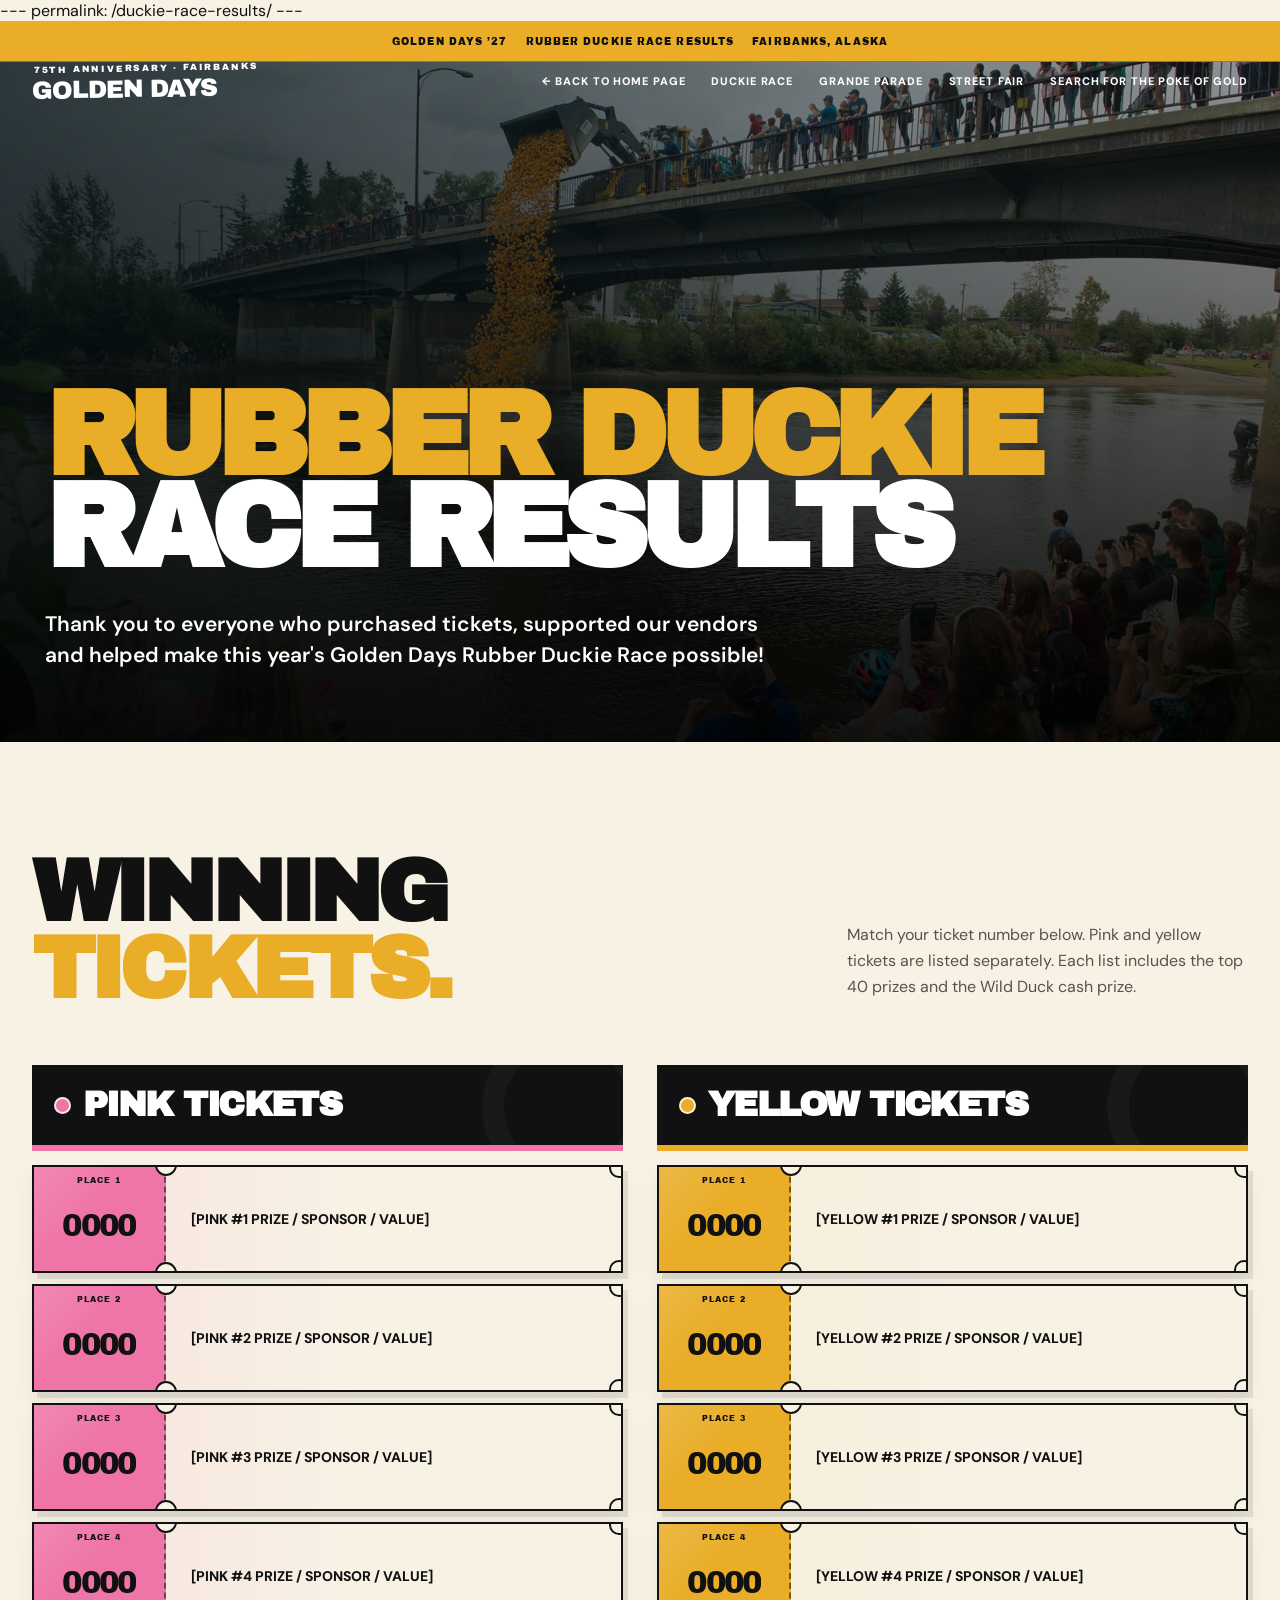
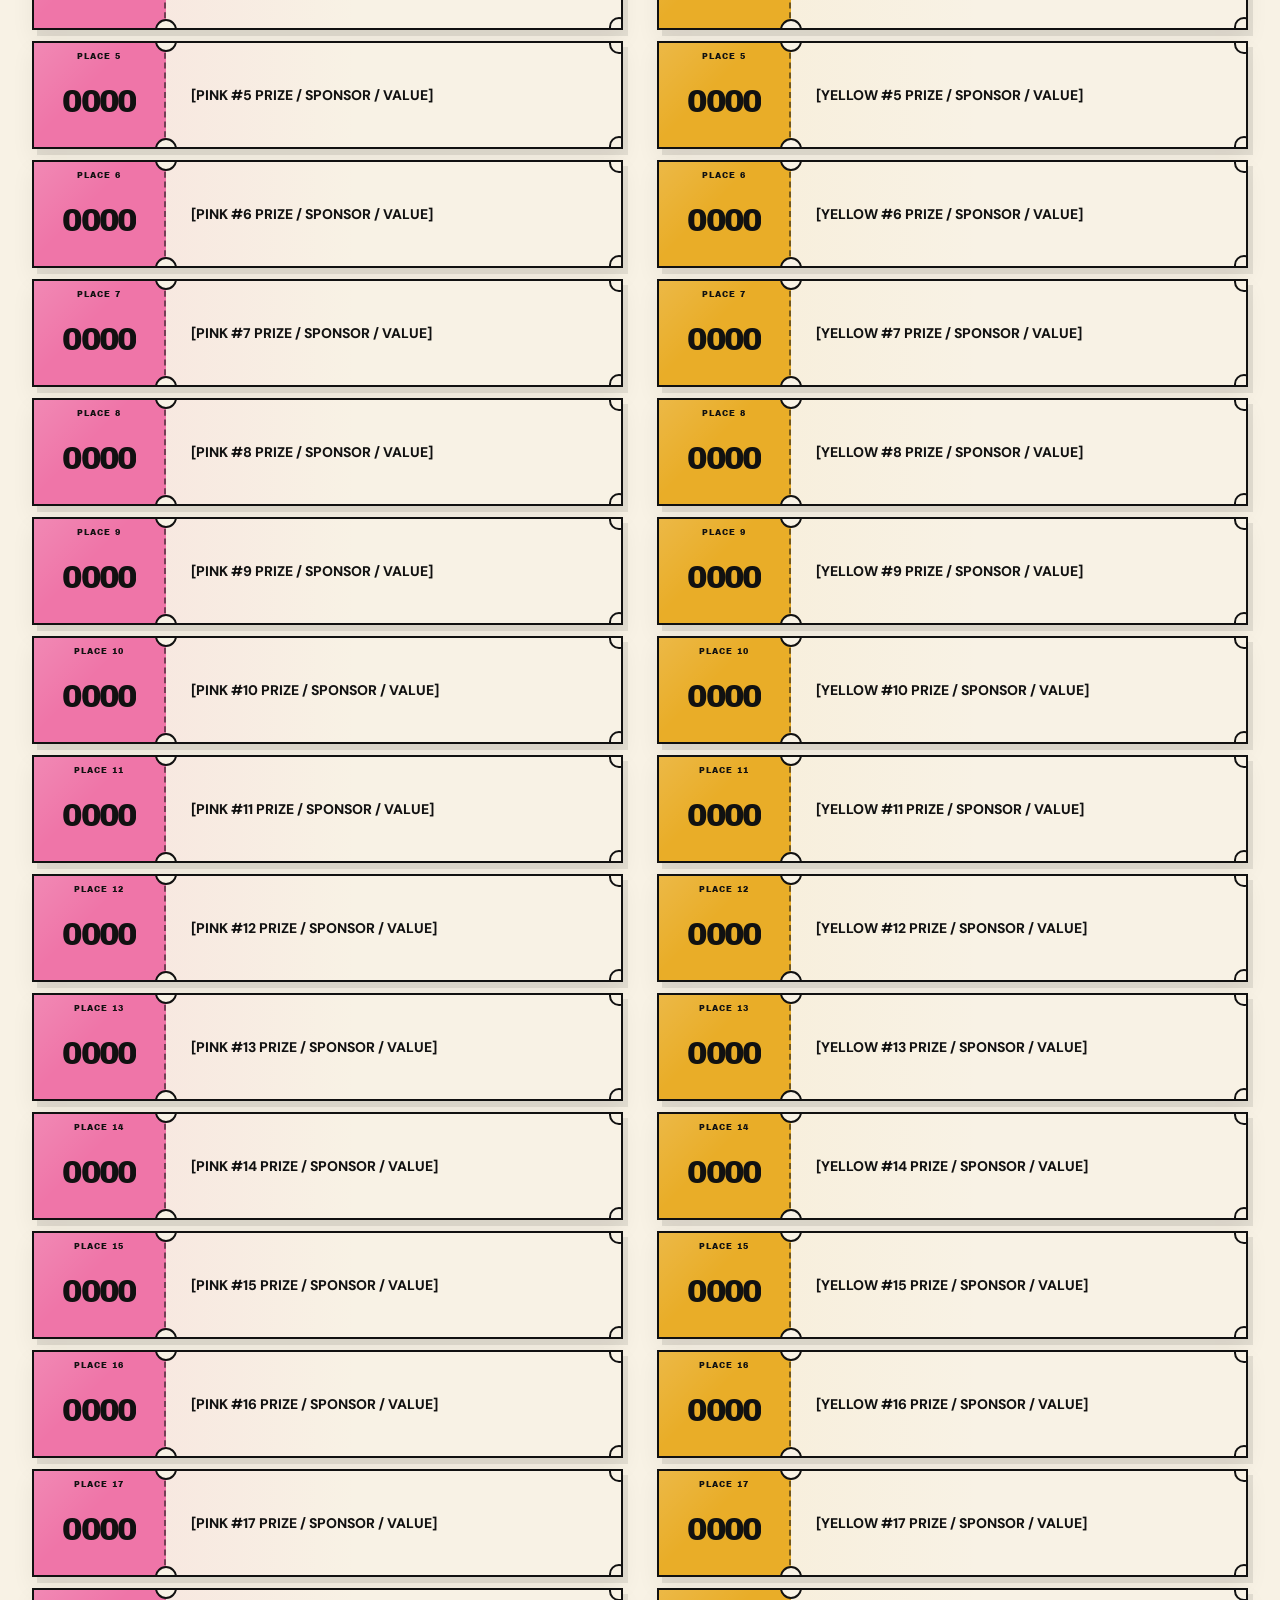
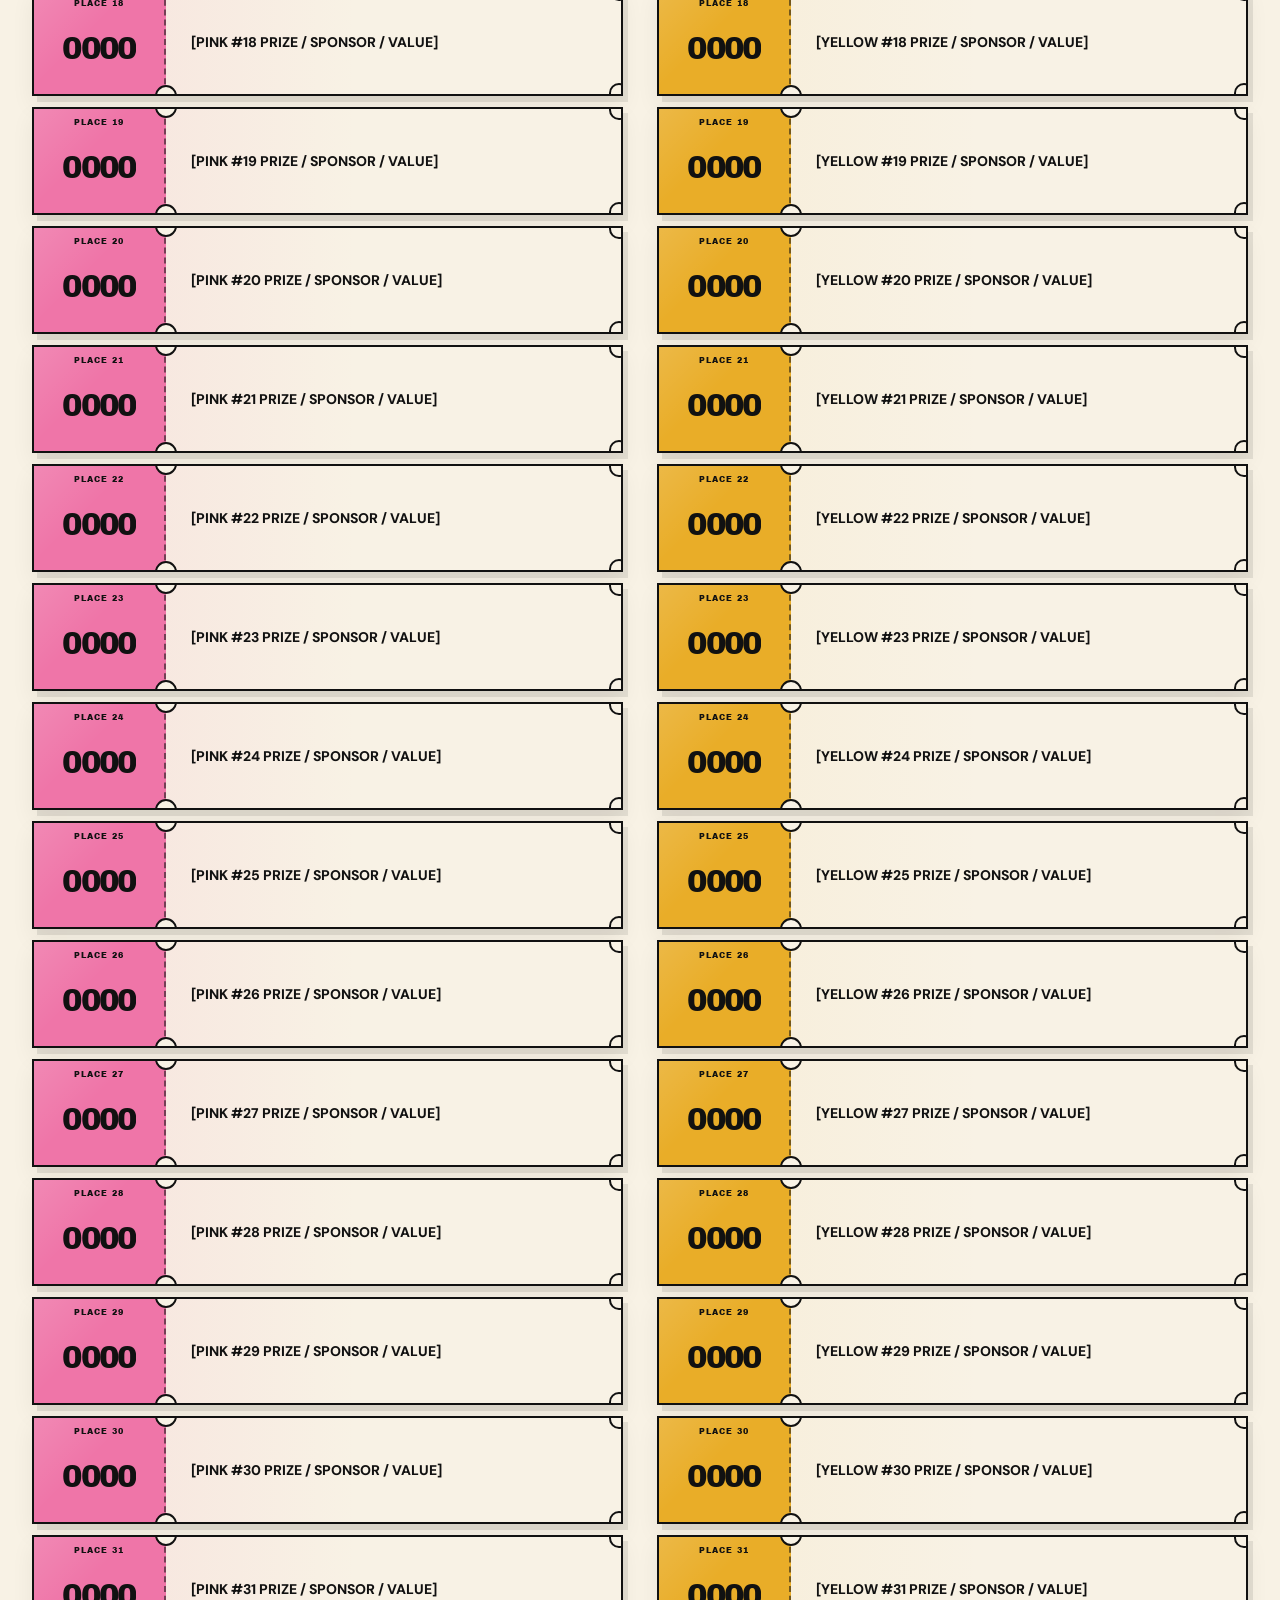
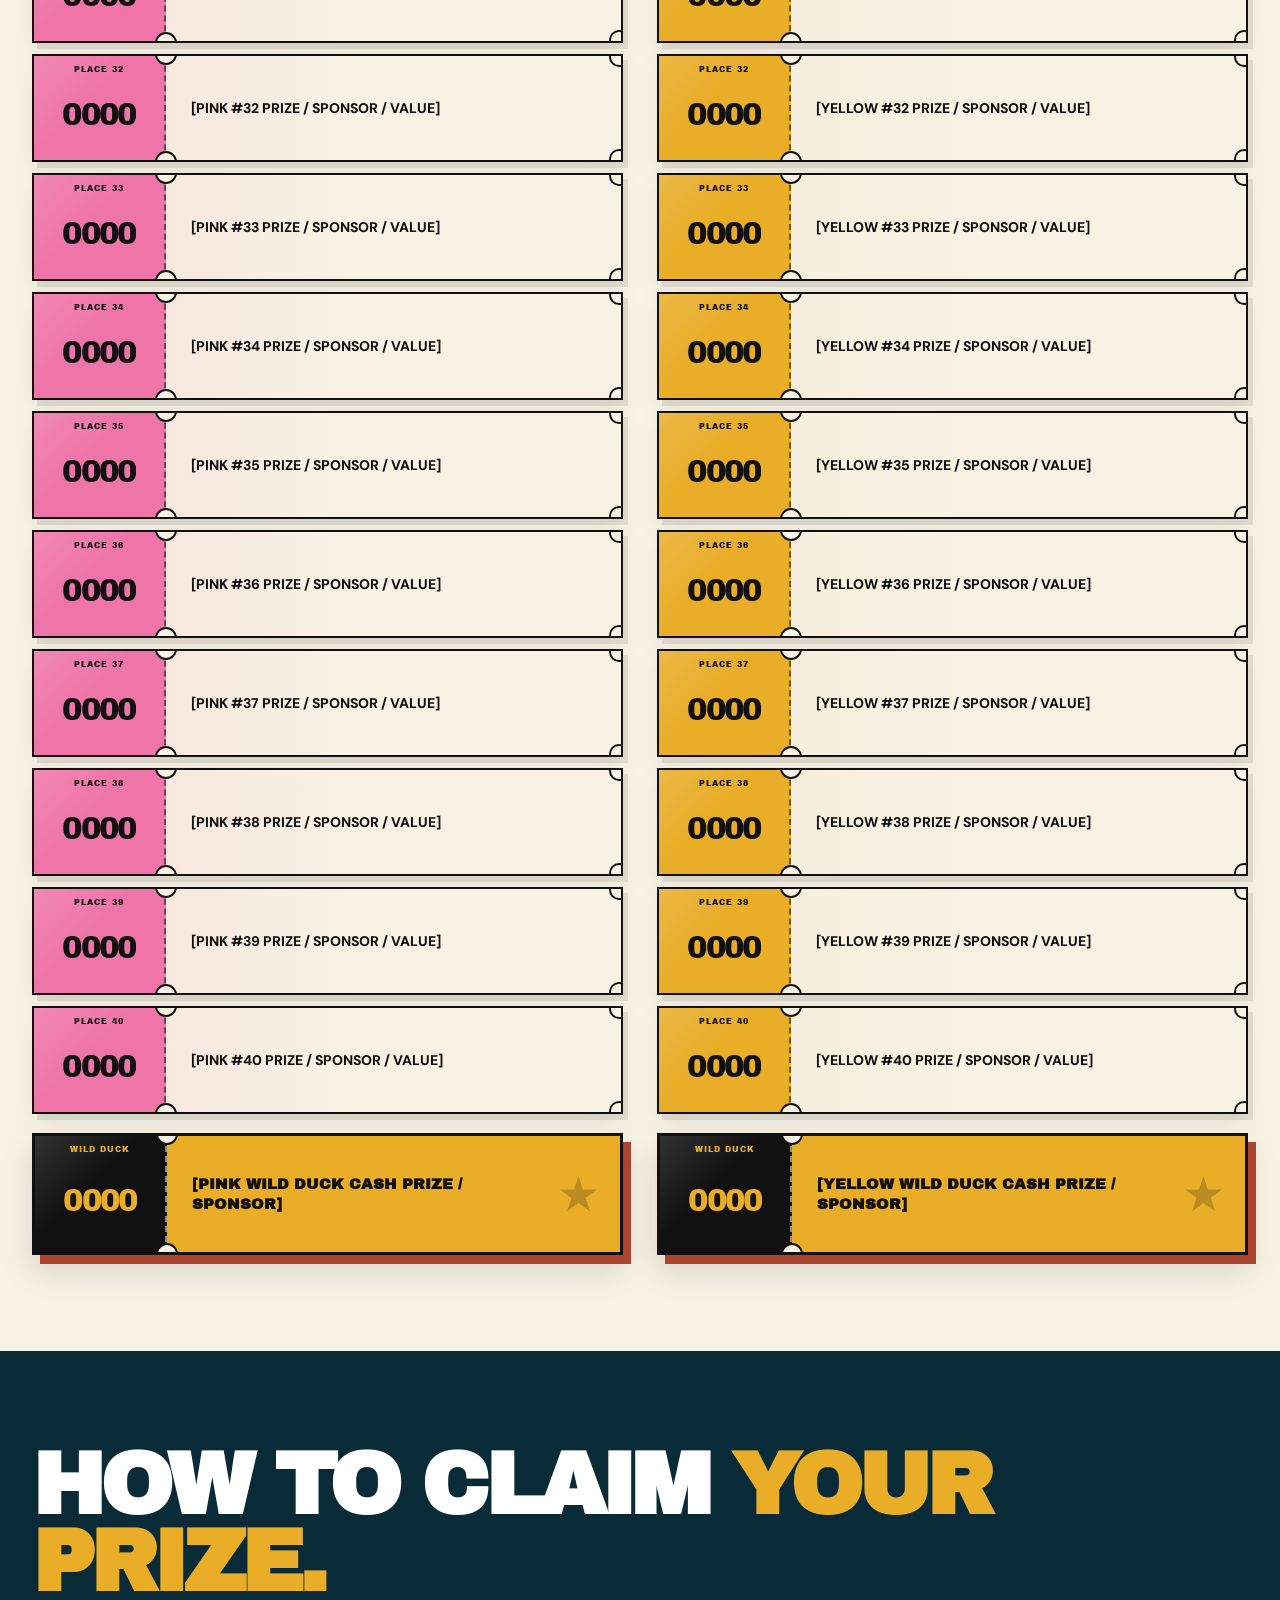
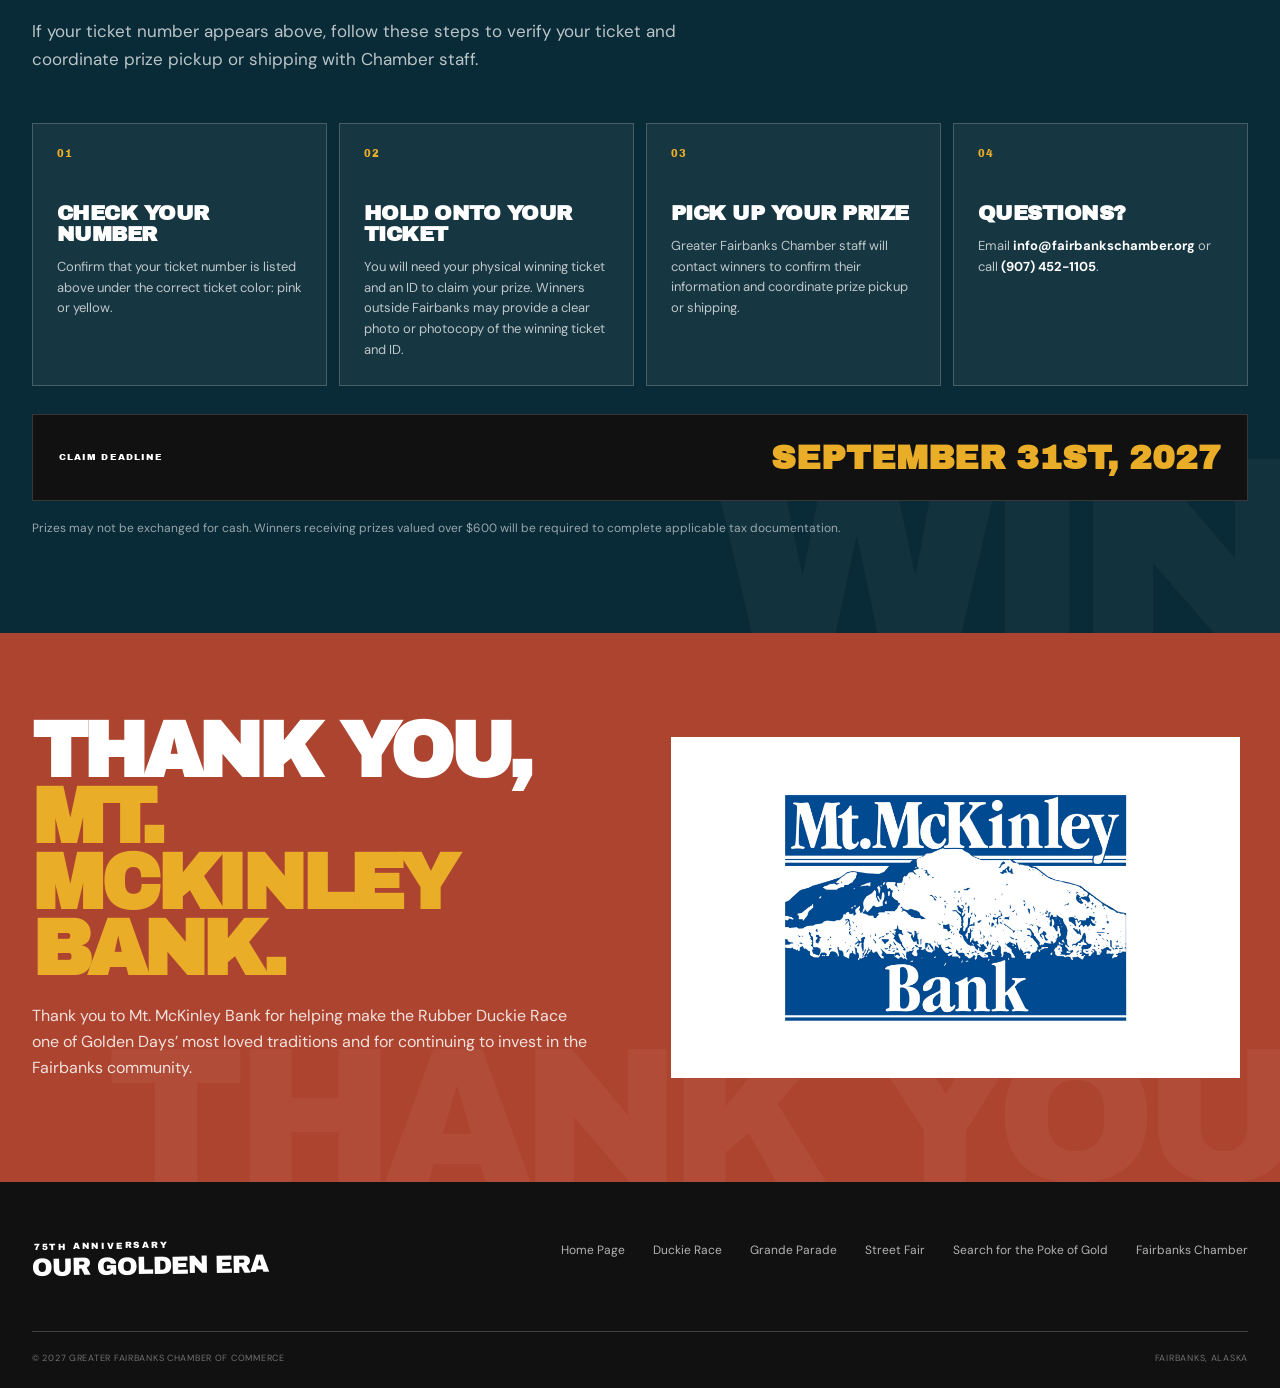
<file: duckie-race-results.html>
---
permalink: /duckie-race-results/
---

<!DOCTYPE html>
<html lang="en">
<head>
  <meta charset="UTF-8">
  <meta name="viewport" content="width=device-width, initial-scale=1.0">
  <meta name="description" content="2027 Golden Days Rubber Duckie Race official results and prize claim information.">
  <link rel="canonical" href="https://goldendaysfairbanks.com/duckie-race-results/">
  <title>2027 Rubber Duckie Race Results | Golden Days</title>

  <link rel="preconnect" href="https://fonts.googleapis.com">
  <link rel="preconnect" href="https://fonts.gstatic.com" crossorigin>
  <link href="https://fonts.googleapis.com/css2?family=Archivo+Black&family=DM+Sans:wght@400;500;600;700&display=swap" rel="stylesheet">

  <link rel="stylesheet" href="/event-pages.css?v=20260819-3">
</head>

<body class="duck-page results-page">

  <div class="page-topbar">
    <div class="shell">
      <span>GOLDEN DAYS ’27</span>
      <span>RUBBER DUCKIE RACE RESULTS</span>
      <span>FAIRBANKS, ALASKA</span>
    </div>
  </div>

  <header class="site-header">
    <nav class="nav shell">
      <a class="brand" href="/">
        <span class="brand-small">75TH ANNIVERSARY · FAIRBANKS</span>
        <span class="brand-large">GOLDEN DAYS</span>
      </a>

      <div class="nav-links">
        <a class="home-link" href="/">← Back to Home Page</a>
        <a href="/duckie-race/">Duckie Race</a>
        <a href="/parade/">Grande Parade</a>
        <a href="/street-fair/">Street Fair</a>
        <a href="/poke-of-gold/">Search for the Poke of Gold</a>
      </div>
    </nav>
  </header>

<main>
<!--
  ============================================================
  2027 RUBBER DUCKIE RACE RESULTS TEMPLATE

  UPDATE BEFORE PUBLISHING:
  1. [GOLDEN DAYS 2028 DATES]
  2. [2028 MAJOR EVENTS DATE]
  3. [2027 PRIZE CLAIM DEADLINE]
  4. Every ticket number and prize description in ticketData
  5. Optional Results Note — edit it or delete the entire block

  This uses the SAME .duck-page.results-page classes as the 2026
  page, so no new CSS is required if your results-page CSS is
  already loaded on the site.
  ============================================================
-->
<!--
  2027 Golden Days Rubber Duckie Race Results
  Uses event-pages-2-results.css, which contains the existing event-page CSS
  unchanged plus a scoped .results-page section appended at the end.
-->

  <!-- HERO -->
  <section class="event-hero results-hero">
    <div class="hero-content">
      <div class="shell">
        <h1 class="hero-title">
          <span class="gold">Rubber Duckie</span><br>
          Race Results
        </h1>

        <div class="hero-bottom">
          <p class="hero-intro">
            Thank you to everyone who purchased tickets, supported our vendors
            and helped make this year's Golden Days Rubber Duckie Race possible!
          </p>
        </div>
      </div>
    </div>
  </section>

  <!-- WINNERS -->
  <section class="section results-winners">
    <div class="shell">
      <p class="eyebrow"></p>

      <div class="results-heading-row">
        <h2 class="section-heading">Winning <em>Tickets.</em></h2>
        <p class="results-intro">
          Match your ticket number below. Pink and yellow tickets are listed
          separately. Each list includes the top 40 prizes and the Wild Duck cash prize.
        </p>
      </div>

      <div class="ticket-columns">
        <!-- PINK -->
        <div class="ticket-column">
          <div class="column-head">
            <div class="column-head-main">
              <span class="swatch pink" aria-hidden="true"></span>
              <h3>Pink Tickets</h3>
            </div>
            <small></small>
          </div>
          <div aria-label="Pink winning tickets" class="ticket-list" id="pink-list"></div>
        </div>

        <!-- YELLOW -->
        <div class="ticket-column">
          <div class="column-head">
            <div class="column-head-main">
              <span class="swatch yellow" aria-hidden="true"></span>
              <h3>Yellow Tickets</h3>
            </div>
            <small></small>
          </div>
          <div aria-label="Yellow winning tickets" class="ticket-list" id="yellow-list"></div>
        </div>
      </div>
    </div>
  </section>

  <!-- CLAIM -->
  <section class="section results-claim">
    <div class="shell">
      <h2 class="section-heading">How to Claim <em>Your Prize.</em></h2>
      <p class="results-claim-intro">
        If your ticket number appears above, follow these steps to verify your
        ticket and coordinate prize pickup or shipping with Chamber staff.
      </p>

      <div class="results-steps">
        <article class="results-step">
          <span class="results-step-number">01</span>
          <h3>Check Your Number</h3>
          <p>
            Confirm that your ticket number is listed above under the correct
            ticket color: pink or yellow.
          </p>
        </article>

        <article class="results-step">
          <span class="results-step-number">02</span>
          <h3>Hold Onto Your Ticket</h3>
          <p>
            You will need your physical winning ticket and an ID to claim your
            prize. Winners outside Fairbanks may provide a clear photo or
            photocopy of the winning ticket and ID.
          </p>
        </article>

        <article class="results-step">
          <span class="results-step-number">03</span>
          <h3>Pick Up Your Prize</h3>
          <p>
            Greater Fairbanks Chamber staff will contact winners to confirm their
            information and coordinate prize pickup or shipping.
          </p>
        </article>

        <article class="results-step">
          <span class="results-step-number">04</span>
          <h3>Questions?</h3>
          <p>
            Email <strong>info@fairbankschamber.org</strong> or call
            <strong>(907) 452-1105</strong>.
          </p>
        </article>
      </div>

      <div class="deadline-band results-deadline">
        <span>CLAIM DEADLINE</span>
        <strong>SEPTEMBER 31ST, 2027</strong>
      </div>

      <p style="margin:18px 0 0; color:rgba(255,255,255,.58); font-size:12px; line-height:1.55;">
        Prizes may not be exchanged for cash. Winners receiving prizes valued
        over $600 will be required to complete applicable tax documentation.
      </p>
    </div>
  </section>


<script>
  /*
   * ============================================================
   * 2027 RUBBER DUCKIE RACE WINNERS
   * 40 numbered prizes plus one Wild Duck prize for each color
   * ============================================================
   */

  const ticketData = {
    pink: [
      // Replace each 0000 below with the actual winning Pink ticket number.
      {
        place: "1",
        number: "0000",
        prize: "[PINK #1 PRIZE / SPONSOR / VALUE]"
      },
      {
        place: "2",
        number: "0000",
        prize: "[PINK #2 PRIZE / SPONSOR / VALUE]"
      },
      {
        place: "3",
        number: "0000",
        prize: "[PINK #3 PRIZE / SPONSOR / VALUE]"
      },
      {
        place: "4",
        number: "0000",
        prize: "[PINK #4 PRIZE / SPONSOR / VALUE]"
      },
      {
        place: "5",
        number: "0000",
        prize: "[PINK #5 PRIZE / SPONSOR / VALUE]"
      },
      {
        place: "6",
        number: "0000",
        prize: "[PINK #6 PRIZE / SPONSOR / VALUE]"
      },
      {
        place: "7",
        number: "0000",
        prize: "[PINK #7 PRIZE / SPONSOR / VALUE]"
      },
      {
        place: "8",
        number: "0000",
        prize: "[PINK #8 PRIZE / SPONSOR / VALUE]"
      },
      {
        place: "9",
        number: "0000",
        prize: "[PINK #9 PRIZE / SPONSOR / VALUE]"
      },
      {
        place: "10",
        number: "0000",
        prize: "[PINK #10 PRIZE / SPONSOR / VALUE]"
      },
      {
        place: "11",
        number: "0000",
        prize: "[PINK #11 PRIZE / SPONSOR / VALUE]"
      },
      {
        place: "12",
        number: "0000",
        prize: "[PINK #12 PRIZE / SPONSOR / VALUE]"
      },
      {
        place: "13",
        number: "0000",
        prize: "[PINK #13 PRIZE / SPONSOR / VALUE]"
      },
      {
        place: "14",
        number: "0000",
        prize: "[PINK #14 PRIZE / SPONSOR / VALUE]"
      },
      {
        place: "15",
        number: "0000",
        prize: "[PINK #15 PRIZE / SPONSOR / VALUE]"
      },
      {
        place: "16",
        number: "0000",
        prize: "[PINK #16 PRIZE / SPONSOR / VALUE]"
      },
      {
        place: "17",
        number: "0000",
        prize: "[PINK #17 PRIZE / SPONSOR / VALUE]"
      },
      {
        place: "18",
        number: "0000",
        prize: "[PINK #18 PRIZE / SPONSOR / VALUE]"
      },
      {
        place: "19",
        number: "0000",
        prize: "[PINK #19 PRIZE / SPONSOR / VALUE]"
      },
      {
        place: "20",
        number: "0000",
        prize: "[PINK #20 PRIZE / SPONSOR / VALUE]"
      },
      {
        place: "21",
        number: "0000",
        prize: "[PINK #21 PRIZE / SPONSOR / VALUE]"
      },
      {
        place: "22",
        number: "0000",
        prize: "[PINK #22 PRIZE / SPONSOR / VALUE]"
      },
      {
        place: "23",
        number: "0000",
        prize: "[PINK #23 PRIZE / SPONSOR / VALUE]"
      },
      {
        place: "24",
        number: "0000",
        prize: "[PINK #24 PRIZE / SPONSOR / VALUE]"
      },
      {
        place: "25",
        number: "0000",
        prize: "[PINK #25 PRIZE / SPONSOR / VALUE]"
      },
      {
        place: "26",
        number: "0000",
        prize: "[PINK #26 PRIZE / SPONSOR / VALUE]"
      },
      {
        place: "27",
        number: "0000",
        prize: "[PINK #27 PRIZE / SPONSOR / VALUE]"
      },
      {
        place: "28",
        number: "0000",
        prize: "[PINK #28 PRIZE / SPONSOR / VALUE]"
      },
      {
        place: "29",
        number: "0000",
        prize: "[PINK #29 PRIZE / SPONSOR / VALUE]"
      },
      {
        place: "30",
        number: "0000",
        prize: "[PINK #30 PRIZE / SPONSOR / VALUE]"
      },
      {
        place: "31",
        number: "0000",
        prize: "[PINK #31 PRIZE / SPONSOR / VALUE]"
      },
      {
        place: "32",
        number: "0000",
        prize: "[PINK #32 PRIZE / SPONSOR / VALUE]"
      },
      {
        place: "33",
        number: "0000",
        prize: "[PINK #33 PRIZE / SPONSOR / VALUE]"
      },
      {
        place: "34",
        number: "0000",
        prize: "[PINK #34 PRIZE / SPONSOR / VALUE]"
      },
      {
        place: "35",
        number: "0000",
        prize: "[PINK #35 PRIZE / SPONSOR / VALUE]"
      },
      {
        place: "36",
        number: "0000",
        prize: "[PINK #36 PRIZE / SPONSOR / VALUE]"
      },
      {
        place: "37",
        number: "0000",
        prize: "[PINK #37 PRIZE / SPONSOR / VALUE]"
      },
      {
        place: "38",
        number: "0000",
        prize: "[PINK #38 PRIZE / SPONSOR / VALUE]"
      },
      {
        place: "39",
        number: "0000",
        prize: "[PINK #39 PRIZE / SPONSOR / VALUE]"
      },
      {
        place: "40",
        number: "0000",
        prize: "[PINK #40 PRIZE / SPONSOR / VALUE]"
      },
      {
        place: "Wild Duck",
        number: "0000",
        prize: "[PINK WILD DUCK CASH PRIZE / SPONSOR]",
        wild: true
      }
    ],

    yellow: [
      // Replace each 0000 below with the actual winning Yellow ticket number.
      {
        place: "1",
        number: "0000",
        prize: "[YELLOW #1 PRIZE / SPONSOR / VALUE]"
      },
      {
        place: "2",
        number: "0000",
        prize: "[YELLOW #2 PRIZE / SPONSOR / VALUE]"
      },
      {
        place: "3",
        number: "0000",
        prize: "[YELLOW #3 PRIZE / SPONSOR / VALUE]"
      },
      {
        place: "4",
        number: "0000",
        prize: "[YELLOW #4 PRIZE / SPONSOR / VALUE]"
      },
      {
        place: "5",
        number: "0000",
        prize: "[YELLOW #5 PRIZE / SPONSOR / VALUE]"
      },
      {
        place: "6",
        number: "0000",
        prize: "[YELLOW #6 PRIZE / SPONSOR / VALUE]"
      },
      {
        place: "7",
        number: "0000",
        prize: "[YELLOW #7 PRIZE / SPONSOR / VALUE]"
      },
      {
        place: "8",
        number: "0000",
        prize: "[YELLOW #8 PRIZE / SPONSOR / VALUE]"
      },
      {
        place: "9",
        number: "0000",
        prize: "[YELLOW #9 PRIZE / SPONSOR / VALUE]"
      },
      {
        place: "10",
        number: "0000",
        prize: "[YELLOW #10 PRIZE / SPONSOR / VALUE]"
      },
      {
        place: "11",
        number: "0000",
        prize: "[YELLOW #11 PRIZE / SPONSOR / VALUE]"
      },
      {
        place: "12",
        number: "0000",
        prize: "[YELLOW #12 PRIZE / SPONSOR / VALUE]"
      },
      {
        place: "13",
        number: "0000",
        prize: "[YELLOW #13 PRIZE / SPONSOR / VALUE]"
      },
      {
        place: "14",
        number: "0000",
        prize: "[YELLOW #14 PRIZE / SPONSOR / VALUE]"
      },
      {
        place: "15",
        number: "0000",
        prize: "[YELLOW #15 PRIZE / SPONSOR / VALUE]"
      },
      {
        place: "16",
        number: "0000",
        prize: "[YELLOW #16 PRIZE / SPONSOR / VALUE]"
      },
      {
        place: "17",
        number: "0000",
        prize: "[YELLOW #17 PRIZE / SPONSOR / VALUE]"
      },
      {
        place: "18",
        number: "0000",
        prize: "[YELLOW #18 PRIZE / SPONSOR / VALUE]"
      },
      {
        place: "19",
        number: "0000",
        prize: "[YELLOW #19 PRIZE / SPONSOR / VALUE]"
      },
      {
        place: "20",
        number: "0000",
        prize: "[YELLOW #20 PRIZE / SPONSOR / VALUE]"
      },
      {
        place: "21",
        number: "0000",
        prize: "[YELLOW #21 PRIZE / SPONSOR / VALUE]"
      },
      {
        place: "22",
        number: "0000",
        prize: "[YELLOW #22 PRIZE / SPONSOR / VALUE]"
      },
      {
        place: "23",
        number: "0000",
        prize: "[YELLOW #23 PRIZE / SPONSOR / VALUE]"
      },
      {
        place: "24",
        number: "0000",
        prize: "[YELLOW #24 PRIZE / SPONSOR / VALUE]"
      },
      {
        place: "25",
        number: "0000",
        prize: "[YELLOW #25 PRIZE / SPONSOR / VALUE]"
      },
      {
        place: "26",
        number: "0000",
        prize: "[YELLOW #26 PRIZE / SPONSOR / VALUE]"
      },
      {
        place: "27",
        number: "0000",
        prize: "[YELLOW #27 PRIZE / SPONSOR / VALUE]"
      },
      {
        place: "28",
        number: "0000",
        prize: "[YELLOW #28 PRIZE / SPONSOR / VALUE]"
      },
      {
        place: "29",
        number: "0000",
        prize: "[YELLOW #29 PRIZE / SPONSOR / VALUE]"
      },
      {
        place: "30",
        number: "0000",
        prize: "[YELLOW #30 PRIZE / SPONSOR / VALUE]"
      },
      {
        place: "31",
        number: "0000",
        prize: "[YELLOW #31 PRIZE / SPONSOR / VALUE]"
      },
      {
        place: "32",
        number: "0000",
        prize: "[YELLOW #32 PRIZE / SPONSOR / VALUE]"
      },
      {
        place: "33",
        number: "0000",
        prize: "[YELLOW #33 PRIZE / SPONSOR / VALUE]"
      },
      {
        place: "34",
        number: "0000",
        prize: "[YELLOW #34 PRIZE / SPONSOR / VALUE]"
      },
      {
        place: "35",
        number: "0000",
        prize: "[YELLOW #35 PRIZE / SPONSOR / VALUE]"
      },
      {
        place: "36",
        number: "0000",
        prize: "[YELLOW #36 PRIZE / SPONSOR / VALUE]"
      },
      {
        place: "37",
        number: "0000",
        prize: "[YELLOW #37 PRIZE / SPONSOR / VALUE]"
      },
      {
        place: "38",
        number: "0000",
        prize: "[YELLOW #38 PRIZE / SPONSOR / VALUE]"
      },
      {
        place: "39",
        number: "0000",
        prize: "[YELLOW #39 PRIZE / SPONSOR / VALUE]"
      },
      {
        place: "40",
        number: "0000",
        prize: "[YELLOW #40 PRIZE / SPONSOR / VALUE]"
      },
      {
        place: "Wild Duck",
        number: "0000",
        prize: "[YELLOW WILD DUCK CASH PRIZE / SPONSOR]",
        wild: true
      }
    ]
  };

  /*
   * Escape text before inserting it into the page.
   * This prevents special characters in prize names from breaking the HTML.
   */
  function escapeHtml(value) {
    return String(value)
      .replace(/&/g, '&amp;')
      .replace(/</g, '&lt;')
      .replace(/>/g, '&gt;')
      .replace(/"/g, '&quot;')
      .replace(/'/g, '&#039;');
  }

  function renderTickets(list, containerId, colorClass) {
    const container = document.getElementById(containerId);

    if (!container) {
      console.error(`Ticket container not found: ${containerId}`);
      return;
    }

    container.innerHTML = list.map((item) => {
      const placeLabel = item.wild
        ? 'Wild Duck'
        : `Place ${escapeHtml(item.place)}`;

      const extraClass = item.wild ? ' wild-duck' : '';

      return `
        <div
          class="ticket ${colorClass}${extraClass}"
          tabindex="0"
          aria-label="${escapeHtml(placeLabel)}, ticket ${escapeHtml(item.number)}: ${escapeHtml(item.prize)}"
        >
          <div class="num-block">
            <span class="place-label">${escapeHtml(placeLabel)}</span>
            <span class="num">${escapeHtml(item.number)}</span>
          </div>

          <span class="notch top" aria-hidden="true"></span>
          <span class="notch bottom" aria-hidden="true"></span>

          <div class="prize-block">
            <span class="prize">${escapeHtml(item.prize)}</span>
          </div>
        </div>
      `;
    }).join('');
  }

  /*
   * Wait until the page has loaded before trying to find the ticket lists.
   * This also makes the code safer when pasted into a website editor.
   */
  function initializeTicketResults() {
    renderTickets(ticketData.pink, 'pink-list', 'pink');
    renderTickets(ticketData.yellow, 'yellow-list', 'yellow');
  }

  if (document.readyState === 'loading') {
    document.addEventListener(
      'DOMContentLoaded',
      initializeTicketResults
    );
  } else {
    initializeTicketResults();
  }
</script>

<section class="sponsor-section">
      <div class="shell sponsor-grid">
        <div class="sponsor-copy">
          <h2>THANK YOU,<br><em>MT. McKINLEY BANK.</em></h2>
          <p>
            Thank you to Mt. McKinley Bank for helping make the Rubber Duckie Race one of Golden Days’ most loved traditions and for continuing to invest in the Fairbanks community.
          </p>
        </div>

        <div class="sponsor-logo-box">
          <!-- Upload sponsor logo as mt-mckinley-bank-logo.png -->
          <img src="/duck-race-sponsor.png" alt="Mt. McKinley Bank logo"
               onerror="this.style.display='none'">
        </div>
      </div>
    </section>

</main>


  <footer class="page-footer">
    <div class="shell">
      <div class="footer-top">
        <a class="brand" href="/">
          <span class="brand-small">75TH ANNIVERSARY</span>
          <span class="brand-large">OUR GOLDEN ERA</span>
        </a>

        <div class="footer-links">
          <a href="/">Home Page</a>
          <a href="/duckie-race/">Duckie Race</a>
          <a href="/parade/">Grande Parade</a>
          <a href="/street-fair/">Street Fair</a>
          <a href="/poke-of-gold/">Search for the Poke of Gold</a>
          <a href="https://www.fairbankschamber.org/">Fairbanks Chamber</a>
        </div>
      </div>

      <div class="footer-bottom">
        <span>© 2027 GREATER FAIRBANKS CHAMBER OF COMMERCE</span>
        <span>FAIRBANKS, ALASKA</span>
      </div>
    </div>
  </footer>

</body>
</html>
</file>
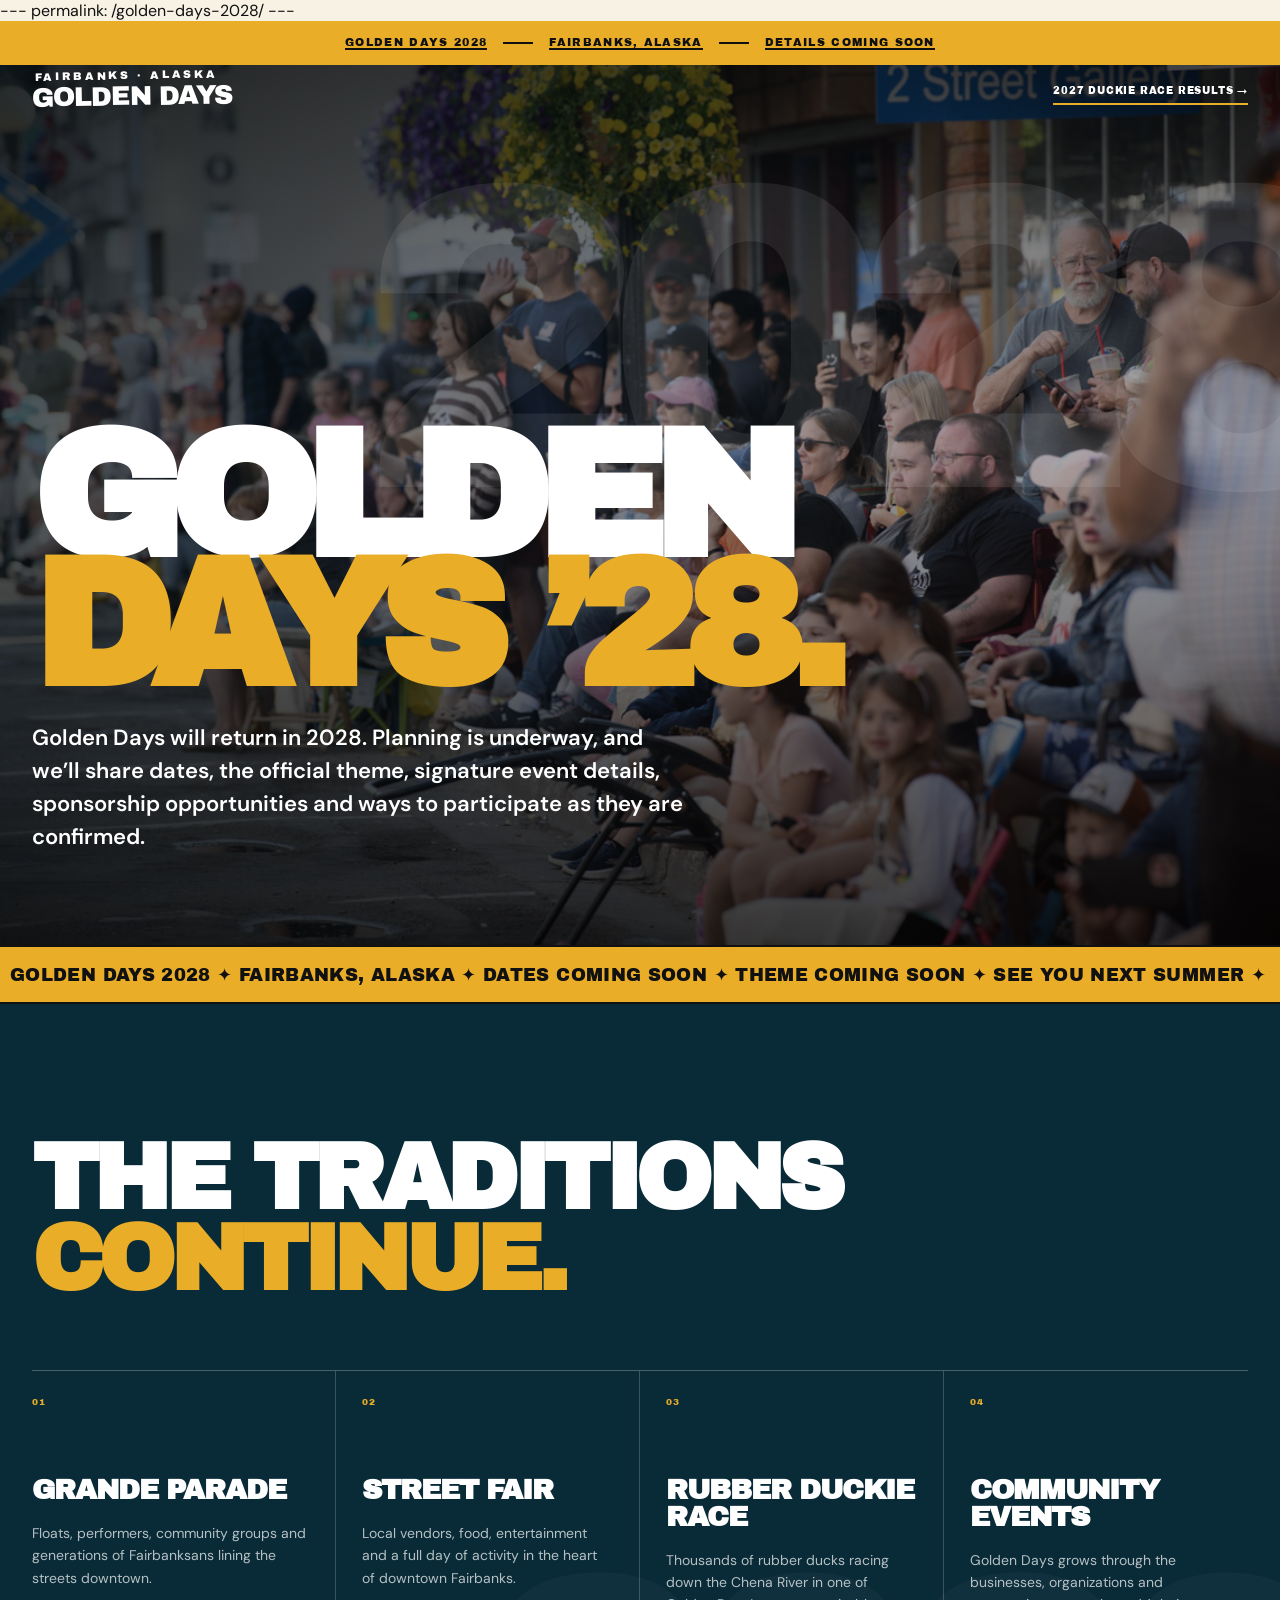
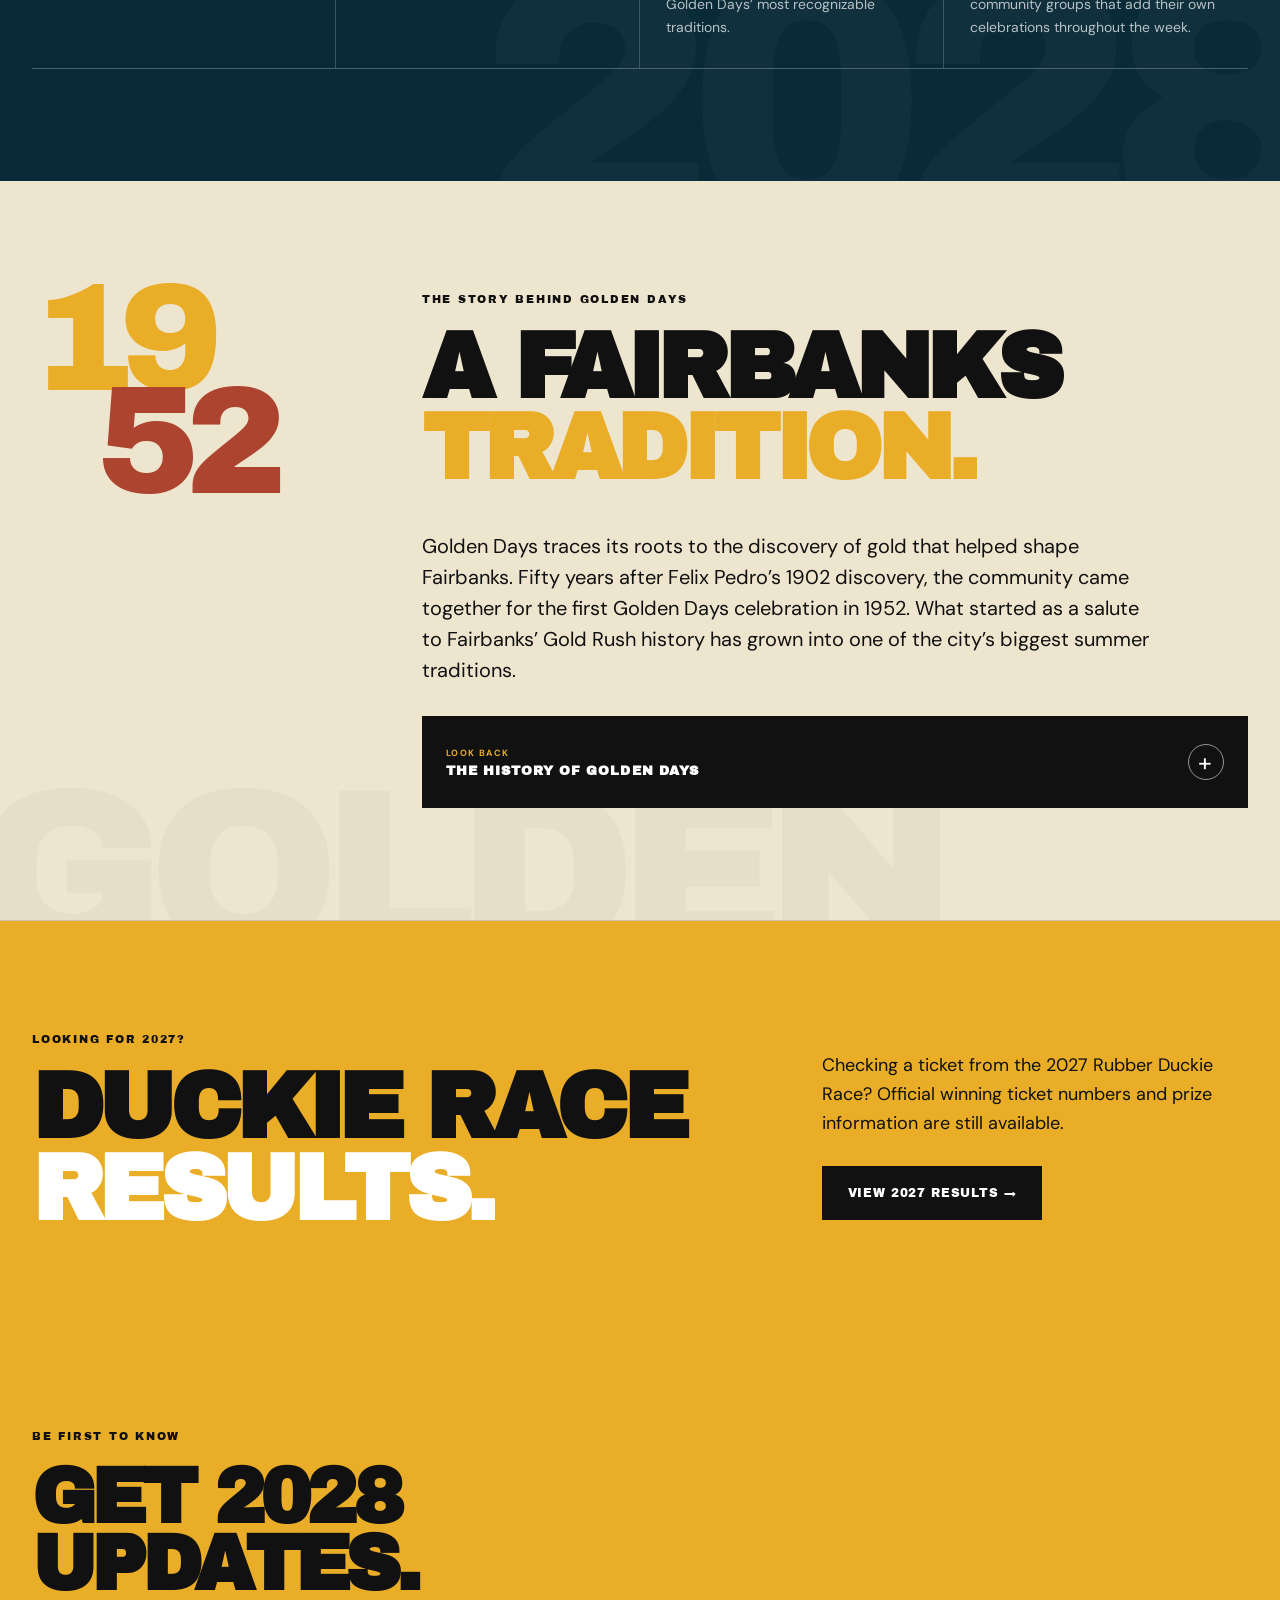
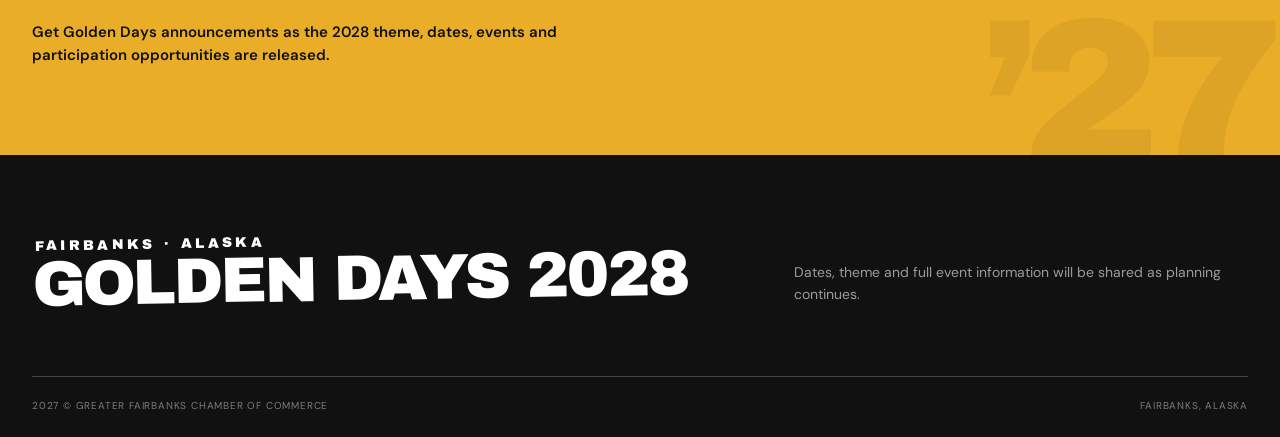
<file: golden-days-2028.html>
---
permalink: /golden-days-2028/
---

<!DOCTYPE html>
<html lang="en">
<head>
  <meta charset="UTF-8" />
  <meta name="viewport" content="width=device-width, initial-scale=1.0" />

  <script>
    const path = window.location.pathname;

    if (path === "/index.html" || path === "/index") {
      window.location.replace("/");
    }
  </script>

  <title>Golden Days 2028 | Fairbanks, Alaska</title>
  <meta
    name="description"
    content="Golden Days 2028 is coming to Fairbanks, Alaska. Dates, theme, events and participation information will be announced as planning continues."
  />
  <link rel="canonical" href="https://goldendaysfairbanks.com/golden-days-2028/" />

  <link
    rel="icon"
    type="image/png"
    href="https://raw.githubusercontent.com/jnelson2003/goldendays/main/anniversary-seal.png"
  />
  <link
    rel="apple-touch-icon"
    href="https://raw.githubusercontent.com/jnelson2003/goldendays/main/anniversary-seal.png"
  />

  <meta property="og:type" content="website" />
  <meta property="og:site_name" content="Golden Days" />
  <meta property="og:title" content="Golden Days 2028 | Fairbanks, Alaska" />
  <meta
    property="og:description"
    content="Golden Days returns in 2028. Dates, theme, events and participation information will be announced as planning continues."
  />
  <meta
    property="og:image"
    content="https://raw.githubusercontent.com/jnelson2003/goldendays/main/parade.jpg"
  />
  <meta property="og:image:alt" content="Golden Days celebration in Fairbanks, Alaska" />

  <meta name="twitter:card" content="summary_large_image" />
  <meta name="twitter:title" content="Golden Days 2028 | Fairbanks, Alaska" />
  <meta
    name="twitter:description"
    content="Golden Days returns in 2028. Dates, theme and event details are coming soon."
  />
  <meta
    name="twitter:image"
    content="https://raw.githubusercontent.com/jnelson2003/goldendays/main/parade.jpg"
  />

  <!-- Replace G-XXXXXXXXXX with your GA4 Measurement ID when ready. -->
  <script async src="https://www.googletagmanager.com/gtag/js?id=G-XXXXXXXXXX"></script>
  <script>
    window.dataLayer = window.dataLayer || [];
    function gtag(){dataLayer.push(arguments);}
    gtag('js', new Date());
    gtag('config', 'G-XXXXXXXXXX');
  </script>

  <link rel="preconnect" href="https://fonts.googleapis.com">
  <link rel="preconnect" href="https://fonts.gstatic.com" crossorigin>
  <link
    href="https://fonts.googleapis.com/css2?family=Archivo+Black&family=DM+Sans:wght@400;500;600;700&display=swap"
    rel="stylesheet"
  >
  <link rel="stylesheet" href="/styles-2028.css?v=2028-preview-3" />
</head>

<body class="preview-2028">

  <!-- =========================================================
       ANNOUNCEMENT BAR
  ========================================================== -->
  <div class="announcement preview-banner">
    <div class="preview-banner-inner">
      <span>GOLDEN DAYS 2028</span>
      <span class="preview-banner-divider" aria-hidden="true"></span>
      <span>FAIRBANKS, ALASKA</span>
      <span class="preview-banner-divider" aria-hidden="true"></span>
      <span>DETAILS COMING SOON</span>
    </div>
  </div>

  <!-- =========================================================
       HEADER
       Intentionally minimal for the off-season preview page.
  ========================================================== -->
  <header class="site-header preview-header" id="top">
    <nav class="nav shell" aria-label="Main navigation">
      <a class="brand" href="#top" aria-label="Golden Days 2028 home">
        <span class="brand-small">FAIRBANKS · ALASKA</span>
        <span class="brand-large">GOLDEN DAYS</span>
      </a>

      <a class="preview-results-link" href="/duckie-race-results/">
        2027 DUCKIE RACE RESULTS →
      </a>
    </nav>
  </header>

  <main>

    <!-- =========================================================
         2028 HERO
    ========================================================== -->
<section class="hero preview-hero">
  <div class="hero-image"></div>
  <div class="hero-overlay"></div>
  <div class="preview-year-watermark" aria-hidden="true">2028</div>

  <div class="hero-content shell">
    <div class="preview-hero-main">
      <p class="hero-overline"></p>

      <h1 class="preview-title">
        GOLDEN<br>
        <span>DAYS ’28.</span>
      </h1>

      <p class="preview-hero-copy">
        Golden Days will return in 2028. Planning is underway, and we’ll share
        dates, the official theme, signature event details, sponsorship
        opportunities and ways to participate as they are confirmed.
      </p>
    </div>
  </div>
</section>

    <!-- =========================================================
         TICKER
    ========================================================== -->
    <section class="ticker" aria-label="Golden Days 2028 preview">
      <div class="ticker-track">
        <span>GOLDEN DAYS 2028 ✦ FAIRBANKS, ALASKA ✦ DATES COMING SOON ✦ THEME COMING SOON ✦ SEE YOU NEXT SUMMER ✦</span>
        <span aria-hidden="true">GOLDEN DAYS 2028 ✦ FAIRBANKS, ALASKA ✦ DATES COMING SOON ✦ THEME COMING SOON ✦ SEE YOU NEXT SUMMER ✦</span>
      </div>
    </section>


    <!-- =========================================================
         WHAT TO EXPECT
         Informational only — intentionally no links.
    ========================================================== -->
    <section class="section preview-traditions">
      <div class="shell">
        <p class="eyebrow light"></p>

        <h2 class="display-heading light preview-traditions-heading">
          THE TRADITIONS<br>
          <em>CONTINUE.</em>
        </h2>

        <div class="preview-tradition-grid">
          <article>
            <span>01</span>
            <h3>GRANDE PARADE</h3>
            <p>
              Floats, performers, community groups and generations of Fairbanksans
              lining the streets downtown.
            </p>
          </article>

          <article>
            <span>02</span>
            <h3>STREET FAIR</h3>
            <p>
              Local vendors, food, entertainment and a full day of activity in the
              heart of downtown Fairbanks.
            </p>
          </article>

          <article>
            <span>03</span>
            <h3>RUBBER DUCKIE RACE</h3>
            <p>
              Thousands of rubber ducks racing down the Chena River in one of Golden
              Days’ most recognizable traditions.
            </p>
          </article>

          <article>
            <span>04</span>
            <h3>COMMUNITY EVENTS</h3>
            <p>
              Golden Days grows through the businesses, organizations and community
              groups that add their own celebrations throughout the week.
            </p>
          </article>
        </div>
      </div>
    </section>

    <!-- =========================================================
         HISTORY
    ========================================================== -->
    <section class="anniversary-story section" id="history">
      <div class="shell">
        <div class="preview-history-grid">

          <div class="preview-history-mark" aria-hidden="true">
            <span>19</span>
            <span>52</span>
          </div>

          <div class="anniversary-copy">
            <p class="eyebrow">THE STORY BEHIND GOLDEN DAYS</p>

            <h2 class="display-heading">
              A FAIRBANKS<br>
              <em>TRADITION.</em>
            </h2>

            <p class="intro-copy">
              Golden Days traces its roots to the discovery of gold that helped shape
              Fairbanks. Fifty years after Felix Pedro’s 1902 discovery, the community
              came together for the first Golden Days celebration in 1952. What started
              as a salute to Fairbanks’ Gold Rush history has grown into one of the
              city’s biggest summer traditions.
            </p>

            <details class="history-dropdown">
              <summary>
                <span class="history-summary-copy">
                  <small>LOOK BACK</small>
                  <strong>THE HISTORY OF GOLDEN DAYS</strong>
                </span>
                <span class="history-toggle" aria-hidden="true">+</span>
              </summary>

              <div class="history-dropdown-content">
                <p>
                  Golden Days celebrates the history of Fairbanks and the events that
                  helped shape our community. In 1901, E.T. Barnette established a
                  trading post along the Chena River. The following summer, Italian
                  immigrant prospector Felix Pedro discovered paying quantities of gold
                  about 12 miles north of the settlement.
                </p>

                <p>
                  News of the July 1902 discovery spread quickly, bringing prospectors
                  to the Tanana Valley and helping transform the small trading post into
                  the growing community of Fairbanks. Fifty years later, in 1952,
                  Golden Days began as a community celebration honoring Fairbanks’
                  Gold Rush and pioneer heritage.
                </p>

                <p>
                  Over the decades, the celebration has grown to include the Grande
                  Parade, downtown Street Fair, community events and the Rubber Duckie
                  Race, which joined Golden Days in 1985.
                </p>

                <p class="history-finale">
                  The details change from year to year, but the heart of Golden Days
                  remains the same: <strong>Fairbanks celebrating Fairbanks.</strong>
                </p>
              </div>
            </details>
          </div>

        </div>
      </div>
    </section>

    <!-- =========================================================
         2027 RESULTS CTA
         The only page link on the 2028 preview site.
    ========================================================== -->
    <section class="section preview-results-section">
      <div class="shell preview-results-grid">
        <div>
          <p class="eyebrow">LOOKING FOR 2027?</p>
          <h2 class="display-heading">
            DUCKIE RACE<br>
            <em>RESULTS.</em>
          </h2>
        </div>

        <div class="preview-results-copy">
          <p>
            Checking a ticket from the 2027 Rubber Duckie Race? Official winning
            ticket numbers and prize information are still available.
          </p>

          <a class="button button-dark preview-results-button" href="/duckie-race-results/">
            VIEW 2027 RESULTS →
          </a>
        </div>
      </div>
    </section>

    <!-- =========================================================
         NEWSLETTER
    ========================================================== -->
    <section class="newsletter" id="newsletter">
      <div class="shell newsletter-grid">
        <div>
          <p class="eyebrow">BE FIRST TO KNOW</p>
          <h2>GET 2028 UPDATES.</h2>
          <p class="newsletter-copy">
            Get Golden Days announcements as the 2028 theme, dates, events and
            participation opportunities are released.
          </p>
        </div>

        <div class="golden-ctct-form">
          <div
            class="ctct-inline-form"
            data-form-id="ff1c7f14-ba52-492a-a2cf-0cb384e44406">
          </div>
        </div>
      </div>
    </section>

  </main>

  <!-- =========================================================
       FOOTER
       No page links on the 2028 preview.
  ========================================================== -->
  <footer class="footer preview-footer">
    <div class="shell">
      <div class="preview-footer-top">
        <div class="brand footer-brand">
          <span class="brand-small">FAIRBANKS · ALASKA</span>
          <span class="brand-large">GOLDEN DAYS 2028</span>
        </div>

        <p>
          Dates, theme and full event information will be shared as planning continues.
        </p>
      </div>

      <div class="footer-bottom">
        <span>2027 © <span id="year"></span> GREATER FAIRBANKS CHAMBER OF COMMERCE</span>
        <span>FAIRBANKS, ALASKA</span>
      </div>
    </div>
  </footer>

  <!-- Constant Contact -->
  <script>
    var _ctct_m = "1ca8e497351e0f23d2d100b4cf8ab482";
  </script>
  <script
    id="signupScript"
    src="https://static.ctctcdn.com/js/signup-form-widget/current/signup-form-widget.min.js"
    async
    defer>
  </script>

  <script src="/script.js"></script>
</body>
</html>
</file>
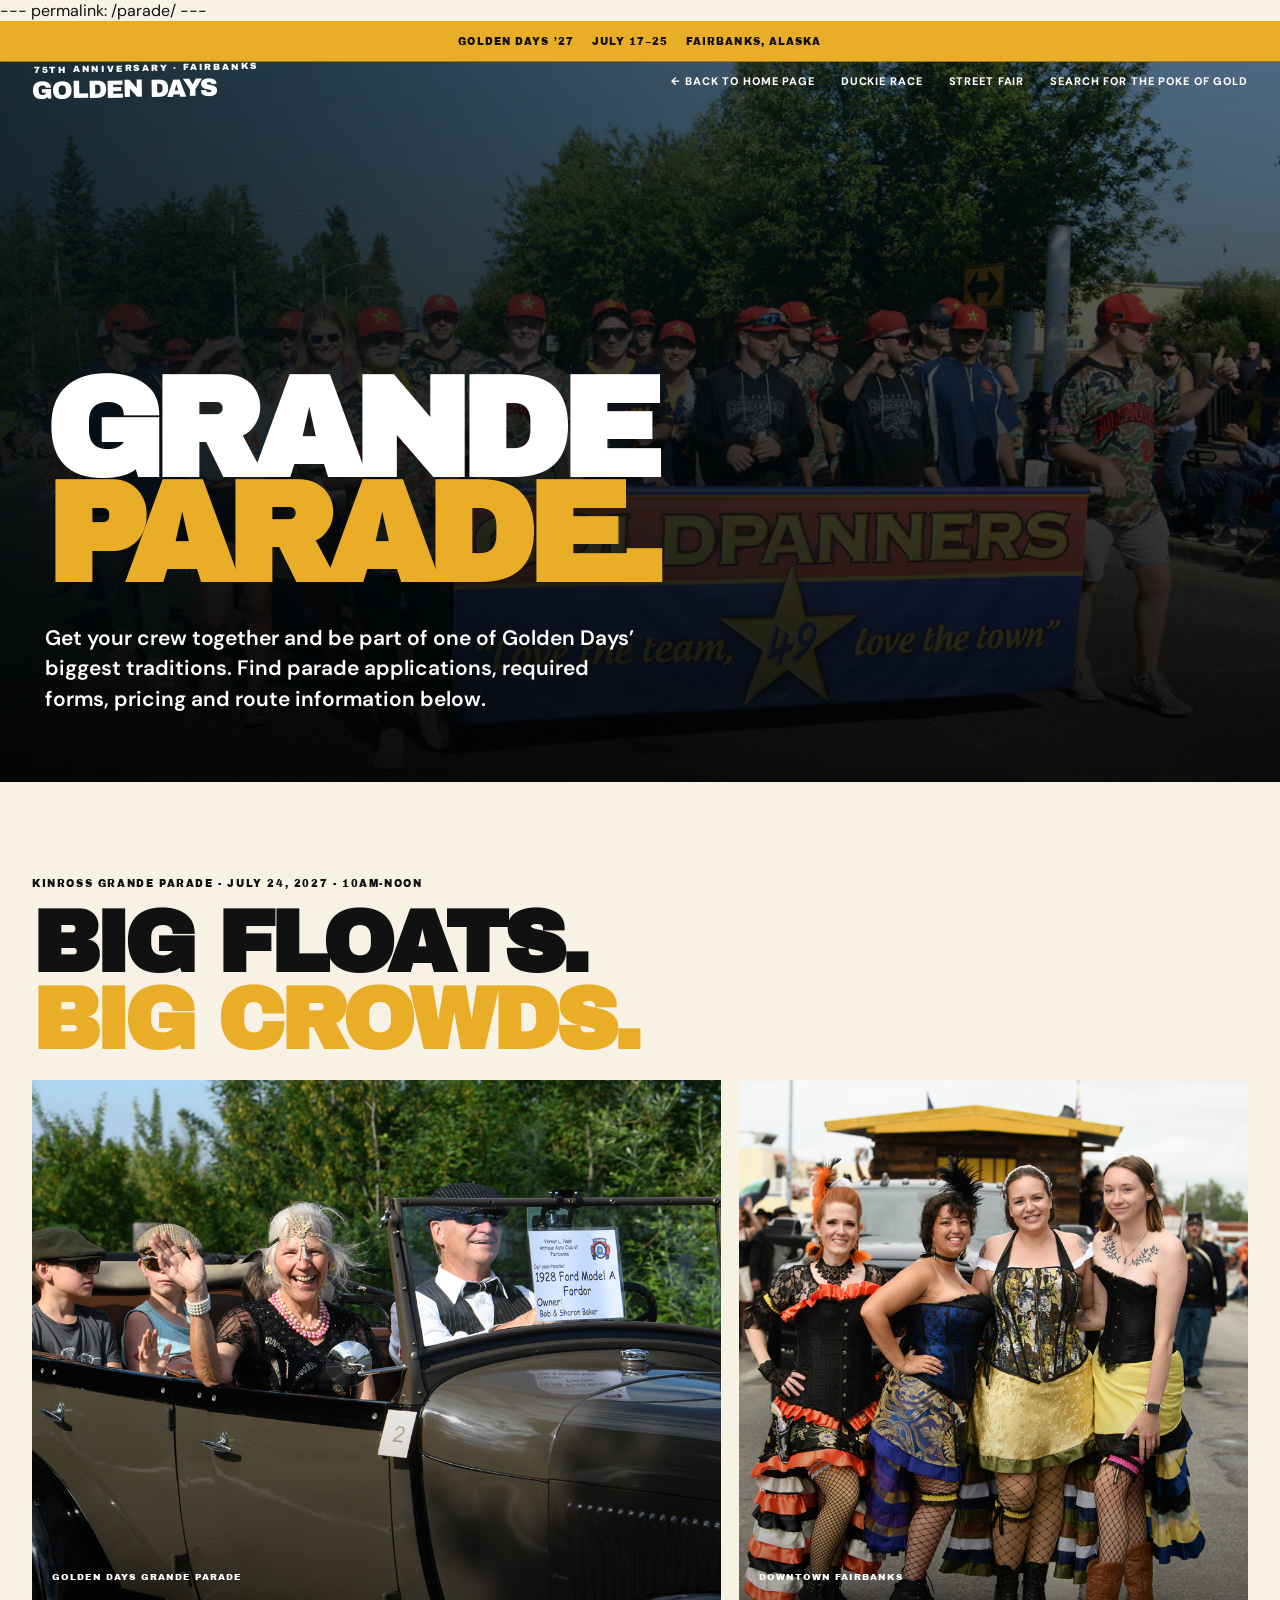
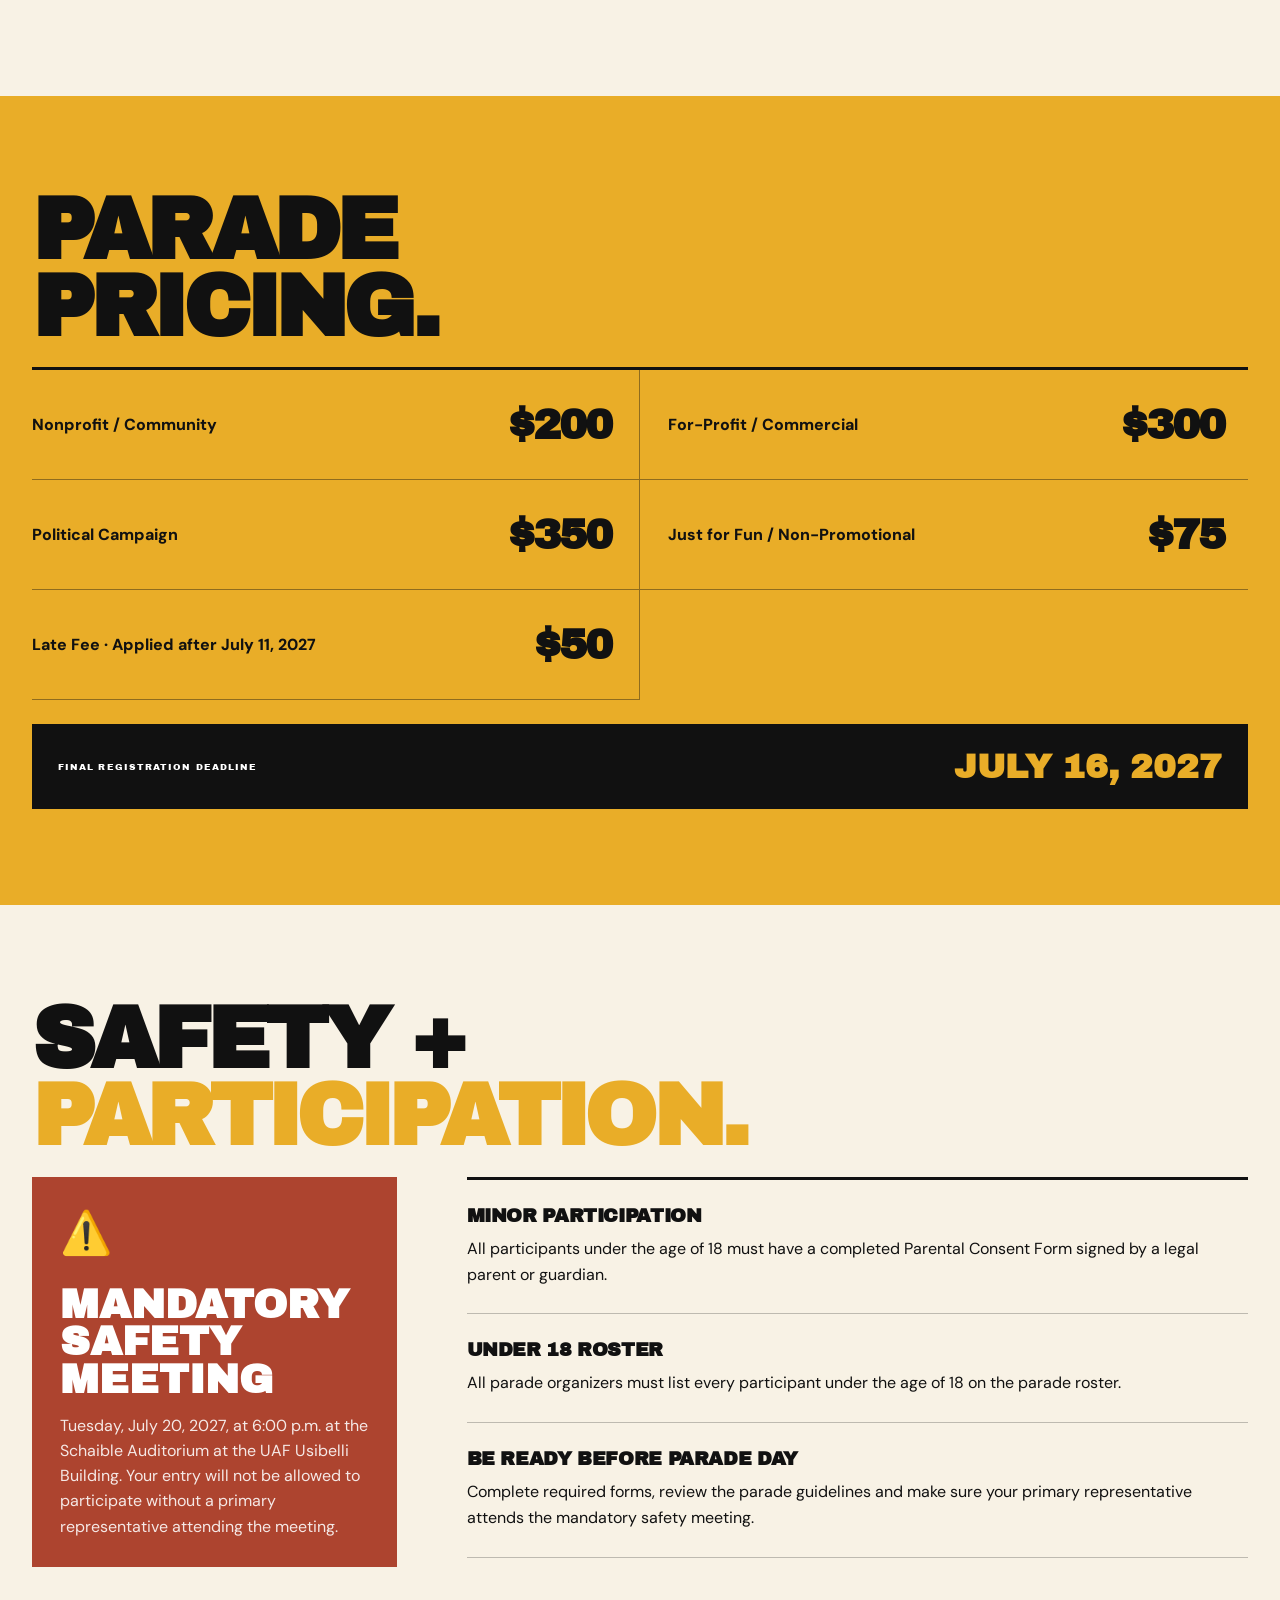
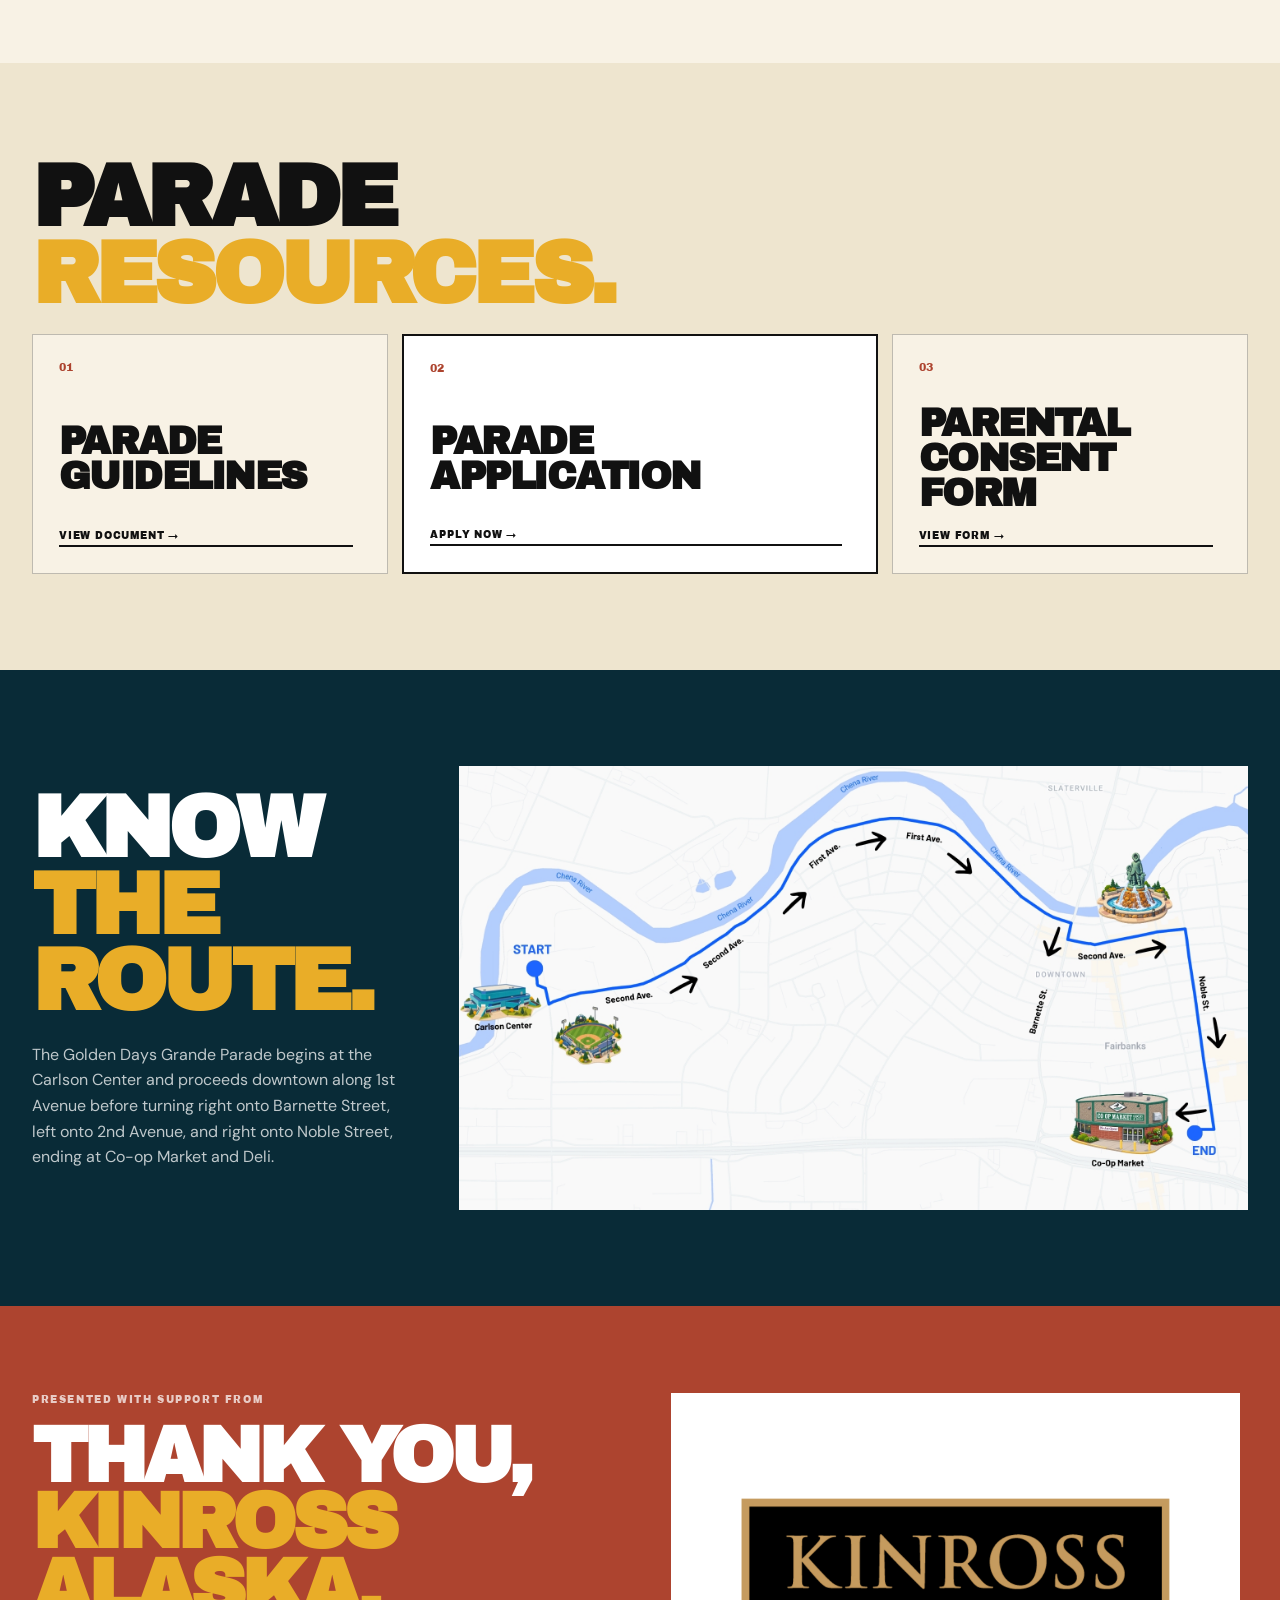
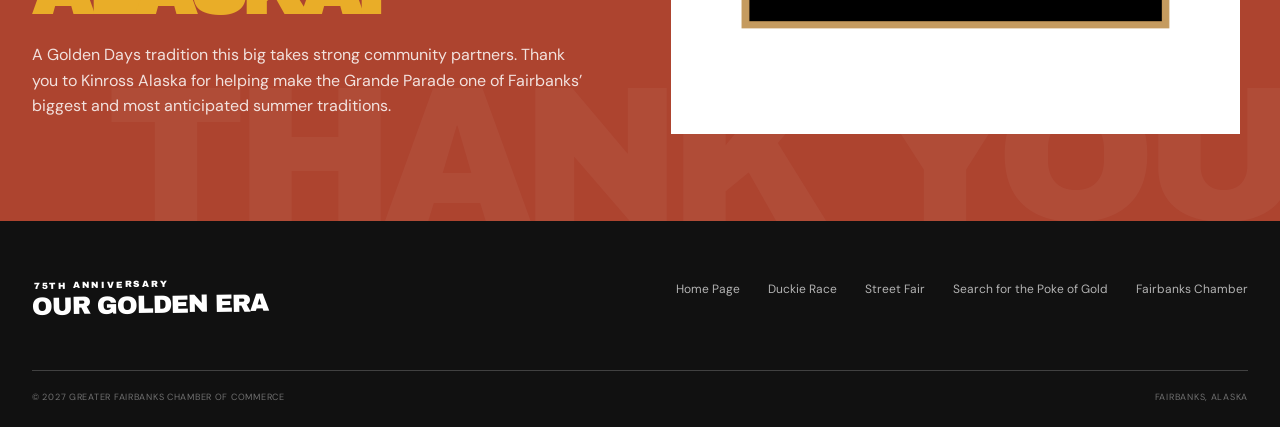
<file: parade.html>
---
permalink: /parade/
---

<!DOCTYPE html>
<html lang="en">
<head>
  <meta charset="UTF-8">
  <meta name="viewport" content="width=device-width, initial-scale=1.0">
  <meta name="description" content="Golden Days Grande Parade — July 24, 2027 in Fairbanks, Alaska.">
  <link rel="canonical" href="https://goldendaysfairbanks.com/parade/">
  <title>Golden Days Grande Parade | Golden Days ’27</title>
  <link rel="preconnect" href="https://fonts.googleapis.com">
  <link rel="preconnect" href="https://fonts.gstatic.com" crossorigin>
  <link href="https://fonts.googleapis.com/css2?family=Archivo+Black&family=DM+Sans:wght@400;500;600;700&display=swap" rel="stylesheet">
  <link rel="stylesheet" href="/event-pages.css">
</head>
<body class="parade-page">

  <div class="page-topbar">
    <div class="shell">
      <span>GOLDEN DAYS ’27</span>
      <span>JULY 17–25</span>
      <span>FAIRBANKS, ALASKA</span>
    </div>
  </div>

  <header class="site-header">
    <nav class="nav shell">
      <a class="brand" href="/">
        <span class="brand-small">75TH ANNIVERSARY · FAIRBANKS</span>
        <span class="brand-large">GOLDEN DAYS</span>
      </a>

      <div class="nav-links">
        <a class="home-link" href="/">← Back to Home Page</a>
        <a href="/duckie-race/">Duckie Race</a>
        <a href="/street-fair/">Street Fair</a>
        <a href="/poke-of-gold/">Search for the Poke of Gold</a>
      </div>
    </nav>
  </header>

  <main>
    <section class="event-hero">
      <div class="shell hero-content">

        <h1 class="hero-title">
          GRANDE<br><span class="gold">PARADE.</span>
        </h1>

        <div class="hero-bottom">
          <p class="hero-intro">
            Get your crew together and be part of one of Golden Days’ biggest traditions.
            Find parade applications, required forms, pricing and route information below.
          </p>

          <div class="hero-actions">
          </div>
        </div>
      </div>
    </section>

    <section class="section photo-feature">
      <div class="shell">
        <p class="eyebrow">Kinross Grande Parade - July 24, 2027 - 10am-Noon</p>
        <h2 class="section-heading">BIG FLOATS.<br><em>BIG CROWDS.</em></h2>

        <div class="photo-feature-grid">
          <div class="photo-feature-main">
            <!-- Upload as parade-photo-1.jpg -->
            <img src="/parade-photo-1.jpg" alt="Golden Days Grande Parade in downtown Fairbanks"
                 onerror="this.style.display='none'">
            <span class="photo-feature-label">GOLDEN DAYS GRANDE PARADE</span>
          </div>

          <div class="photo-feature-side">
            <!-- Upload as parade-photo-2.jpg -->
            <img src="/parade-photo-2.jpg" alt="Golden Days parade participants"
                 onerror="this.style.display='none'">
            <span class="photo-feature-label">DOWNTOWN FAIRBANKS</span>
          </div>
        </div>
      </div>
    </section>

    <section class="section pricing-section">
      <div class="shell">
        <h2 class="section-heading">PARADE<br>PRICING.</h2>

        <div class="price-grid">
          <div class="price-row">
            <span>Nonprofit / Community</span>
            <strong>$200</strong>
          </div>
          <div class="price-row">
            <span>For-Profit / Commercial</span>
            <strong>$300</strong>
          </div>
          <div class="price-row">
            <span>Political Campaign</span>
            <strong>$350</strong>
          </div>
          <div class="price-row">
            <span>Just for Fun / Non-Promotional</span>
            <strong>$75</strong>
          </div>
          <div class="price-row">
            <span>Late Fee · Applied after July 11, 2027</span>
            <strong>$50</strong>
          </div>
        </div>

        <div class="deadline-band">
          <span>FINAL REGISTRATION DEADLINE</span>
          <strong>JULY 16, 2027</strong>
        </div>
      </div>
    </section>

    <section class="section safety-section">
      <div class="shell">
        <h2 class="section-heading">SAFETY +<br><em>PARTICIPATION.</em></h2>

        <div class="safety-grid">
          <aside class="warning-card">
            <span class="warning-symbol">⚠️</span>
            <h3>MANDATORY SAFETY MEETING</h3>
            <p>
              Tuesday, July 20, 2027, at 6:00 p.m. at the Schaible Auditorium at the UAF Usibelli Building. Your entry will not be allowed to participate without a primary representative attending the meeting.
            </p>
          </aside>

          <div class="safety-copy">
            <article>
              <h3>MINOR PARTICIPATION</h3>
              <p>
                All participants under the age of 18 must have a completed Parental
                Consent Form signed by a legal parent or guardian.
              </p>
            </article>

            <article>
              <h3>UNDER 18 ROSTER</h3>
              <p>
                All parade organizers must list every participant under the age of 18
                on the parade roster.
              </p>
            </article>

            <article>
              <h3>BE READY BEFORE PARADE DAY</h3>
              <p>
                Complete required forms, review the parade guidelines and make sure
                your primary representative attends the mandatory safety meeting.
              </p>
            </article>
          </div>
        </div>
      </div>
    </section>

<section class="section resource-section" id="resources">
  <div class="shell">
    <h2 class="section-heading">PARADE<br><em>RESOURCES.</em></h2>

    <div class="resource-grid">
      <a
        class="resource-card"
        href="#"
        target="_blank"
        rel="noopener noreferrer"
      >
        <span class="resource-number">01</span>
        <h3>PARADE<br>GUIDELINES</h3>
        <span class="text-link">VIEW DOCUMENT →</span>
      </a>

      <a
        class="resource-card"
        href="https://pci.jotform.com/form/262288897764177"
        target="_blank"
        rel="noopener noreferrer"
      >
        <span class="resource-number">02</span>
        <h3>PARADE<br>APPLICATION</h3>
        <span class="text-link">APPLY NOW →</span>
      </a>

      <a
        class="resource-card"
        href="https://form.jotform.com/262305233769055"
        target="_blank"
        rel="noopener noreferrer"
      >
        <span class="resource-number">03</span>
        <h3>PARENTAL<br>CONSENT FORM</h3>
        <span class="text-link">VIEW FORM →</span>
      </a>
    </div>
  </div>
</section>
    
    <section class="section map-section">
      <div class="shell map-grid">
        <div class="map-copy">
          <h2 class="section-heading">KNOW<br><em>THE ROUTE.</em></h2>
          <p>
            The Golden Days Grande Parade begins at the Carlson Center and proceeds downtown along 1st Avenue before turning right onto Barnette Street, left onto 2nd Avenue, and right onto Noble Street, ending at Co-op Market and Deli.
          </p>
        </div>

        <div class="route-map-image">
          <!-- Upload your route map as parade-route-map.jpg -->
          <img src="/parade-route-map.jpg" alt="Golden Days Grande Parade route map">
        </div>
      </div>
    </section>

    <section class="sponsor-section">
      <div class="shell sponsor-grid">
        <div class="sponsor-copy">
          <p class="eyebrow light">PRESENTED WITH SUPPORT FROM</p>
          <h2>THANK YOU,<br><em>KINROSS ALASKA.</em></h2>
          <p>
          A Golden Days tradition this big takes strong community partners. Thank you to Kinross Alaska for helping make the Grande Parade one of Fairbanks’ biggest and most anticipated summer traditions.
          </p>
        </div>

        <div class="sponsor-logo-box">
          <!-- Upload sponsor logo as parade-sponsor.png -->
          <img src="/parade-sponsor.png" alt="Kinross Alaska logo"
               onerror="this.style.display='none'">
          <span class="parade-sponsor.png"></span>
        </div>
      </div>
    </section>
  </main>

  <footer class="page-footer">
    <div class="shell">
      <div class="footer-top">
        <a class="brand" href="/">
          <span class="brand-small">75TH ANNIVERSARY</span>
          <span class="brand-large">OUR GOLDEN ERA</span>
        </a>

        <div class="footer-links">
          <a href="/">Home Page</a>
          <a href="/duckie-race/">Duckie Race</a>
          <a href="/street-fair/">Street Fair</a>
          <a href="/poke-of-gold/">Search for the Poke of Gold</a>
          <a href="https://www.fairbankschamber.org/">Fairbanks Chamber</a>
        </div>
      </div>

      <div class="footer-bottom">
        <span>© 2027 GREATER FAIRBANKS CHAMBER OF COMMERCE</span>
        <span>FAIRBANKS, ALASKA</span>
      </div>
    </div>
  </footer>
</body>
</html>
</file>
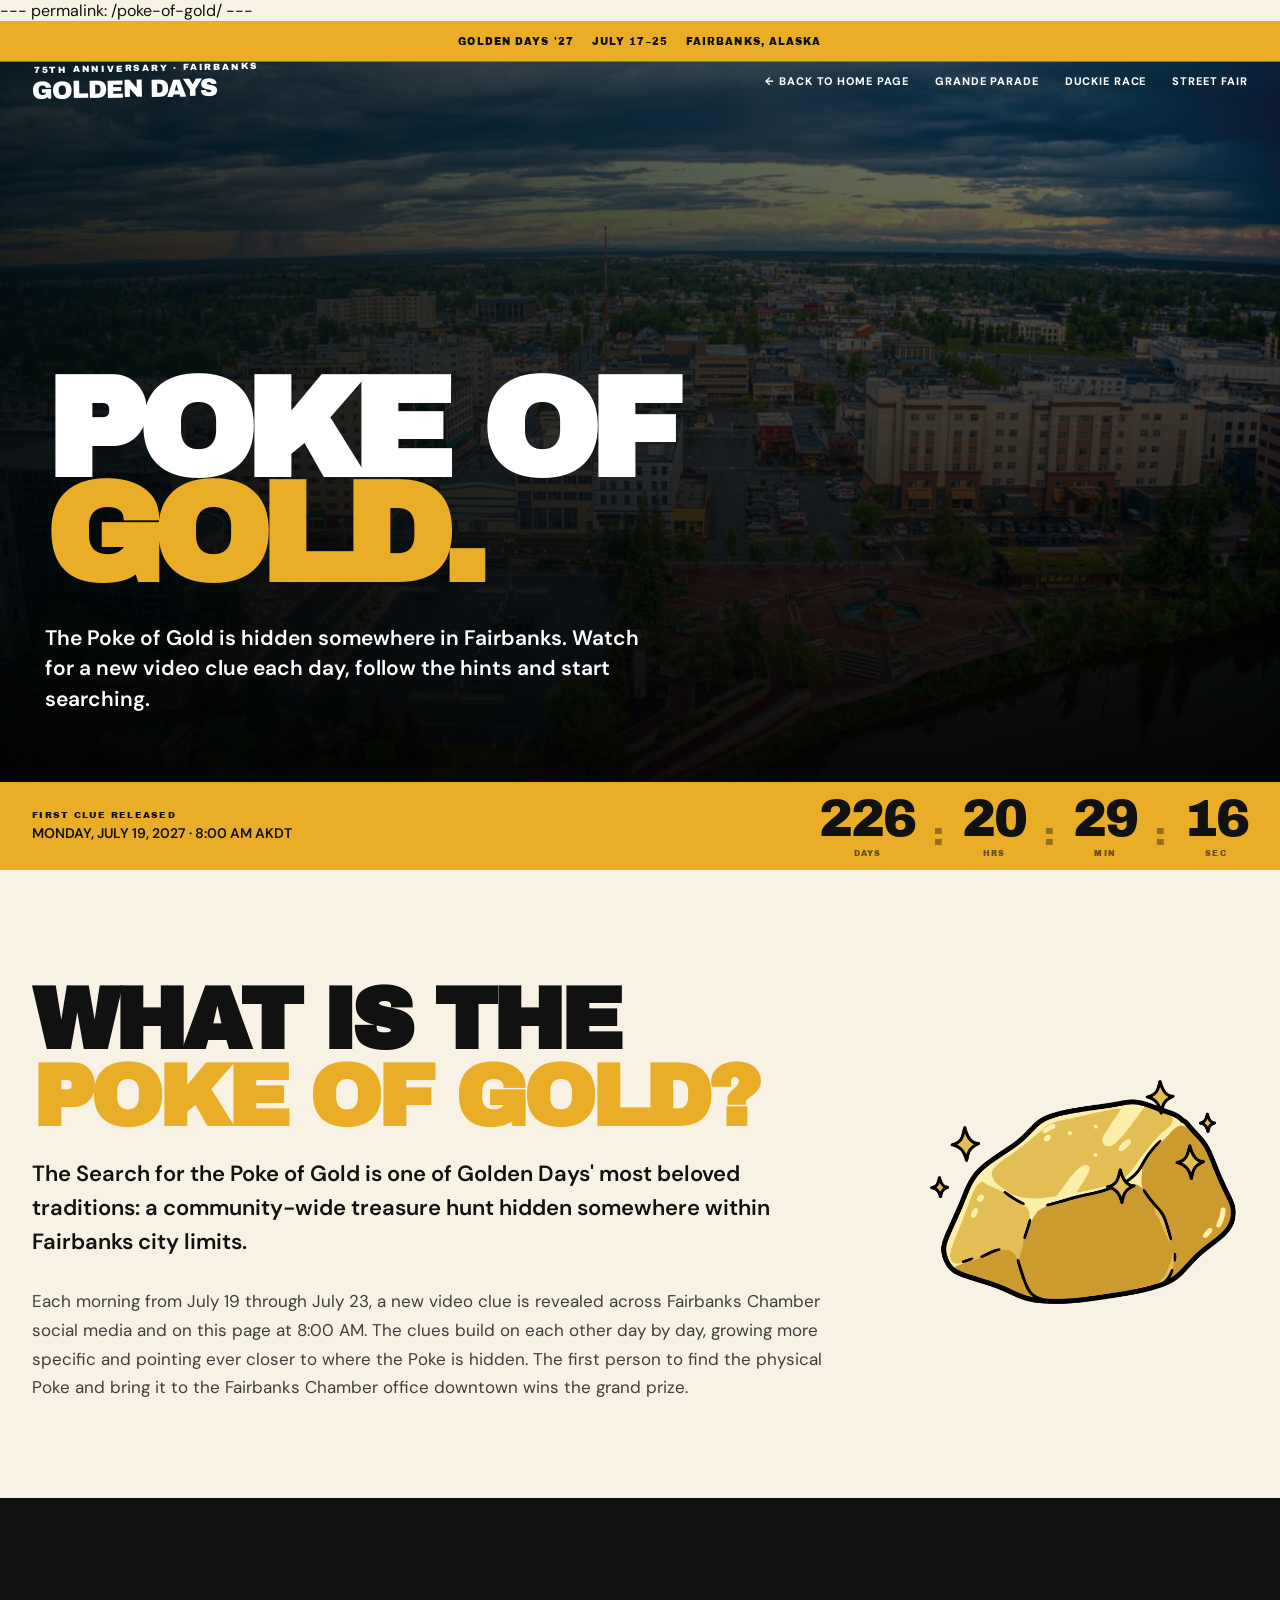
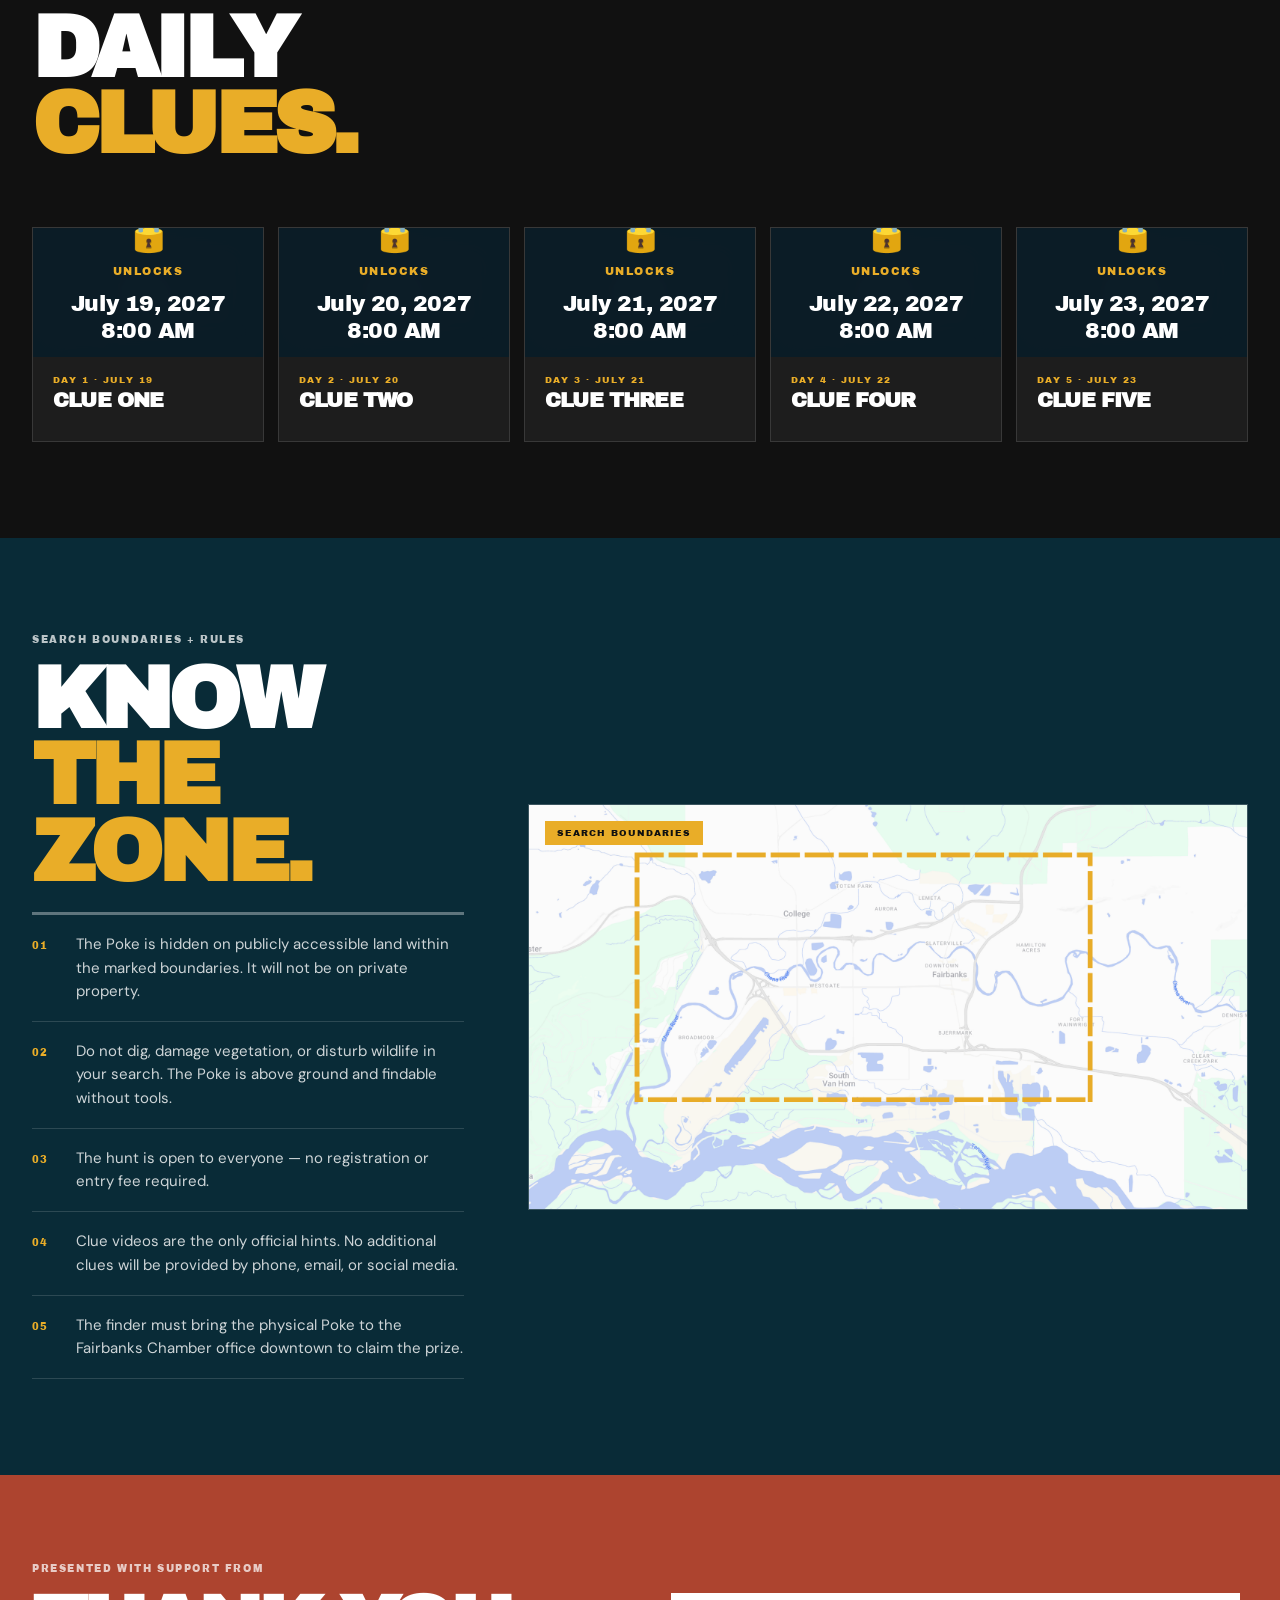
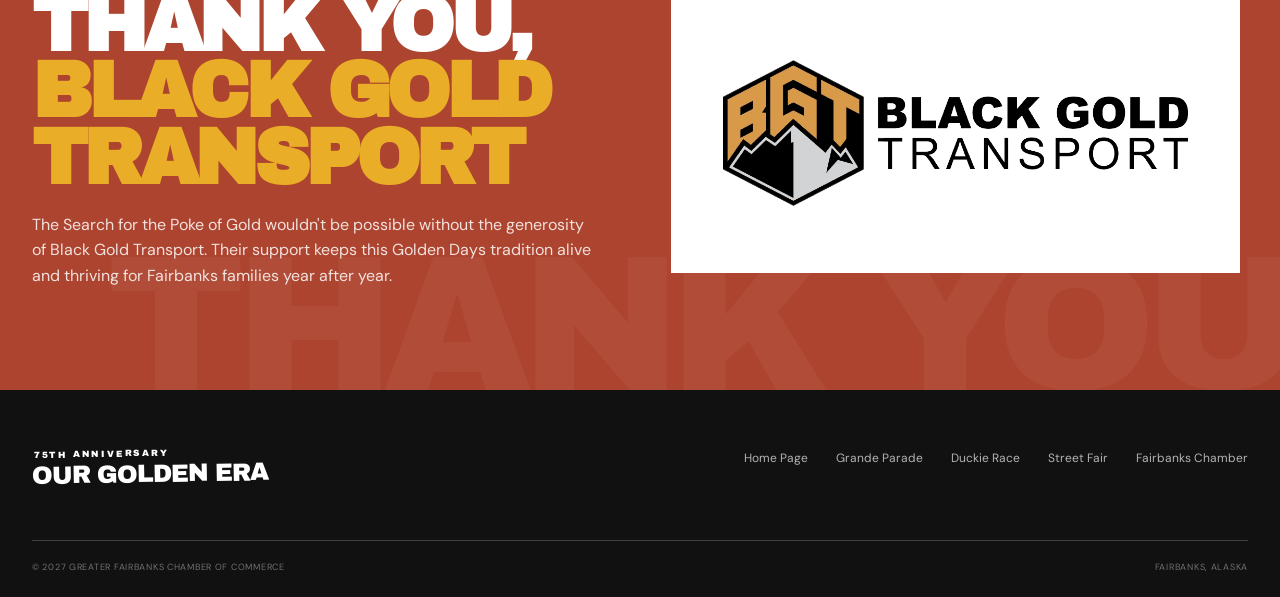
<file: poke-of-gold.html>
---
permalink: /poke-of-gold/
---

<!DOCTYPE html>
<html lang="en">
<head>
  <meta charset="UTF-8">
  <meta name="viewport" content="width=device-width, initial-scale=1.0">
  <meta name="description" content="Search for the Poke of Gold — Golden Days' legendary hidden treasure hunt. July 19–23, 2027 in Fairbanks, Alaska.">
  <link rel="canonical" href="https://goldendaysfairbanks.com/poke-of-gold/">
  <title>Search for the Poke of Gold | Golden Days '27</title>
  <link rel="preconnect" href="https://fonts.googleapis.com">
  <link rel="preconnect" href="https://fonts.gstatic.com" crossorigin>
  <link href="https://fonts.googleapis.com/css2?family=Archivo+Black&family=DM+Sans:wght@400;500;600;700&display=swap" rel="stylesheet">
  <link rel="stylesheet" href="/event-pages.css">

  <style>
    /* ── Poke page hero watermark ── */
    .poke-page .event-hero {
      background:
        linear-gradient(to bottom, rgba(0,0,0,.18), rgba(0,0,0,.72)),
        linear-gradient(115deg, rgba(9,43,55,.72), rgba(9,43,55,.10)),
        url("/poke-hero.jpg") center 42% / cover no-repeat;
      background-color: var(--blue-deep);
    }

    /* ── Clue video section ── */
    .clue-section {
      background: var(--ink);
      color: var(--white);
      padding: 96px 0;
    }

    .clue-section .section-heading {
      margin-bottom: 16px;
    }

    .clue-section .section-heading em {
      color: var(--gold);
    }

    .clue-intro {
      max-width: 680px;
      margin: 0 0 64px;
      color: rgba(255,255,255,.72);
      font-size: 17px;
      line-height: 1.6;
    }

    .clue-grid {
      display: grid;
      grid-template-columns: repeat(5, minmax(0,1fr));
      gap: 14px;
    }

    .clue-card {
      display: flex;
      flex-direction: column;
      background: rgba(255,255,255,.05);
      border: 1px solid rgba(255,255,255,.12);
      overflow: hidden;
      transition: transform .2s ease;
    }

    .clue-card:hover {
      transform: translateY(-3px);
    }

    /* The video wrapper — always the same aspect ratio */
    .clue-video-wrap {
      position: relative;
      width: 100%;
      padding-bottom: 56.25%; /* 16:9 */
      background: var(--blue-deep);
      overflow: hidden;
      cursor: pointer;
    }

    .clue-video-wrap iframe,
    .clue-video-wrap video {
      position: absolute;
      inset: 0;
      width: 100%;
      height: 100%;
      border: 0;
    }

    /* Locked overlay — shown when video is not yet available */
    .clue-lock-overlay {
      position: absolute;
      inset: 0;
      z-index: 10;
      display: flex;
      flex-direction: column;
      align-items: center;
      justify-content: center;
      gap: 14px;
      background: rgba(9, 27, 37, 0.92);
      /* Frosted / blurred feel over whatever thumbnail is behind */
      backdrop-filter: blur(18px) saturate(.4);
      -webkit-backdrop-filter: blur(18px) saturate(.4);
    }

    .clue-lock-overlay.unlocked {
      display: none;
    }

    .clue-lock-icon {
      font-size: 38px;
      line-height: 1;
    }

    .clue-lock-label {
      font-family: var(--display);
      font-size: 11px;
      letter-spacing: .14em;
      text-transform: uppercase;
      color: var(--gold);
    }

    .clue-lock-date {
      font-family: var(--display);
      font-size: clamp(15px, 1.8vw, 22px);
      letter-spacing: -.02em;
      color: var(--white);
      text-align: center;
      line-height: 1.2;
    }

    .clue-lock-countdown {
      font-size: 11px;
      color: rgba(255,255,255,.5);
      letter-spacing: .06em;
      text-align: center;
      font-family: var(--body);
    }

    /* Bottom meta strip on each card */
    .clue-meta {
      padding: 18px 20px 20px;
      display: flex;
      flex-direction: column;
      gap: 6px;
    }

    .clue-day-label {
      font-family: var(--display);
      font-size: 9px;
      letter-spacing: .16em;
      color: var(--gold);
      text-transform: uppercase;
    }

    .clue-title {
      margin: 0;
      font-family: var(--display);
      font-size: clamp(16px, 1.6vw, 21px);
      line-height: .95;
      letter-spacing: -.04em;
      text-transform: uppercase;
      color: var(--white);
    }

    .clue-unlock-note {
      margin: 4px 0 0;
      font-size: 11px;
      color: rgba(255,255,255,.42);
    }

    /* Thumbnail placeholder when no video src yet */
    .clue-thumb-placeholder {
      position: absolute;
      inset: 0;
      background:
        linear-gradient(135deg, rgba(233,173,40,.12), rgba(255,255,255,.04)),
        var(--blue-deep);
      display: grid;
      place-items: center;
      color: rgba(255,255,255,.18);
      font-family: var(--display);
      font-size: 48px;
      letter-spacing: -.05em;
    }

    /* ── About / Intro section ── */
    .about-section {
      background: var(--paper);
    }

    .about-grid {
      display: grid;
      grid-template-columns: 1.2fr 1fr;
      gap: 80px;
      align-items: start;
    }

    .about-lead {
      font-size: clamp(18px, 2.1vw, 22px);
      line-height: 1.55;
      font-weight: 600;
      margin: 0 0 28px;
    }

    .about-body {
      margin: 0;
      font-size: 17px;
      line-height: 1.68;
      color: rgba(17,17,17,.8);
    }

    .about-facts {
      border-top: 3px solid var(--ink);
    }

    .about-fact {
      display: grid;
      grid-template-columns: 130px 1fr;
      gap: 20px;
      padding: 20px 0;
      border-bottom: 1px solid rgba(17,17,17,.22);
    }

    .about-fact span {
      font-family: var(--display);
      font-size: 9px;
      letter-spacing: .1em;
      text-transform: uppercase;
      padding-top: 3px;
    }

    .about-fact strong {
      font-size: 15px;
      line-height: 1.4;
    }

    /* ── Map + Rules section ── */
    .poke-map-section {
      background: var(--blue-deep);
      color: var(--white);
      padding: 96px 0;
    }

 .poke-map-grid {
  display: grid;
  grid-template-columns: .9fr 1.5fr;
  gap: 64px;
  align-items: center;
}

    .poke-map-image {
      position: relative;
      width: 100%;
      overflow: hidden;
      background: transparent;
      border: 1px solid rgba(255,255,255,.2);
    }

    .poke-map-image img {
      display: block;
      width: 100%;
      height: auto;
      object-fit: contain;
    }

    .map-badge {
      position: absolute;
      top: 16px;
      left: 16px;
      padding: 7px 12px;
      background: var(--gold);
      color: var(--ink);
      font-family: var(--display);
      font-size: 9px;
      letter-spacing: .12em;
      text-transform: uppercase;
    }

    /* Rules list */
    .rules-list {
      border-top: 3px solid rgba(255,255,255,.35);
      margin: 0;
      padding: 0;
      list-style: none;
    }

    .rules-list li {
      display: grid;
      grid-template-columns: 28px 1fr;
      gap: 16px;
      align-items: baseline;
      padding: 18px 0;
      border-bottom: 1px solid rgba(255,255,255,.14);
      color: rgba(255,255,255,.8);
      font-size: 15px;
      line-height: 1.55;
    }

    .rules-list li .rule-num {
      font-family: var(--display);
      font-size: 10px;
      letter-spacing: .08em;
      color: var(--gold);
      padding-top: 2px;
    }

    /* ── Countdown timer strip ── */
    .countdown-strip {
      background: var(--gold);
      padding: 0;
    }

    .countdown-strip .shell {
      display: flex;
      align-items: center;
      justify-content: space-between;
      gap: 30px;
      min-height: 88px;
    }

    .countdown-strip-label {
      font-family: var(--display);
      font-size: 9px;
      letter-spacing: .14em;
      text-transform: uppercase;
    }

    .countdown-strip-label span {
      display: block;
      margin-top: 4px;
      font-family: var(--body);
      font-size: 14px;
      font-weight: 600;
      letter-spacing: 0;
    }

    .countdown-digits {
      display: flex;
      gap: 18px;
      align-items: flex-end;
    }

    .countdown-unit {
      text-align: center;
    }

    .countdown-num {
      display: block;
      font-family: var(--display);
      font-size: clamp(28px, 4vw, 52px);
      line-height: 1;
      letter-spacing: -.04em;
    }

    .countdown-lbl {
      display: block;
      font-family: var(--display);
      font-size: 8px;
      letter-spacing: .14em;
      margin-top: 4px;
      color: rgba(17,17,17,.6);
    }

    .countdown-sep {
      font-family: var(--display);
      font-size: 32px;
      padding-bottom: 6px;
      color: rgba(17,17,17,.4);
    }

    /* ── Responsive ── */
    @media (max-width: 1100px) {
      .clue-grid {
        grid-template-columns: repeat(3, minmax(0,1fr));
      }
    }

    @media (max-width: 980px) {
      .about-grid,
      .poke-map-grid {
        grid-template-columns: 1fr;
        gap: 44px;
      }

      .clue-grid {
        grid-template-columns: repeat(2, minmax(0,1fr));
      }

      .clue-intro {
        margin-bottom: 44px;
      }
    }

    @media (max-width: 600px) {
      .clue-grid {
        grid-template-columns: 1fr;
      }

      .countdown-strip .shell {
        flex-direction: column;
        align-items: flex-start;
        padding: 26px 0;
        min-height: unset;
        gap: 18px;
      }

      .about-fact {
        grid-template-columns: 1fr;
        gap: 4px;
      }
    }

    @media (max-width: 390px) {
      .countdown-num {
        font-size: 28px;
      }
    }
  </style>
</head>
<body class="poke-page">

  <div class="page-topbar">
    <div class="shell">
      <span>GOLDEN DAYS '27</span>
      <span>JULY 17–25</span>
      <span>FAIRBANKS, ALASKA</span>
    </div>
  </div>

  <header class="site-header">
    <nav class="nav shell">
      <a class="brand" href="/">
        <span class="brand-small">75TH ANNIVERSARY · FAIRBANKS</span>
        <span class="brand-large">GOLDEN DAYS</span>
      </a>

      <div class="nav-links">
        <a class="home-link" href="/">← Back to Home Page</a>
        <a href="/parade/">Grande Parade</a>
        <a href="/duckie-race/">Duckie Race</a>
        <a href="/street-fair/">Street Fair</a>
      </div>
    </nav>
  </header>

  <main>

    <!-- ═══════════════════════════════════════════════
         HERO
    ════════════════════════════════════════════════ -->
    <section class="event-hero">
      <div class="hero-pattern"></div>
      <div class="shell hero-content">
        <h1 class="hero-title">
          POKE OF<br><span class="gold">GOLD.</span>
        </h1>

        <div class="hero-bottom">
          <p class="hero-intro">
            The Poke of Gold is hidden somewhere in Fairbanks. Watch for a new video clue each day, follow the hints and start searching.
          </p>

        </div>
      </div>
    </section>

    <!-- ═══════════════════════════════════════════════
         COUNTDOWN STRIP (to first clue)
    ════════════════════════════════════════════════ -->
    <div class="countdown-strip" id="countdown-strip">
      <div class="shell">
        <div class="countdown-strip-label">
          FIRST CLUE RELEASED
          <span>Monday, July 19, 2027 · 8:00 AM AKDT</span>
        </div>
        <div class="countdown-digits" id="countdown-digits">
          <div class="countdown-unit">
            <span class="countdown-num" id="cd-days">--</span>
            <span class="countdown-lbl">DAYS</span>
          </div>
          <span class="countdown-sep">:</span>
          <div class="countdown-unit">
            <span class="countdown-num" id="cd-hours">--</span>
            <span class="countdown-lbl">HRS</span>
          </div>
          <span class="countdown-sep">:</span>
          <div class="countdown-unit">
            <span class="countdown-num" id="cd-mins">--</span>
            <span class="countdown-lbl">MIN</span>
          </div>
          <span class="countdown-sep">:</span>
          <div class="countdown-unit">
            <span class="countdown-num" id="cd-secs">--</span>
            <span class="countdown-lbl">SEC</span>
          </div>
        </div>
      </div>
    </div>

    <!-- ═══════════════════════════════════════════════
         ABOUT
    ════════════════════════════════════════════════ -->
    <section class="section about-section">
  <div class="shell">
    <p class="eyebrow"></p>

    <div class="poke-about-grid">

      <!-- LEFT: TEXT -->
      <div class="poke-about-copy">
        <h2 class="section-heading">
          WHAT IS THE<br>
          <em>POKE OF GOLD?</em>
        </h2>

        <p class="about-lead">
          The Search for the Poke of Gold is one of Golden Days' most beloved traditions:
          a community-wide treasure hunt hidden somewhere within Fairbanks city limits.
        </p>

        <p class="about-body">
          Each morning from July 19 through July 23, a new video clue is revealed across
          Fairbanks Chamber social media and on this page at 8:00 AM. The clues build on
          each other day by day, growing more specific and pointing ever closer to where
          the Poke is hidden. The first person to find the physical Poke and bring it to
          the Fairbanks Chamber office downtown wins the grand prize.
        </p>
      </div>

      <!-- RIGHT: IMAGE -->
      <div class="poke-about-image">
        <img
          src="/gold-poke.png"
          alt="Golden Days Poke of Gold"
        >
      </div>

    </div>
  </div>
</section>

    <!-- ═══════════════════════════════════════════════
         DAILY CLUE VIDEOS
    ════════════════════════════════════════════════ -->
    <section class="section clue-section" id="clues">
      <div class="shell">
        <p class="eyebrow light"></p>
        <h2 class="section-heading">DAILY<br><em>CLUES.</em></h2>
        <p class="clue-intro">
        </p>

        <div class="clue-grid">

          <!-- CLUE 1 — Unlocks July 19 @ 8am AKDT -->
          <div class="clue-card" id="clue-card-1">
            <div class="clue-video-wrap">
              <div class="clue-thumb-placeholder">01</div>
              <!--
                INSTRUCTIONS: Replace the src below with your YouTube embed URL or hosted video URL.
                Example YouTube: https://www.youtube.com/embed/VIDEO_ID
                Example video file: <video src="clue-1.mp4" controls></video>
              -->
              <iframe
                id="clue-iframe-1"
                src="https://www.youtube.com/embed/YOUR_VIDEO_ID_1"
                title="Poke of Gold Clue 1"
                allow="accelerometer; autoplay; clipboard-write; encrypted-media; gyroscope; picture-in-picture"
                allowfullscreen
                style="display:none;">
              </iframe>

              <!-- Locked overlay — hidden by JS when unlocked -->
              <div class="clue-lock-overlay" id="clue-lock-1">
                <div class="clue-lock-icon">🔒</div>
                <div class="clue-lock-label">Unlocks</div>
                <div class="clue-lock-date">July 19, 2027<br>8:00 AM</div>
                <div class="clue-lock-countdown" id="clue-countdown-1"></div>
              </div>
            </div>
            <div class="clue-meta">
              <span class="clue-day-label">Day 1 · July 19</span>
              <h3 class="clue-title">CLUE ONE</h3>
              <p class="clue-unlock-note"></p>
            </div>
          </div>

          <!-- CLUE 2 — Unlocks July 20 @ 8am AKDT -->
          <div class="clue-card" id="clue-card-2">
            <div class="clue-video-wrap">
              <div class="clue-thumb-placeholder">02</div>
              <iframe
                id="clue-iframe-2"
                src="https://www.youtube.com/embed/YOUR_VIDEO_ID_2"
                title="Poke of Gold Clue 2"
                allow="accelerometer; autoplay; clipboard-write; encrypted-media; gyroscope; picture-in-picture"
                allowfullscreen
                style="display:none;">
              </iframe>
              <div class="clue-lock-overlay" id="clue-lock-2">
                <div class="clue-lock-icon">🔒</div>
                <div class="clue-lock-label">Unlocks</div>
                <div class="clue-lock-date">July 20, 2027<br>8:00 AM</div>
                <div class="clue-lock-countdown" id="clue-countdown-2"></div>
              </div>
            </div>
            <div class="clue-meta">
              <span class="clue-day-label">Day 2 · July 20</span>
              <h3 class="clue-title">CLUE TWO</h3>
              <p class="clue-unlock-note"></p>
            </div>
          </div>

          <!-- CLUE 3 — Unlocks July 21 @ 8am AKDT -->
          <div class="clue-card" id="clue-card-3">
            <div class="clue-video-wrap">
              <div class="clue-thumb-placeholder">03</div>
              <iframe
                id="clue-iframe-3"
                src="https://www.youtube.com/embed/YOUR_VIDEO_ID_3"
                title="Poke of Gold Clue 3"
                allow="accelerometer; autoplay; clipboard-write; encrypted-media; gyroscope; picture-in-picture"
                allowfullscreen
                style="display:none;">
              </iframe>
              <div class="clue-lock-overlay" id="clue-lock-3">
                <div class="clue-lock-icon">🔒</div>
                <div class="clue-lock-label">Unlocks</div>
                <div class="clue-lock-date">July 21, 2027<br>8:00 AM</div>
                <div class="clue-lock-countdown" id="clue-countdown-3"></div>
              </div>
            </div>
            <div class="clue-meta">
              <span class="clue-day-label">Day 3 · July 21</span>
              <h3 class="clue-title">CLUE THREE</h3>
              <p class="clue-unlock-note"></p>
            </div>
          </div>

          <!-- CLUE 4 — Unlocks July 22 @ 8am AKDT -->
          <div class="clue-card" id="clue-card-4">
            <div class="clue-video-wrap">
              <div class="clue-thumb-placeholder">04</div>
              <iframe
                id="clue-iframe-4"
                src="https://www.youtube.com/embed/YOUR_VIDEO_ID_4"
                title="Poke of Gold Clue 4"
                allow="accelerometer; autoplay; clipboard-write; encrypted-media; gyroscope; picture-in-picture"
                allowfullscreen
                style="display:none;">
              </iframe>
              <div class="clue-lock-overlay" id="clue-lock-4">
                <div class="clue-lock-icon">🔒</div>
                <div class="clue-lock-label">Unlocks</div>
                <div class="clue-lock-date">July 22, 2027<br>8:00 AM</div>
                <div class="clue-lock-countdown" id="clue-countdown-4"></div>
              </div>
            </div>
            <div class="clue-meta">
              <span class="clue-day-label">Day 4 · July 22</span>
              <h3 class="clue-title">CLUE FOUR</h3>
              <p class="clue-unlock-note"></p>
            </div>
          </div>

          <!-- CLUE 5 — Unlocks July 23 @ 8am AKDT -->
          <div class="clue-card" id="clue-card-5">
            <div class="clue-video-wrap">
              <div class="clue-thumb-placeholder">05</div>
              <iframe
                id="clue-iframe-5"
                src="https://www.youtube.com/embed/YOUR_VIDEO_ID_5"
                title="Poke of Gold Clue 5"
                allow="accelerometer; autoplay; clipboard-write; encrypted-media; gyroscope; picture-in-picture"
                allowfullscreen
                style="display:none;">
              </iframe>
              <div class="clue-lock-overlay" id="clue-lock-5">
                <div class="clue-lock-icon">🔒</div>
                <div class="clue-lock-label">Unlocks</div>
                <div class="clue-lock-date">July 23, 2027<br>8:00 AM</div>
                <div class="clue-lock-countdown" id="clue-countdown-5"></div>
              </div>
            </div>
            <div class="clue-meta">
              <span class="clue-day-label">Day 5 · July 23</span>
              <h3 class="clue-title">CLUE FIVE</h3>
              <p class="clue-unlock-note"></p>
            </div>
          </div>

        </div><!-- /clue-grid -->
      </div>
    </section>

    <!-- ═══════════════════════════════════════════════
         MAP + RULES
    ════════════════════════════════════════════════ -->
    <section class="poke-map-section" id="map-rules">
      <div class="shell poke-map-grid">

        <div class="poke-map-copy">
          <p class="eyebrow light">SEARCH BOUNDARIES + RULES</p>
          <h2 class="section-heading">KNOW<br><em>THE ZONE.</em></h2>
          <ul class="rules-list">
            <li>
              <span class="rule-num">01</span>
              <span>The Poke is hidden on publicly accessible land within the marked boundaries. It will not be on private property.</span>
            </li>
            <li>
              <span class="rule-num">02</span>
              <span>Do not dig, damage vegetation, or disturb wildlife in your search. The Poke is above ground and findable without tools.</span>
            </li>
            <li>
              <span class="rule-num">03</span>
              <span>The hunt is open to everyone — no registration or entry fee required.</span>
            </li>
            <li>
              <span class="rule-num">04</span>
              <span>Clue videos are the only official hints. No additional clues will be provided by phone, email, or social media.</span>
            </li>
            <li>
              <span class="rule-num">05</span>
              <span>The finder must bring the physical Poke to the Fairbanks Chamber office downtown to claim the prize.</span>
            </li>
          </ul>
        </div>

        <div>
          <div class="poke-map-image">
            <!--
              INSTRUCTIONS: Replace with your actual boundary map image.
              Upload your map as poke-boundary-map.jpg (or .png)
            -->
            <img src="/poke-boundary-map.jpg" alt="Poke of Gold search boundary map for Fairbanks, Alaska"
                 onerror="this.style.background='rgba(255,255,255,.04)'">
            <span class="map-badge">SEARCH BOUNDARIES</span>
          </div>
        </div>

      </div>
    </section>

    <!-- ═══════════════════════════════════════════════
         SPONSOR
    ════════════════════════════════════════════════ -->
    <section class="sponsor-section">
      <div class="shell sponsor-grid">
        <div class="sponsor-copy">
          <p class="eyebrow light">PRESENTED WITH SUPPORT FROM</p>
          <h2>THANK YOU,<br><em>BLACK GOLD TRANSPORT</em></h2>
          <p>
            The Search for the Poke of Gold wouldn't be possible without the generosity
            of Black Gold Transport. Their support keeps this Golden Days tradition
            alive and thriving for Fairbanks families year after year.
          </p>
        </div>

        <div class="sponsor-logo-box">
          <!--
            INSTRUCTIONS: Upload sponsor logo as poke-sponsor.png
            The onerror hides the broken image and lets the box stay clean.
          -->
          <img src="/poke-sponsor.png" alt="Poke of Gold Sponsor Logo"
               onerror="this.style.display='none'">
        </div>
      </div>
    </section>

  </main>

  <footer class="page-footer">
    <div class="shell">
      <div class="footer-top">
        <a class="brand" href="/">
          <span class="brand-small">75TH ANNIVERSARY</span>
          <span class="brand-large">OUR GOLDEN ERA</span>
        </a>

        <div class="footer-links">
          <a href="/">Home Page</a>
          <a href="/parade/">Grande Parade</a>
          <a href="/duckie-race/">Duckie Race</a>
          <a href="/street-fair/">Street Fair</a>
          <a href="https://www.fairbankschamber.org/">Fairbanks Chamber</a>
        </div>
      </div>

      <div class="footer-bottom">
        <span>© 2027 GREATER FAIRBANKS CHAMBER OF COMMERCE</span>
        <span>FAIRBANKS, ALASKA</span>
      </div>
    </div>
  </footer>

  <!-- ═══════════════════════════════════════════════
       JAVASCRIPT — Clue unlock logic + countdown
  ════════════════════════════════════════════════ -->
  <script>
    /**
     * UNLOCK DATES
     * All times are Alaska Daylight Time (AKDT = UTC−8).
     * Date.UTC subtracts 8 hours to get the right moment.
     *
     * To test locally, temporarily change the dates to something
     * in the past and reload. The overlay will disappear and the
     * iframe will become visible.
     */
    const UNLOCKS = [
      { id: 1, utc: Date.UTC(2027, 6, 19,  16, 0, 0) }, // July 19 @ 08:00 AKDT
      { id: 2, utc: Date.UTC(2027, 6, 20,  16, 0, 0) }, // July 20 @ 08:00 AKDT
      { id: 3, utc: Date.UTC(2027, 6, 21,  16, 0, 0) }, // July 21 @ 08:00 AKDT
      { id: 4, utc: Date.UTC(2027, 6, 22,  16, 0, 0) }, // July 22 @ 08:00 AKDT
      { id: 5, utc: Date.UTC(2027, 6, 23,  16, 0, 0) }, // July 23 @ 08:00 AKDT
    ];

    /** First clue unlock — used for the countdown strip */
    const FIRST_UNLOCK_UTC = UNLOCKS[0].utc;

    function pad(n) {
      return String(n).padStart(2, '0');
    }

    function msToHMS(ms) {
      const totalSecs = Math.max(0, Math.floor(ms / 1000));
      const days  = Math.floor(totalSecs / 86400);
      const hours = Math.floor((totalSecs % 86400) / 3600);
      const mins  = Math.floor((totalSecs % 3600) / 60);
      const secs  = totalSecs % 60;
      return { days, hours, mins, secs };
    }

    function humanTimeLeft(ms) {
      const { days, hours, mins, secs } = msToHMS(ms);
      if (days > 1)  return `Opens in ${days} days`;
      if (days === 1) return `Opens tomorrow`;
      if (hours > 0) return `Opens in ${hours}h ${pad(mins)}m`;
      if (mins > 0)  return `Opens in ${mins}m ${pad(secs)}s`;
      return `Opens in ${secs}s`;
    }

    function tick() {
      const now = Date.now();

      /* --- Main countdown strip --- */
      const stripEl = document.getElementById('countdown-strip');
      const remaining = FIRST_UNLOCK_UTC - now;

      if (remaining <= 0) {
        // All clues are in range — hide the strip after all unlocked
        const allUnlocked = UNLOCKS.every(u => now >= u.utc);
        if (allUnlocked) stripEl.style.display = 'none';
        else {
          document.getElementById('cd-days').textContent  = '00';
          document.getElementById('cd-hours').textContent = '00';
          document.getElementById('cd-mins').textContent  = '00';
          document.getElementById('cd-secs').textContent  = '00';
        }
      } else {
        const { days, hours, mins, secs } = msToHMS(remaining);
        document.getElementById('cd-days').textContent  = pad(days);
        document.getElementById('cd-hours').textContent = pad(hours);
        document.getElementById('cd-mins').textContent  = pad(mins);
        document.getElementById('cd-secs').textContent  = pad(secs);
      }

      /* --- Per-clue unlock state --- */
      UNLOCKS.forEach(({ id, utc }) => {
        const overlay   = document.getElementById(`clue-lock-${id}`);
        const iframe    = document.getElementById(`clue-iframe-${id}`);
        const countdown = document.getElementById(`clue-countdown-${id}`);

        if (!overlay) return;

        const diff = utc - now;

        if (diff <= 0) {
          // Unlock: hide overlay, show video
          overlay.classList.add('unlocked');
          if (iframe) iframe.style.display = 'block';
        } else {
          // Still locked: update mini countdown in the overlay
          if (countdown) countdown.textContent = humanTimeLeft(diff);
        }
      });
    }

    // Run immediately, then every second
    tick();
    setInterval(tick, 1000);
  </script>

</body>
</html>
</file>
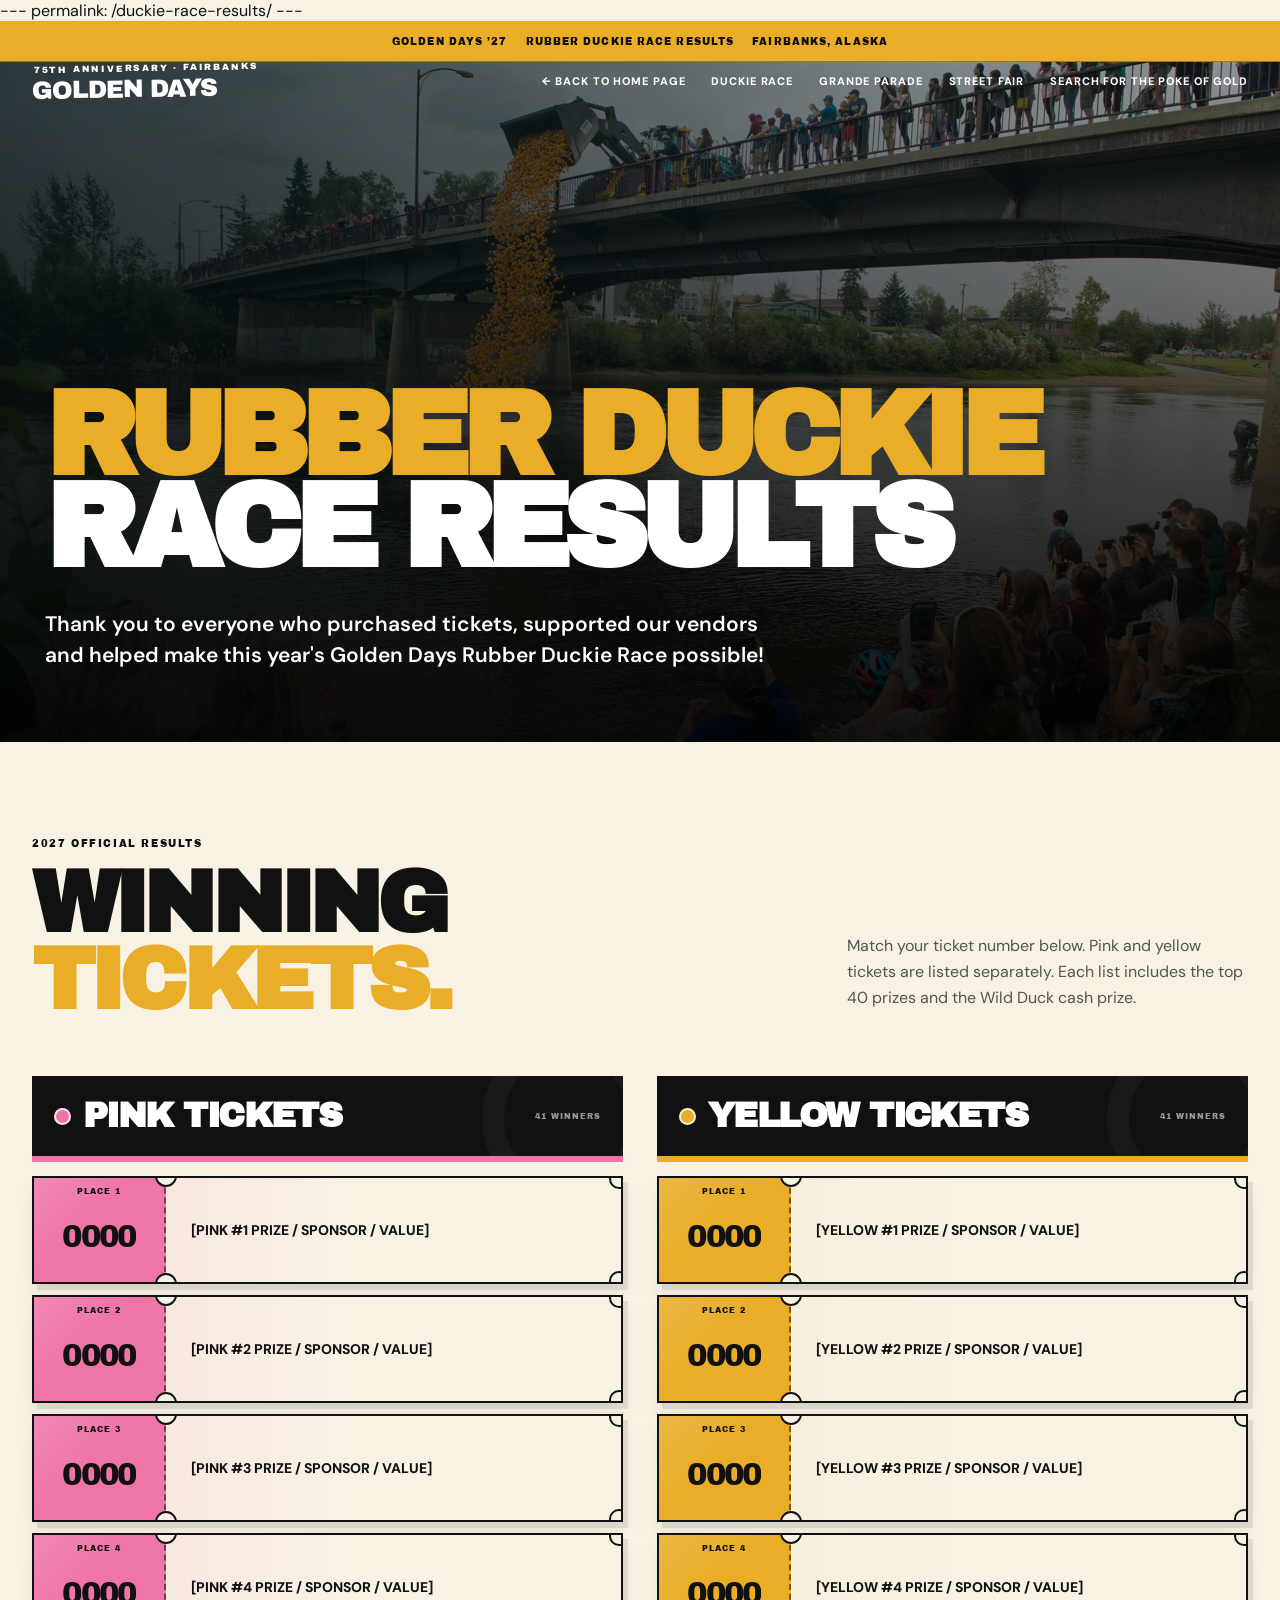
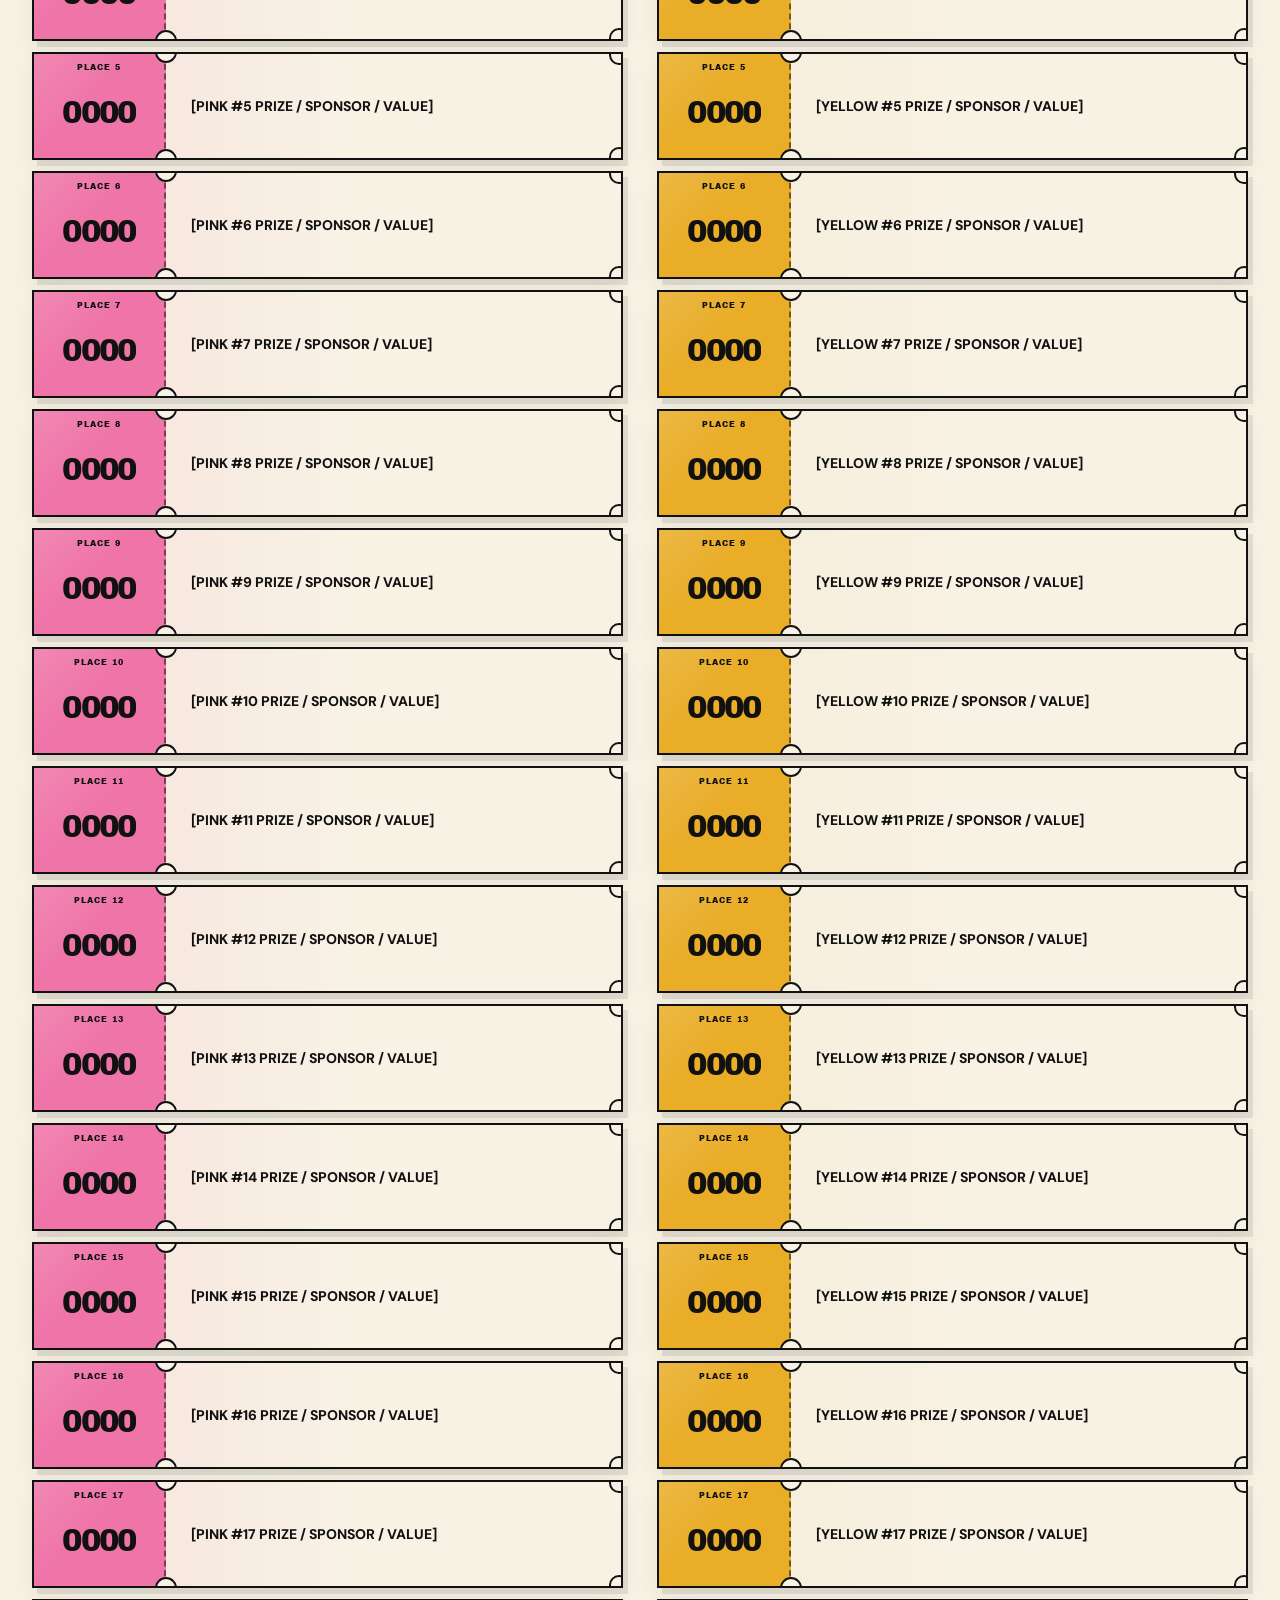
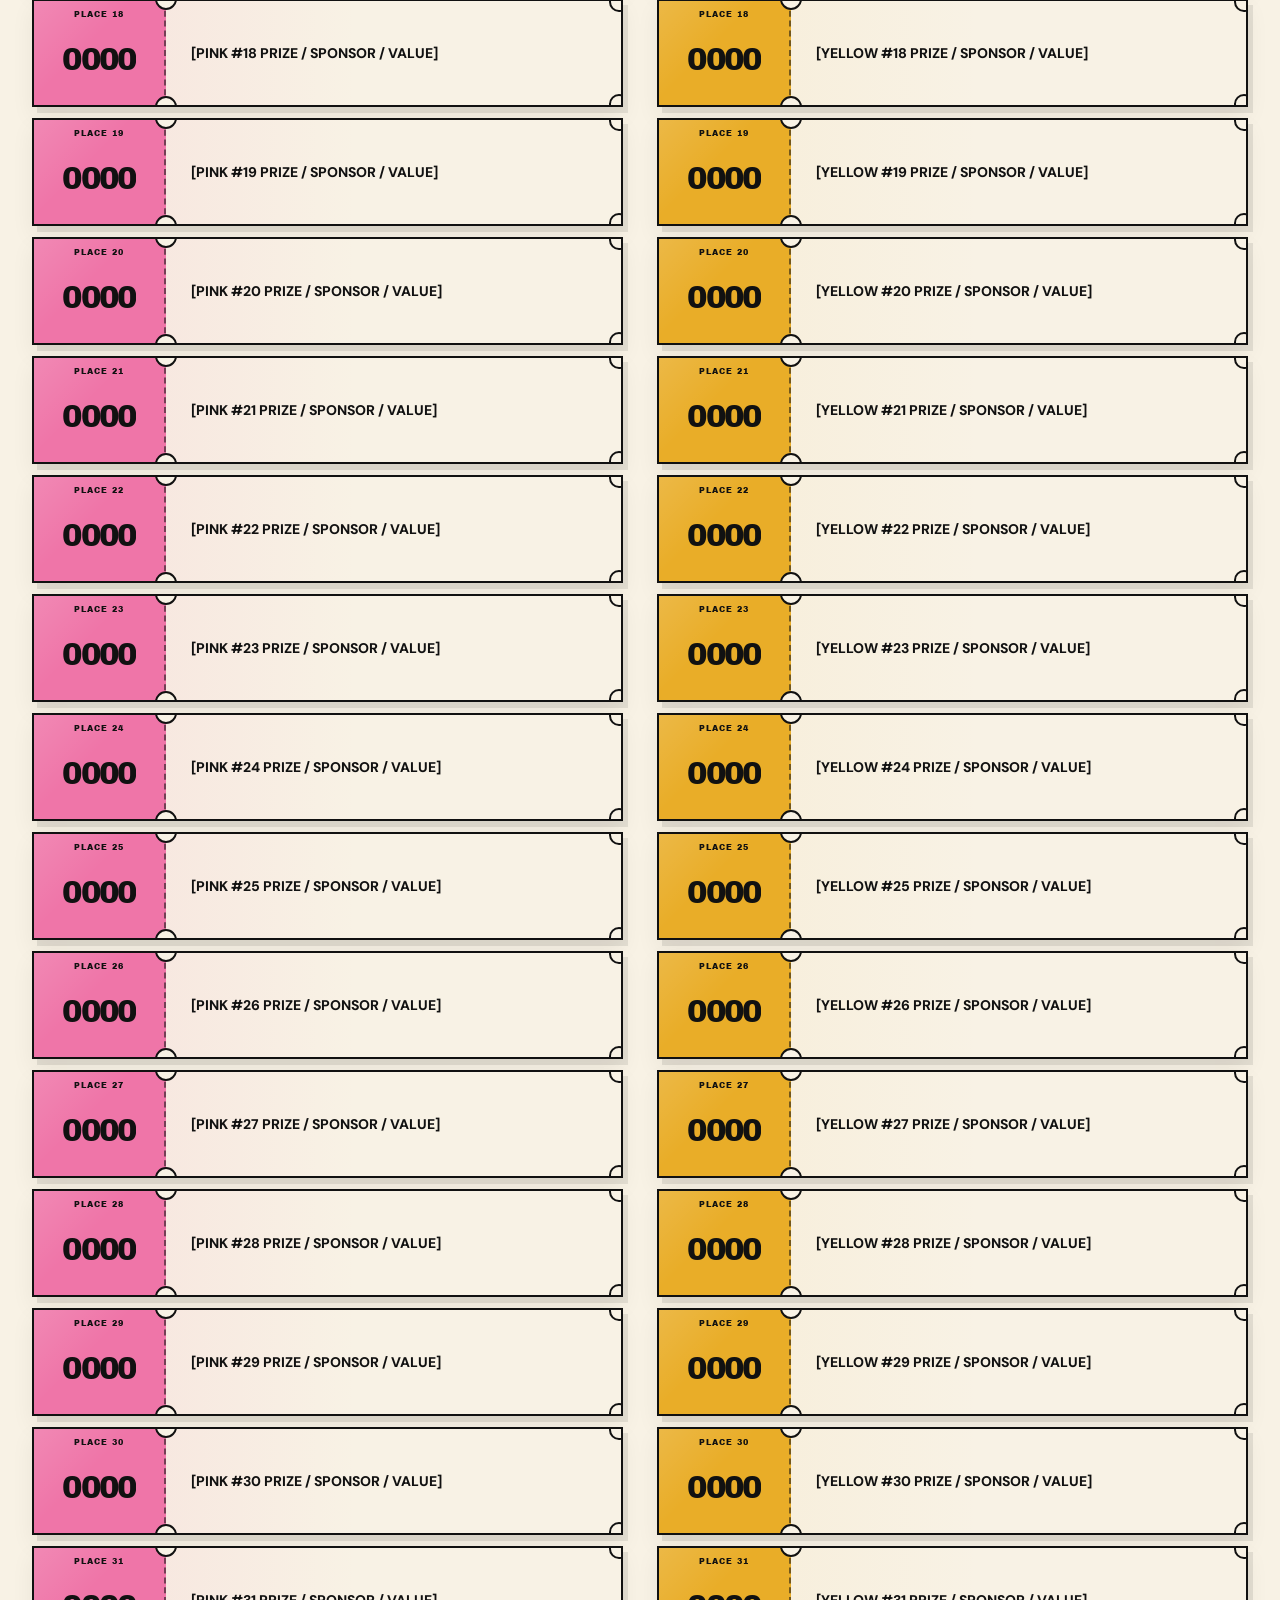
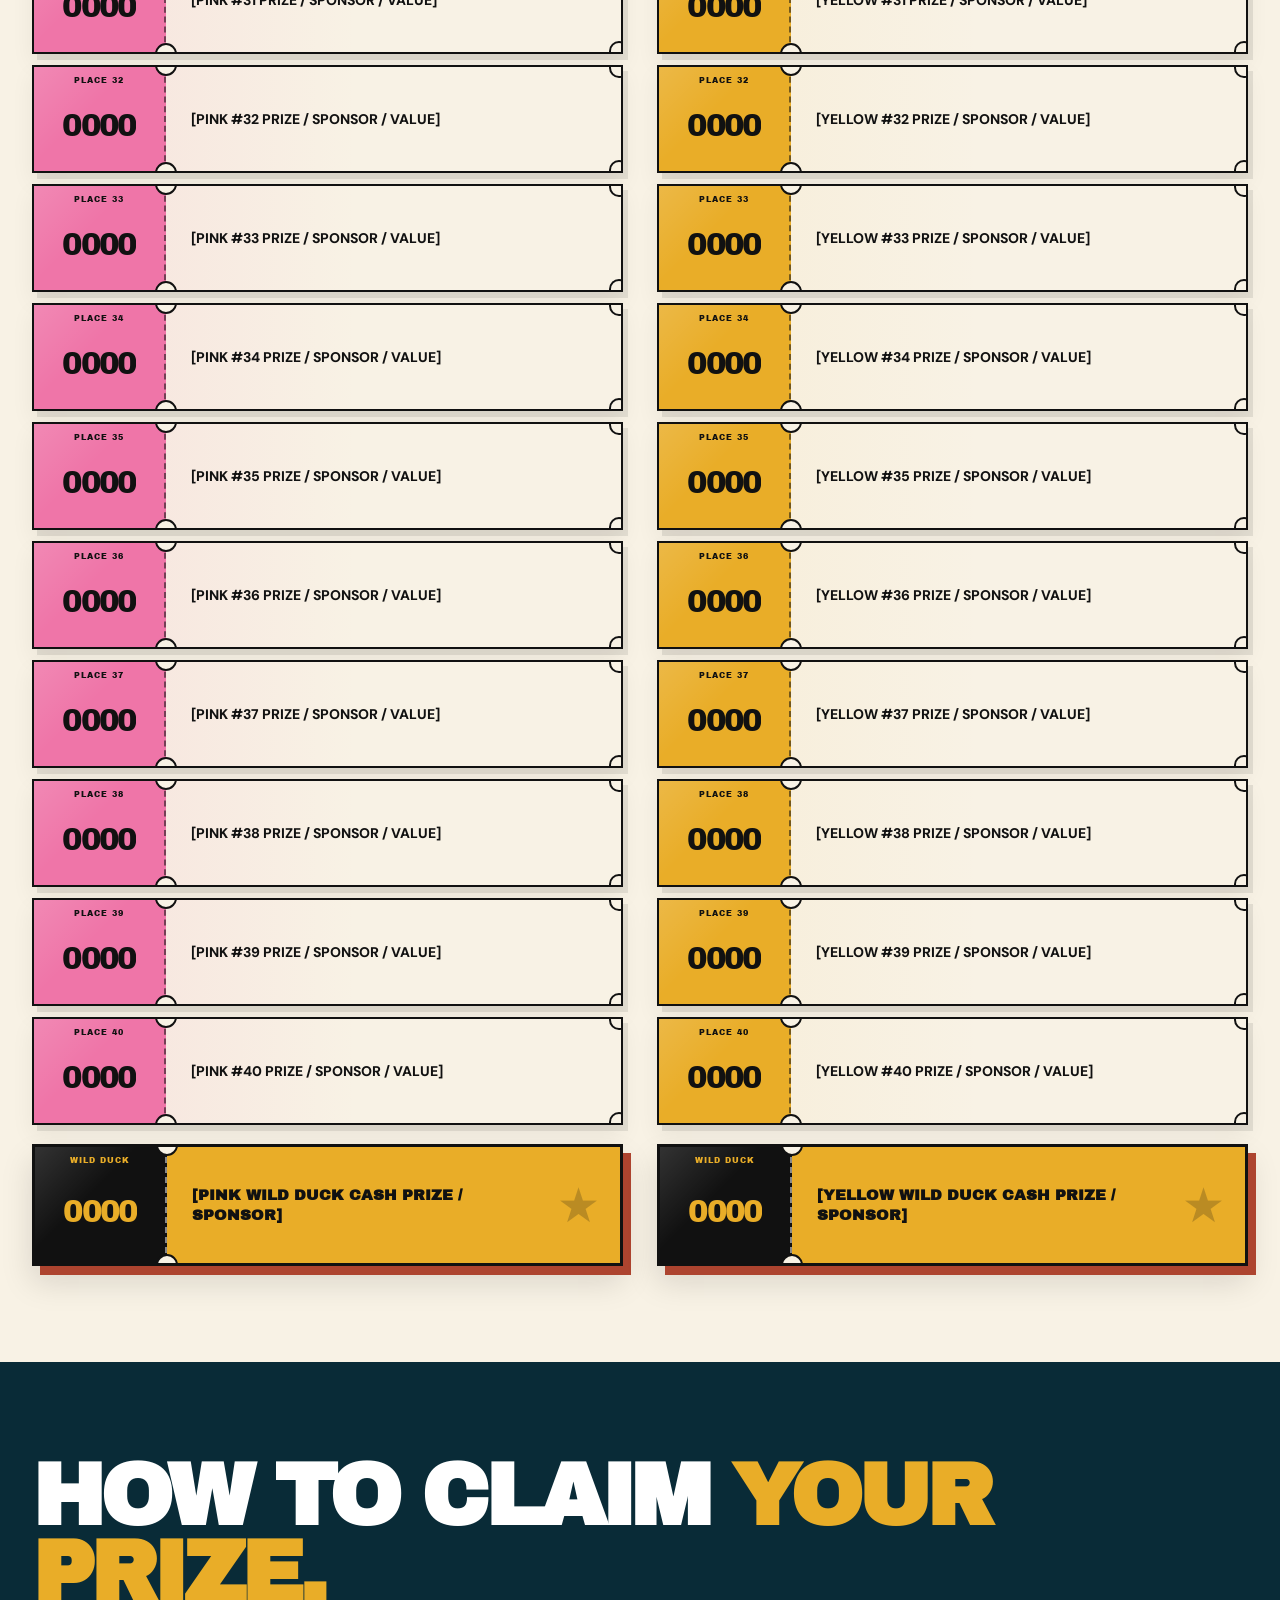
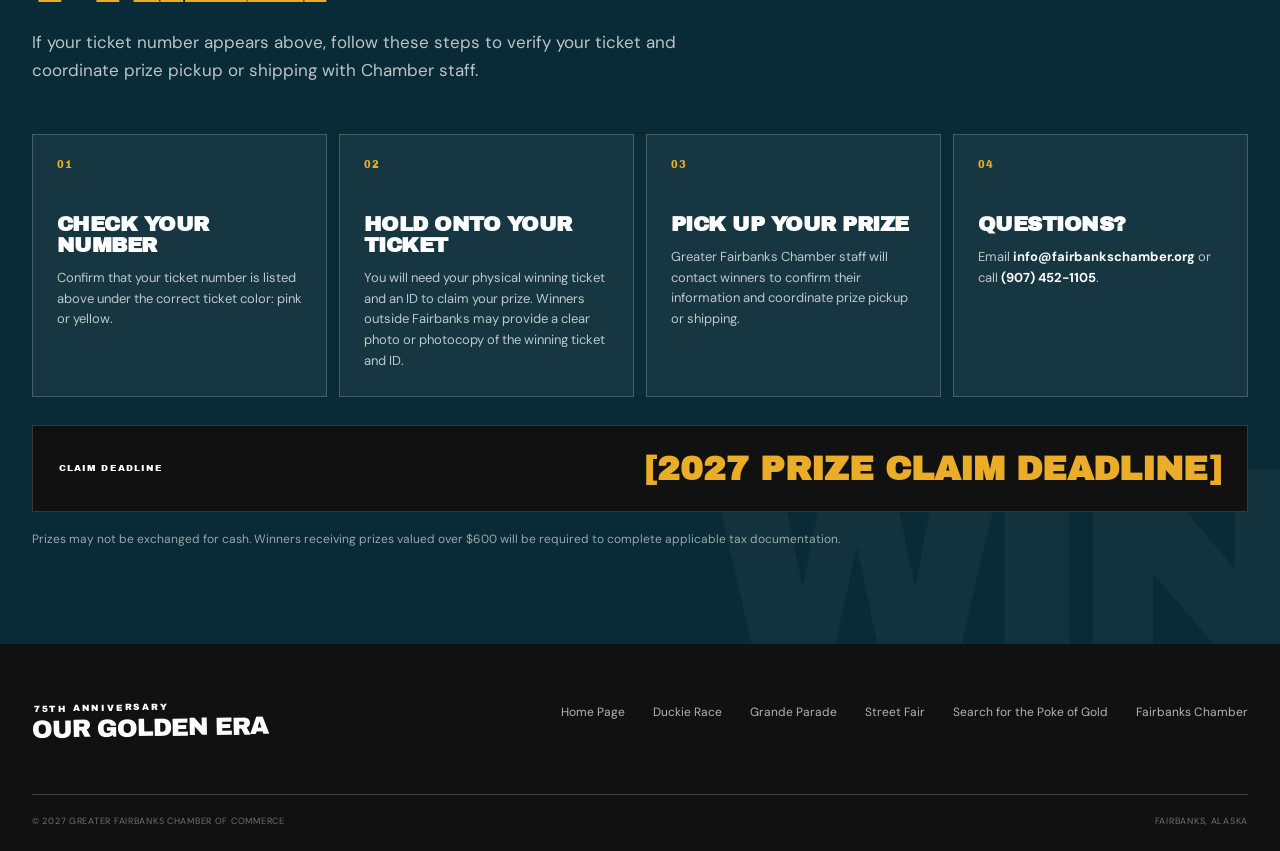
<file: rubber-duckie-race-results.html>
---
permalink: /duckie-race-results/
---

<!DOCTYPE html>
<html lang="en">
<head>
  <meta charset="UTF-8">
  <meta name="viewport" content="width=device-width, initial-scale=1.0">
  <meta name="description" content="2027 Golden Days Rubber Duckie Race official results and prize claim information.">
  <link rel="canonical" href="https://goldendaysfairbanks.com/duckie-race-results/">
  <title>2027 Rubber Duckie Race Results | Golden Days</title>

  <link rel="preconnect" href="https://fonts.googleapis.com">
  <link rel="preconnect" href="https://fonts.gstatic.com" crossorigin>
  <link href="https://fonts.googleapis.com/css2?family=Archivo+Black&family=DM+Sans:wght@400;500;600;700&display=swap" rel="stylesheet">

  <link rel="stylesheet" href="/event-pages.css">
</head>

<body class="duck-page results-page">

  <div class="page-topbar">
    <div class="shell">
      <span>GOLDEN DAYS ’27</span>
      <span>RUBBER DUCKIE RACE RESULTS</span>
      <span>FAIRBANKS, ALASKA</span>
    </div>
  </div>

  <header class="site-header">
    <nav class="nav shell">
      <a class="brand" href="/">
        <span class="brand-small">75TH ANNIVERSARY · FAIRBANKS</span>
        <span class="brand-large">GOLDEN DAYS</span>
      </a>

      <div class="nav-links">
        <a class="home-link" href="/">← Back to Home Page</a>
        <a href="/duckie-race/">Duckie Race</a>
        <a href="/parade/">Grande Parade</a>
        <a href="/street-fair/">Street Fair</a>
        <a href="/poke-of-gold/">Search for the Poke of Gold</a>
      </div>
    </nav>
  </header>

<main>
<!--
  ============================================================
  2027 RUBBER DUCKIE RACE RESULTS TEMPLATE

  UPDATE BEFORE PUBLISHING:
  1. [GOLDEN DAYS 2028 DATES]
  2. [2028 MAJOR EVENTS DATE]
  3. [2027 PRIZE CLAIM DEADLINE]
  4. Every ticket number and prize description in ticketData
  5. Optional Results Note — edit it or delete the entire block

  This uses the SAME .duck-page.results-page classes as the 2026
  page, so no new CSS is required if your results-page CSS is
  already loaded on the site.
  ============================================================
-->
<!--
  2027 Golden Days Rubber Duckie Race Results
  Uses event-pages-2-results.css, which contains the existing event-page CSS
  unchanged plus a scoped .results-page section appended at the end.
-->

  <!-- HERO -->
  <section class="event-hero results-hero">
    <div class="hero-content">
      <div class="shell">
        <h1 class="hero-title">
          <span class="gold">Rubber Duckie</span><br>
          Race Results
        </h1>

        <div class="hero-bottom">
          <p class="hero-intro">
            Thank you to everyone who purchased tickets, supported our vendors
            and helped make this year's Golden Days Rubber Duckie Race possible!
          </p>
        </div>
      </div>
    </div>
  </section>

  <!-- WINNERS -->
  <section class="section results-winners">
    <div class="shell">
      <p class="eyebrow">2027 Official Results</p>

      <div class="results-heading-row">
        <h2 class="section-heading">Winning <em>Tickets.</em></h2>
        <p class="results-intro">
          Match your ticket number below. Pink and yellow tickets are listed
          separately. Each list includes the top 40 prizes and the Wild Duck cash prize.
        </p>
      </div>

      <div class="ticket-columns">
        <!-- PINK -->
        <div class="ticket-column">
          <div class="column-head">
            <div class="column-head-main">
              <span class="swatch pink" aria-hidden="true"></span>
              <h3>Pink Tickets</h3>
            </div>
            <small>41 Winners</small>
          </div>
          <div aria-label="Pink winning tickets" class="ticket-list" id="pink-list"></div>
        </div>

        <!-- YELLOW -->
        <div class="ticket-column">
          <div class="column-head">
            <div class="column-head-main">
              <span class="swatch yellow" aria-hidden="true"></span>
              <h3>Yellow Tickets</h3>
            </div>
            <small>41 Winners</small>
          </div>
          <div aria-label="Yellow winning tickets" class="ticket-list" id="yellow-list"></div>
        </div>
      </div>
    </div>
  </section>

  <!-- CLAIM -->
  <section class="section results-claim">
    <div class="shell">
      <h2 class="section-heading">How to Claim <em>Your Prize.</em></h2>
      <p class="results-claim-intro">
        If your ticket number appears above, follow these steps to verify your
        ticket and coordinate prize pickup or shipping with Chamber staff.
      </p>

      <div class="results-steps">
        <article class="results-step">
          <span class="results-step-number">01</span>
          <h3>Check Your Number</h3>
          <p>
            Confirm that your ticket number is listed above under the correct
            ticket color: pink or yellow.
          </p>
        </article>

        <article class="results-step">
          <span class="results-step-number">02</span>
          <h3>Hold Onto Your Ticket</h3>
          <p>
            You will need your physical winning ticket and an ID to claim your
            prize. Winners outside Fairbanks may provide a clear photo or
            photocopy of the winning ticket and ID.
          </p>
        </article>

        <article class="results-step">
          <span class="results-step-number">03</span>
          <h3>Pick Up Your Prize</h3>
          <p>
            Greater Fairbanks Chamber staff will contact winners to confirm their
            information and coordinate prize pickup or shipping.
          </p>
        </article>

        <article class="results-step">
          <span class="results-step-number">04</span>
          <h3>Questions?</h3>
          <p>
            Email <strong>info@fairbankschamber.org</strong> or call
            <strong>(907) 452-1105</strong>.
          </p>
        </article>
      </div>

      <div class="deadline-band results-deadline">
        <span>CLAIM DEADLINE</span>
        <strong>[2027 PRIZE CLAIM DEADLINE]</strong>
      </div>

      <p style="margin:18px 0 0; color:rgba(255,255,255,.58); font-size:12px; line-height:1.55;">
        Prizes may not be exchanged for cash. Winners receiving prizes valued
        over $600 will be required to complete applicable tax documentation.
      </p>
    </div>
  </section>


<script>
  /*
   * ============================================================
   * 2027 RUBBER DUCKIE RACE WINNERS
   * 40 numbered prizes plus one Wild Duck prize for each color
   * ============================================================
   */

  const ticketData = {
    pink: [
      // Replace each 0000 below with the actual winning Pink ticket number.
      {
        place: "1",
        number: "0000",
        prize: "[PINK #1 PRIZE / SPONSOR / VALUE]"
      },
      {
        place: "2",
        number: "0000",
        prize: "[PINK #2 PRIZE / SPONSOR / VALUE]"
      },
      {
        place: "3",
        number: "0000",
        prize: "[PINK #3 PRIZE / SPONSOR / VALUE]"
      },
      {
        place: "4",
        number: "0000",
        prize: "[PINK #4 PRIZE / SPONSOR / VALUE]"
      },
      {
        place: "5",
        number: "0000",
        prize: "[PINK #5 PRIZE / SPONSOR / VALUE]"
      },
      {
        place: "6",
        number: "0000",
        prize: "[PINK #6 PRIZE / SPONSOR / VALUE]"
      },
      {
        place: "7",
        number: "0000",
        prize: "[PINK #7 PRIZE / SPONSOR / VALUE]"
      },
      {
        place: "8",
        number: "0000",
        prize: "[PINK #8 PRIZE / SPONSOR / VALUE]"
      },
      {
        place: "9",
        number: "0000",
        prize: "[PINK #9 PRIZE / SPONSOR / VALUE]"
      },
      {
        place: "10",
        number: "0000",
        prize: "[PINK #10 PRIZE / SPONSOR / VALUE]"
      },
      {
        place: "11",
        number: "0000",
        prize: "[PINK #11 PRIZE / SPONSOR / VALUE]"
      },
      {
        place: "12",
        number: "0000",
        prize: "[PINK #12 PRIZE / SPONSOR / VALUE]"
      },
      {
        place: "13",
        number: "0000",
        prize: "[PINK #13 PRIZE / SPONSOR / VALUE]"
      },
      {
        place: "14",
        number: "0000",
        prize: "[PINK #14 PRIZE / SPONSOR / VALUE]"
      },
      {
        place: "15",
        number: "0000",
        prize: "[PINK #15 PRIZE / SPONSOR / VALUE]"
      },
      {
        place: "16",
        number: "0000",
        prize: "[PINK #16 PRIZE / SPONSOR / VALUE]"
      },
      {
        place: "17",
        number: "0000",
        prize: "[PINK #17 PRIZE / SPONSOR / VALUE]"
      },
      {
        place: "18",
        number: "0000",
        prize: "[PINK #18 PRIZE / SPONSOR / VALUE]"
      },
      {
        place: "19",
        number: "0000",
        prize: "[PINK #19 PRIZE / SPONSOR / VALUE]"
      },
      {
        place: "20",
        number: "0000",
        prize: "[PINK #20 PRIZE / SPONSOR / VALUE]"
      },
      {
        place: "21",
        number: "0000",
        prize: "[PINK #21 PRIZE / SPONSOR / VALUE]"
      },
      {
        place: "22",
        number: "0000",
        prize: "[PINK #22 PRIZE / SPONSOR / VALUE]"
      },
      {
        place: "23",
        number: "0000",
        prize: "[PINK #23 PRIZE / SPONSOR / VALUE]"
      },
      {
        place: "24",
        number: "0000",
        prize: "[PINK #24 PRIZE / SPONSOR / VALUE]"
      },
      {
        place: "25",
        number: "0000",
        prize: "[PINK #25 PRIZE / SPONSOR / VALUE]"
      },
      {
        place: "26",
        number: "0000",
        prize: "[PINK #26 PRIZE / SPONSOR / VALUE]"
      },
      {
        place: "27",
        number: "0000",
        prize: "[PINK #27 PRIZE / SPONSOR / VALUE]"
      },
      {
        place: "28",
        number: "0000",
        prize: "[PINK #28 PRIZE / SPONSOR / VALUE]"
      },
      {
        place: "29",
        number: "0000",
        prize: "[PINK #29 PRIZE / SPONSOR / VALUE]"
      },
      {
        place: "30",
        number: "0000",
        prize: "[PINK #30 PRIZE / SPONSOR / VALUE]"
      },
      {
        place: "31",
        number: "0000",
        prize: "[PINK #31 PRIZE / SPONSOR / VALUE]"
      },
      {
        place: "32",
        number: "0000",
        prize: "[PINK #32 PRIZE / SPONSOR / VALUE]"
      },
      {
        place: "33",
        number: "0000",
        prize: "[PINK #33 PRIZE / SPONSOR / VALUE]"
      },
      {
        place: "34",
        number: "0000",
        prize: "[PINK #34 PRIZE / SPONSOR / VALUE]"
      },
      {
        place: "35",
        number: "0000",
        prize: "[PINK #35 PRIZE / SPONSOR / VALUE]"
      },
      {
        place: "36",
        number: "0000",
        prize: "[PINK #36 PRIZE / SPONSOR / VALUE]"
      },
      {
        place: "37",
        number: "0000",
        prize: "[PINK #37 PRIZE / SPONSOR / VALUE]"
      },
      {
        place: "38",
        number: "0000",
        prize: "[PINK #38 PRIZE / SPONSOR / VALUE]"
      },
      {
        place: "39",
        number: "0000",
        prize: "[PINK #39 PRIZE / SPONSOR / VALUE]"
      },
      {
        place: "40",
        number: "0000",
        prize: "[PINK #40 PRIZE / SPONSOR / VALUE]"
      },
      {
        place: "Wild Duck",
        number: "0000",
        prize: "[PINK WILD DUCK CASH PRIZE / SPONSOR]",
        wild: true
      }
    ],

    yellow: [
      // Replace each 0000 below with the actual winning Yellow ticket number.
      {
        place: "1",
        number: "0000",
        prize: "[YELLOW #1 PRIZE / SPONSOR / VALUE]"
      },
      {
        place: "2",
        number: "0000",
        prize: "[YELLOW #2 PRIZE / SPONSOR / VALUE]"
      },
      {
        place: "3",
        number: "0000",
        prize: "[YELLOW #3 PRIZE / SPONSOR / VALUE]"
      },
      {
        place: "4",
        number: "0000",
        prize: "[YELLOW #4 PRIZE / SPONSOR / VALUE]"
      },
      {
        place: "5",
        number: "0000",
        prize: "[YELLOW #5 PRIZE / SPONSOR / VALUE]"
      },
      {
        place: "6",
        number: "0000",
        prize: "[YELLOW #6 PRIZE / SPONSOR / VALUE]"
      },
      {
        place: "7",
        number: "0000",
        prize: "[YELLOW #7 PRIZE / SPONSOR / VALUE]"
      },
      {
        place: "8",
        number: "0000",
        prize: "[YELLOW #8 PRIZE / SPONSOR / VALUE]"
      },
      {
        place: "9",
        number: "0000",
        prize: "[YELLOW #9 PRIZE / SPONSOR / VALUE]"
      },
      {
        place: "10",
        number: "0000",
        prize: "[YELLOW #10 PRIZE / SPONSOR / VALUE]"
      },
      {
        place: "11",
        number: "0000",
        prize: "[YELLOW #11 PRIZE / SPONSOR / VALUE]"
      },
      {
        place: "12",
        number: "0000",
        prize: "[YELLOW #12 PRIZE / SPONSOR / VALUE]"
      },
      {
        place: "13",
        number: "0000",
        prize: "[YELLOW #13 PRIZE / SPONSOR / VALUE]"
      },
      {
        place: "14",
        number: "0000",
        prize: "[YELLOW #14 PRIZE / SPONSOR / VALUE]"
      },
      {
        place: "15",
        number: "0000",
        prize: "[YELLOW #15 PRIZE / SPONSOR / VALUE]"
      },
      {
        place: "16",
        number: "0000",
        prize: "[YELLOW #16 PRIZE / SPONSOR / VALUE]"
      },
      {
        place: "17",
        number: "0000",
        prize: "[YELLOW #17 PRIZE / SPONSOR / VALUE]"
      },
      {
        place: "18",
        number: "0000",
        prize: "[YELLOW #18 PRIZE / SPONSOR / VALUE]"
      },
      {
        place: "19",
        number: "0000",
        prize: "[YELLOW #19 PRIZE / SPONSOR / VALUE]"
      },
      {
        place: "20",
        number: "0000",
        prize: "[YELLOW #20 PRIZE / SPONSOR / VALUE]"
      },
      {
        place: "21",
        number: "0000",
        prize: "[YELLOW #21 PRIZE / SPONSOR / VALUE]"
      },
      {
        place: "22",
        number: "0000",
        prize: "[YELLOW #22 PRIZE / SPONSOR / VALUE]"
      },
      {
        place: "23",
        number: "0000",
        prize: "[YELLOW #23 PRIZE / SPONSOR / VALUE]"
      },
      {
        place: "24",
        number: "0000",
        prize: "[YELLOW #24 PRIZE / SPONSOR / VALUE]"
      },
      {
        place: "25",
        number: "0000",
        prize: "[YELLOW #25 PRIZE / SPONSOR / VALUE]"
      },
      {
        place: "26",
        number: "0000",
        prize: "[YELLOW #26 PRIZE / SPONSOR / VALUE]"
      },
      {
        place: "27",
        number: "0000",
        prize: "[YELLOW #27 PRIZE / SPONSOR / VALUE]"
      },
      {
        place: "28",
        number: "0000",
        prize: "[YELLOW #28 PRIZE / SPONSOR / VALUE]"
      },
      {
        place: "29",
        number: "0000",
        prize: "[YELLOW #29 PRIZE / SPONSOR / VALUE]"
      },
      {
        place: "30",
        number: "0000",
        prize: "[YELLOW #30 PRIZE / SPONSOR / VALUE]"
      },
      {
        place: "31",
        number: "0000",
        prize: "[YELLOW #31 PRIZE / SPONSOR / VALUE]"
      },
      {
        place: "32",
        number: "0000",
        prize: "[YELLOW #32 PRIZE / SPONSOR / VALUE]"
      },
      {
        place: "33",
        number: "0000",
        prize: "[YELLOW #33 PRIZE / SPONSOR / VALUE]"
      },
      {
        place: "34",
        number: "0000",
        prize: "[YELLOW #34 PRIZE / SPONSOR / VALUE]"
      },
      {
        place: "35",
        number: "0000",
        prize: "[YELLOW #35 PRIZE / SPONSOR / VALUE]"
      },
      {
        place: "36",
        number: "0000",
        prize: "[YELLOW #36 PRIZE / SPONSOR / VALUE]"
      },
      {
        place: "37",
        number: "0000",
        prize: "[YELLOW #37 PRIZE / SPONSOR / VALUE]"
      },
      {
        place: "38",
        number: "0000",
        prize: "[YELLOW #38 PRIZE / SPONSOR / VALUE]"
      },
      {
        place: "39",
        number: "0000",
        prize: "[YELLOW #39 PRIZE / SPONSOR / VALUE]"
      },
      {
        place: "40",
        number: "0000",
        prize: "[YELLOW #40 PRIZE / SPONSOR / VALUE]"
      },
      {
        place: "Wild Duck",
        number: "0000",
        prize: "[YELLOW WILD DUCK CASH PRIZE / SPONSOR]",
        wild: true
      }
    ]
  };

  /*
   * Escape text before inserting it into the page.
   * This prevents special characters in prize names from breaking the HTML.
   */
  function escapeHtml(value) {
    return String(value)
      .replace(/&/g, '&amp;')
      .replace(/</g, '&lt;')
      .replace(/>/g, '&gt;')
      .replace(/"/g, '&quot;')
      .replace(/'/g, '&#039;');
  }

  function renderTickets(list, containerId, colorClass) {
    const container = document.getElementById(containerId);

    if (!container) {
      console.error(`Ticket container not found: ${containerId}`);
      return;
    }

    container.innerHTML = list.map((item) => {
      const placeLabel = item.wild
        ? 'Wild Duck'
        : `Place ${escapeHtml(item.place)}`;

      const extraClass = item.wild ? ' wild-duck' : '';

      return `
        <div
          class="ticket ${colorClass}${extraClass}"
          tabindex="0"
          aria-label="${escapeHtml(placeLabel)}, ticket ${escapeHtml(item.number)}: ${escapeHtml(item.prize)}"
        >
          <div class="num-block">
            <span class="place-label">${escapeHtml(placeLabel)}</span>
            <span class="num">${escapeHtml(item.number)}</span>
          </div>

          <span class="notch top" aria-hidden="true"></span>
          <span class="notch bottom" aria-hidden="true"></span>

          <div class="prize-block">
            <span class="prize">${escapeHtml(item.prize)}</span>
          </div>
        </div>
      `;
    }).join('');
  }

  /*
   * Wait until the page has loaded before trying to find the ticket lists.
   * This also makes the code safer when pasted into a website editor.
   */
  function initializeTicketResults() {
    renderTickets(ticketData.pink, 'pink-list', 'pink');
    renderTickets(ticketData.yellow, 'yellow-list', 'yellow');
  }

  if (document.readyState === 'loading') {
    document.addEventListener(
      'DOMContentLoaded',
      initializeTicketResults
    );
  } else {
    initializeTicketResults();
  }
</script>
</main>


  <footer class="page-footer">
    <div class="shell">
      <div class="footer-top">
        <a class="brand" href="/">
          <span class="brand-small">75TH ANNIVERSARY</span>
          <span class="brand-large">OUR GOLDEN ERA</span>
        </a>

        <div class="footer-links">
          <a href="/">Home Page</a>
          <a href="/duckie-race/">Duckie Race</a>
          <a href="/parade/">Grande Parade</a>
          <a href="/street-fair/">Street Fair</a>
          <a href="/poke-of-gold/">Search for the Poke of Gold</a>
          <a href="https://www.fairbankschamber.org/">Fairbanks Chamber</a>
        </div>
      </div>

      <div class="footer-bottom">
        <span>© 2027 GREATER FAIRBANKS CHAMBER OF COMMERCE</span>
        <span>FAIRBANKS, ALASKA</span>
      </div>
    </div>
  </footer>

</body>
</html>
</file>
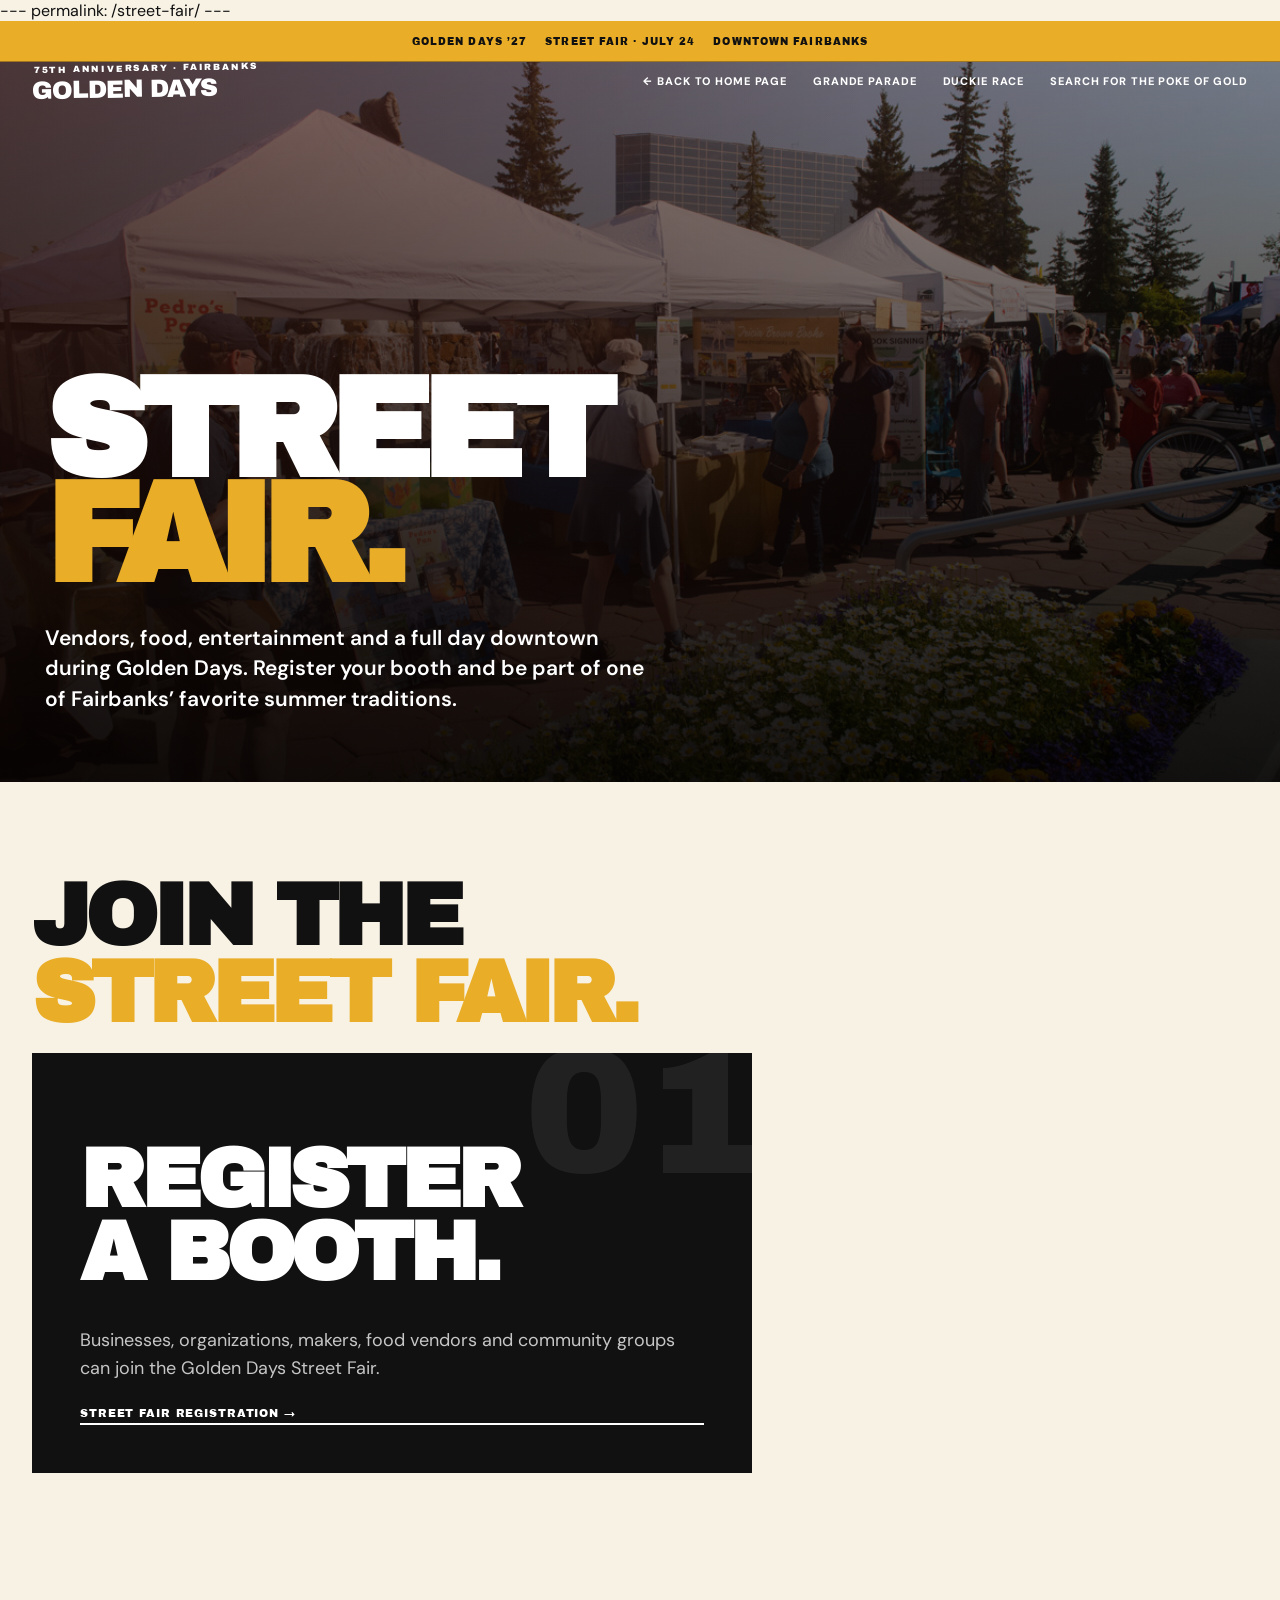
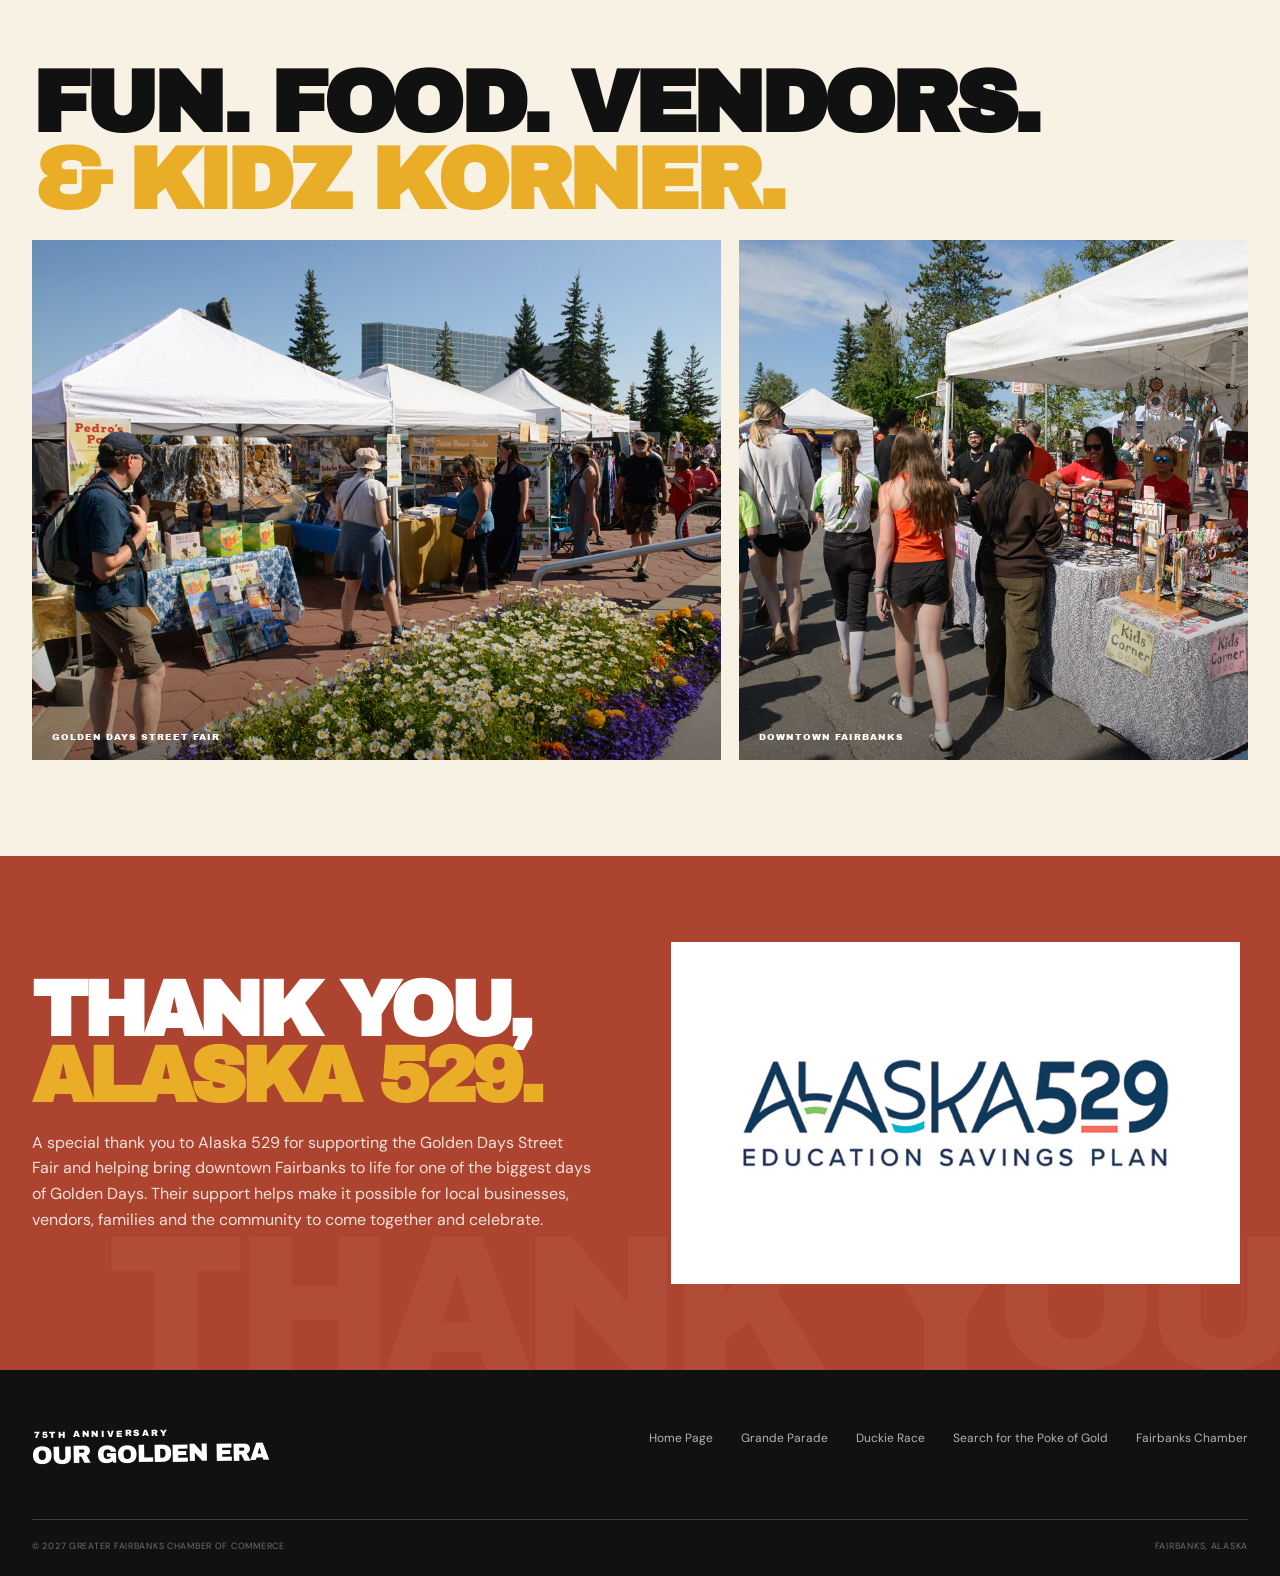
<file: street-fair.html>
---
permalink: /street-fair/
---

<!DOCTYPE html>
<html lang="en">
<head>
  <meta charset="UTF-8">
  <meta name="viewport" content="width=device-width, initial-scale=1.0">
  <meta name="description" content="Golden Days Street Fair — July 24, 2027 in downtown Fairbanks, Alaska.">
  <link rel="canonical" href="https://goldendaysfairbanks.com/street-fair/">
  <title>Golden Days Street Fair | Golden Days ’27</title>

  <link rel="preconnect" href="https://fonts.googleapis.com">
  <link rel="preconnect" href="https://fonts.gstatic.com" crossorigin>
  <link href="https://fonts.googleapis.com/css2?family=Archivo+Black&family=DM+Sans:wght@400;500;600;700&display=swap" rel="stylesheet">

  <link rel="stylesheet" href="/event-pages.css">

  <style>
    /* Single Street Fair registration card */
    .street-actions-single {
      display: grid;
      grid-template-columns: minmax(0, 720px);
    }

    @media (max-width: 700px) {
      .street-actions-single {
        grid-template-columns: 1fr;
      }
    }
  </style>
</head>

<body class="fair-page">

  <div class="page-topbar">
    <div class="shell">
      <span>GOLDEN DAYS ’27</span>
      <span>STREET FAIR · JULY 24</span>
      <span>DOWNTOWN FAIRBANKS</span>
    </div>
  </div>

  <header class="site-header">
    <nav class="nav shell">

      <a class="brand" href="/">
        <span class="brand-small">75TH ANNIVERSARY · FAIRBANKS</span>
        <span class="brand-large">GOLDEN DAYS</span>
      </a>

      <div class="nav-links">
        <a class="home-link" href="/">← Back to Home Page</a>
        <a href="/parade/">Grande Parade</a>
        <a href="/duckie-race/">Duckie Race</a>
        <a href="/poke-of-gold/">Search for the Poke of Gold</a>
      </div>

    </nav>
  </header>

  <main>

    <!-- =====================================================
         HERO
    ====================================================== -->
    <section class="event-hero">

      <div class="shell hero-content">

        <h1 class="hero-title">
          STREET<br>
          <span class="gold">FAIR.</span>
        </h1>

        <div class="hero-bottom">

          <p class="hero-intro">
            Vendors, food, entertainment and a full day downtown during Golden Days.
            Register your booth and be part of one of Fairbanks’ favorite summer traditions.
          </p>

          <div class="hero-actions"></div>

        </div>

      </div>
    </section>


    <!-- =====================================================
         STREET FAIR REGISTRATION
    ====================================================== -->
    <section class="section">

      <div class="shell">

        <h2 class="section-heading">
          JOIN THE<br>
          <em>STREET FAIR.</em>
        </h2>

        <div class="street-actions street-actions-single">

          <article class="street-action-card" data-number="01">

            <h3>
              REGISTER<br>
              A BOOTH.
            </h3>

            <p>
              Businesses, organizations, makers, food vendors and community groups
              can join the Golden Days Street Fair.
            </p>

            <a
              class="text-link"
              href="https://pci.jotform.com/form/262288298797178"
              target="_blank"
              rel="noopener noreferrer"
            >
              STREET FAIR REGISTRATION →
            </a>

          </article>

        </div>

      </div>
    </section>


    <!-- =====================================================
         STREET FAIR PHOTOS
    ====================================================== -->
    <section class="section photo-feature">

      <div class="shell">

        <h2 class="section-heading">
          FUN. FOOD. VENDORS.<br>
          <em>& KIDZ KORNER.</em>
        </h2>

        <div class="photo-feature-grid">

          <div class="photo-feature-main">

            <img
              src="/street-fair-photo-1.jpg"
              alt="Golden Days Street Fair in downtown Fairbanks"
              onerror="this.style.display='none'"
            >

            <span class="photo-feature-label">
              GOLDEN DAYS STREET FAIR
            </span>

          </div>


          <div class="photo-feature-side">

            <img
              src="/street-fair-photo-2.jpg"
              alt="Golden Days Street Fair vendors and visitors"
              onerror="this.style.display='none'"
            >

            <span class="photo-feature-label">
              DOWNTOWN FAIRBANKS
            </span>

          </div>

        </div>

      </div>
    </section>


    <!-- =====================================================
         STREET FAIR SPONSOR
    ====================================================== -->
    <section class="sponsor-section">

      <div class="shell sponsor-grid">

        <div class="sponsor-copy">

          <h2>
            THANK YOU,<br>
            <em>ALASKA 529.</em>
          </h2>

          <p>
            A special thank you to Alaska 529 for supporting the Golden Days Street Fair
            and helping bring downtown Fairbanks to life for one of the biggest days of
            Golden Days. Their support helps make it possible for local businesses,
            vendors, families and the community to come together and celebrate.
          </p>

        </div>


        <div class="sponsor-logo-box">

          <img
            src="/street-fair-sponsor.png"
            alt="Alaska 529 Logo"
            onerror="this.style.display='none'"
          >

        </div>

      </div>
    </section>

  </main>


  <!-- =====================================================
       FOOTER
  ====================================================== -->
  <footer class="page-footer">

    <div class="shell">

      <div class="footer-top">

        <a class="brand" href="/">
          <span class="brand-small">75TH ANNIVERSARY</span>
          <span class="brand-large">OUR GOLDEN ERA</span>
        </a>

        <div class="footer-links">
          <a href="/">Home Page</a>
          <a href="/parade/">Grande Parade</a>
          <a href="/duckie-race/">Duckie Race</a>
          <a href="/poke-of-gold/">Search for the Poke of Gold</a>
          <a href="https://www.fairbankschamber.org/">Fairbanks Chamber</a>
        </div>

      </div>


      <div class="footer-bottom">
        <span>© 2027 GREATER FAIRBANKS CHAMBER OF COMMERCE</span>
        <span>FAIRBANKS, ALASKA</span>
      </div>

    </div>

  </footer>

</body>
</html>
</file>
<file: event-pages.css>
:root {
  --gold: #e9ad28;
  --gold-bright: #ffd65c;
  --ink: #111111;
  --cream: #eee5cf;
  --paper: #f8f2e5;
  --blue: #143f55;
  --blue-deep: #092b37;
  --red: #ad442f;
  --white: #ffffff;
  --line: rgba(17,17,17,.18);
  --shell: min(1240px, calc(100vw - 64px));
  --display: "Archivo Black", Impact, sans-serif;
  --body: "DM Sans", Arial, sans-serif;
}

* { box-sizing: border-box; }

html {
  scroll-behavior: smooth;
  background: var(--ink);
}

body {
  margin: 0;
  background: var(--paper);
  color: var(--ink);
  font-family: var(--body);
  overflow-x: hidden;
}

a { color: inherit; text-decoration: none; }
img { display: block; max-width: 100%; }
button, input { font: inherit; }

.shell {
  width: var(--shell);
  margin-inline: auto;
}

.eyebrow {
  margin: 0 0 16px;
  font-family: var(--display);
  font-size: 10px;
  letter-spacing: .16em;
  text-transform: uppercase;
}

.eyebrow.light { color: rgba(255,255,255,.72); }

.button {
  display: inline-flex;
  min-height: 52px;
  align-items: center;
  justify-content: center;
  padding: 0 20px;
  border: 2px solid var(--ink);
  background: transparent;
  color: var(--ink);
  font-family: var(--display);
  font-size: 10px;
  letter-spacing: .07em;
  text-transform: uppercase;
  transition: transform .18s ease, background .18s ease, color .18s ease;
}

.button:hover {
  transform: translateY(-2px);
  background: var(--ink);
  color: var(--white);
}

.button-gold {
  background: var(--gold);
  border-color: var(--gold);
  color: var(--ink);
}

.button-gold:hover {
  background: var(--gold-bright);
  color: var(--ink);
}

.button-light {
  border-color: rgba(255,255,255,.65);
  color: var(--white);
}

.button-light:hover {
  background: var(--white);
  color: var(--ink);
}

.text-link {
  display: inline-flex;
  align-items: center;
  gap: 10px;
  padding-bottom: 4px;
  border-bottom: 2px solid currentColor;
  font-family: var(--display);
  font-size: 10px;
  letter-spacing: .08em;
}

.page-topbar {
  background: var(--gold);
  color: var(--ink);
  border-bottom: 1px solid rgba(17,17,17,.35);
}

.page-topbar .shell {
  min-height: 40px;
  display: flex;
  align-items: center;
  justify-content: center;
  gap: 18px;
  font-family: var(--display);
  font-size: 10px;
  letter-spacing: .11em;
}

.site-header {
  position: absolute;
  z-index: 20;
  top: 40px;
  left: 0;
  width: 100%;
  color: var(--white);
}

.nav {
  min-height: 84px;
  display: flex;
  align-items: center;
  justify-content: space-between;
  gap: 30px;
}

.brand {
  display: inline-flex;
  flex-direction: column;
  font-family: var(--display);
  line-height: .86;
  transform: rotate(-1deg);
}

.brand-small {
  margin: 0 0 5px 2px;
  font-size: 9px;
  letter-spacing: .2em;
}

.brand-large {
  font-size: 25px;
  letter-spacing: -.04em;
}

.nav-links {
  display: flex;
  align-items: center;
  gap: 26px;
  font-size: 11px;
  font-weight: 800;
  letter-spacing: .08em;
  text-transform: uppercase;
}

.nav-links a {
  padding: 7px 0;
  border-bottom: 2px solid transparent;
}

.nav-links a:hover {
  border-color: currentColor;
}

.event-hero {
  position: relative;
  min-height: 720px;
  display: flex;
  align-items: flex-end;
  overflow: hidden;
  color: var(--white);
  background: var(--blue-deep);
}

.event-hero::before {
  content: "";
  position: absolute;
  inset: 0;
  background:
    linear-gradient(to bottom, rgba(0,0,0,.18), rgba(0,0,0,.66)),
    linear-gradient(120deg, rgba(9,43,55,.82), rgba(9,43,55,.15));
}

.event-hero::after {
  position: absolute;
  right: -2vw;
  bottom: -9vw;
  z-index: 0;
  font-family: var(--display);
  font-size: clamp(210px, 31vw, 470px);
  line-height: .75;
  letter-spacing: -.09em;
  color: rgba(255,255,255,.055);
  pointer-events: none;
}

.parade-page .event-hero::after { content: "PARADE"; }
.duck-page .event-hero::after { content: "8000"; }
.fair-page .event-hero::after { content: "FAIR"; }

.hero-pattern {
  position: absolute;
  inset: 0;
  pointer-events: none;
}

.parade-page .hero-pattern {
  background:
    repeating-linear-gradient(
      -45deg,
      transparent 0 38px,
      rgba(233,173,40,.10) 38px 40px
    );
}

.duck-page .hero-pattern {
  background:
    radial-gradient(circle at 80% 30%, rgba(233,173,40,.2) 0 5%, transparent 5.3%),
    radial-gradient(circle at 72% 47%, rgba(233,173,40,.12) 0 4%, transparent 4.3%),
    radial-gradient(circle at 88% 57%, rgba(233,173,40,.10) 0 3.5%, transparent 3.8%);
}

.fair-page .hero-pattern {
  background:
    linear-gradient(90deg, transparent 0 75%, rgba(233,173,40,.08) 75% 76%, transparent 76%),
    linear-gradient(0deg, transparent 0 76%, rgba(233,173,40,.08) 76% 77%, transparent 77%);
  background-size: 110px 110px;
}

.hero-content {
  position: relative;
  z-index: 2;
  padding: 190px 0 68px;
  width: 100%;
}

.hero-date {
  display: inline-flex;
  margin-bottom: 22px;
  padding: 8px 10px;
  border: 1px solid rgba(255,255,255,.5);
  background: rgba(0,0,0,.15);
  font-family: var(--display);
  font-size: 9px;
  letter-spacing: .13em;
}

.hero-title {
  margin: 0;
  max-width: 1020px;
  font-family: var(--display);
  font-size: clamp(78px, 11vw, 160px);
  line-height: .75;
  letter-spacing: -.07em;
  text-transform: uppercase;
}

.hero-title .gold {
  color: var(--gold);
}

.hero-bottom {
  margin-top: 34px;
  display: flex;
  align-items: flex-end;
  justify-content: space-between;
  gap: 40px;
}

.hero-intro {
  max-width: 610px;
  margin: 0;
  font-size: clamp(17px, 2vw, 21px);
  line-height: 1.45;
  font-weight: 600;
}

.hero-actions {
  display: flex;
  flex-wrap: wrap;
  gap: 10px;
}

.section {
  padding: 96px 0;
}

.section-heading {
  margin: 0 0 22px;
  font-family: var(--display);
  font-size: clamp(48px, 6.8vw, 92px);
  line-height: .88;
  letter-spacing: -.055em;
  text-transform: uppercase;
}

.section-heading em {
  color: var(--gold);
  font-style: normal;
}

.intro-grid {
  display: grid;
  grid-template-columns: 1.3fr .8fr;
  gap: 78px;
  align-items: start;
}

.lead-copy {
  max-width: 760px;
  font-size: 19px;
  line-height: 1.6;
}

.quick-facts {
  border-top: 3px solid var(--ink);
}

.quick-fact {
  display: grid;
  grid-template-columns: 120px 1fr;
  gap: 20px;
  padding: 18px 0;
  border-bottom: 1px solid rgba(17,17,17,.28);
}

.quick-fact span {
  font-family: var(--display);
  font-size: 9px;
  letter-spacing: .1em;
  text-transform: uppercase;
}

.quick-fact strong {
  font-size: 15px;
  line-height: 1.4;
}

.resource-section {
  background: var(--cream);
}

.resource-grid {
  display: grid;
  grid-template-columns: .9fr 1.2fr .9fr;
  gap: 14px;
  align-items: stretch;
}

.resource-card {
  min-height: 210px;
  position: relative;
  padding: 26px;
  display: flex;
  flex-direction: column;
  justify-content: space-between;
  border: 1px solid rgba(17,17,17,.25);
  background: var(--paper);
  transition: transform .2s ease, background .2s ease;
}

.resource-card:hover {
  transform: translateY(-4px);
  background: var(--white);
}


.resource-card:nth-child(2) {
  background: var(--white);
  border: 2px solid var(--ink);
}

.resource-number {
  color: var(--red);
  font-family: var(--display);
  font-size: 11px;
}

.resource-card h3 {
  margin: 34px 0 18px;
  font-family: var(--display);
  font-size: clamp(24px, 3vw, 38px);
  line-height: .92;
  letter-spacing: -.04em;
  text-transform: uppercase;
}

.pricing-section {
  background: var(--gold);
}

.price-grid {
  display: grid;
  grid-template-columns: repeat(2, minmax(0,1fr));
  border-top: 3px solid var(--ink);
}

.price-row {
  min-height: 110px;
  padding: 22px 24px 22px 0;
  display: flex;
  align-items: center;
  justify-content: space-between;
  gap: 25px;
  border-bottom: 1px solid rgba(17,17,17,.42);
}

.price-row:nth-child(odd) {
  border-right: 1px solid rgba(17,17,17,.42);
  padding-right: 28px;
}

.price-row:nth-child(even) {
  padding-left: 28px;
}

.price-row span {
  max-width: 70%;
  font-weight: 800;
  line-height: 1.35;
}

.price-row strong {
  flex: 0 0 auto;
  font-family: var(--display);
  font-size: clamp(28px, 3.3vw, 44px);
  letter-spacing: -.05em;
}

.deadline-band {
  margin-top: 24px;
  padding: 24px 26px;
  display: flex;
  align-items: center;
  justify-content: space-between;
  gap: 25px;
  background: var(--ink);
  color: var(--white);
}

.deadline-band span {
  font-family: var(--display);
  font-size: 9px;
  letter-spacing: .12em;
}

.deadline-band strong {
  color: var(--gold);
  font-family: var(--display);
  font-size: clamp(21px, 3vw, 34px);
  text-align: right;
}

.safety-section {
  background: var(--paper);
}

.safety-grid {
  display: grid;
  grid-template-columns: .7fr 1.5fr;
  gap: 70px;
}

.warning-card {
  padding: 28px;
  background: var(--red);
  color: var(--white);
}

.warning-card .warning-symbol {
  display: block;
  margin-bottom: 26px;
  font-size: 42px;
}

.warning-card h3 {
  margin: 0 0 14px;
  font-family: var(--display);
  font-size: clamp(28px, 3.2vw, 43px);
  line-height: .92;
}

.warning-card p {
  margin: 0;
  color: rgba(255,255,255,.88);
  line-height: 1.58;
}

.safety-copy {
  border-top: 3px solid var(--ink);
}

.safety-copy article {
  padding: 25px 0;
  border-bottom: 1px solid rgba(17,17,17,.25);
}

.safety-copy h3 {
  margin: 0 0 10px;
  font-family: var(--display);
  font-size: 19px;
  letter-spacing: -.02em;
}

.safety-copy p {
  margin: 0;
  line-height: 1.65;
}

.map-section {
  background: var(--blue-deep);
  color: var(--white);
}

.map-grid {
  display: grid;
  grid-template-columns: .72fr 1.5fr;
  gap: 48px;
  align-items: center;
}

.map-copy p {
  max-width: 430px;
  color: rgba(255,255,255,.74);
  line-height: 1.6;
}

.map-placeholder {
  min-height: 480px;
  position: relative;
  display: grid;
  place-items: center;
  overflow: hidden;
  background:
    linear-gradient(135deg, rgba(233,173,40,.22), rgba(255,255,255,.04)),
    rgba(255,255,255,.06);
  border: 1px solid rgba(255,255,255,.25);
}

.map-placeholder img {
  position: absolute;
  inset: 0;
  width: 100%;
  height: 100%;
  object-fit: contain;
  background: var(--white);
}

.map-placeholder-label {
  position: relative;
  z-index: 1;
  padding: 20px;
  text-align: center;
  font-family: var(--display);
  font-size: 14px;
  letter-spacing: .08em;
}

.map-placeholder-label small {
  display: block;
  margin-top: 10px;
  font-family: var(--body);
  font-size: 11px;
  font-weight: 500;
  letter-spacing: 0;
  color: rgba(255,255,255,.7);
}

.vendor-section {
  background: var(--cream);
}

.vendor-grid,
.prize-grid {
  display: grid;
  grid-template-columns: repeat(3, minmax(0,1fr));
  gap: 12px;
}

.vendor-card,
.prize-card {
  min-height: 165px;
  padding: 24px;
  border: 1px solid rgba(17,17,17,.24);
  background: var(--paper);
}

.vendor-card span,
.prize-card span {
  color: var(--red);
  font-family: var(--display);
  font-size: 9px;
  letter-spacing: .1em;
}

.vendor-card h3,
.prize-card h3 {
  margin: 26px 0 8px;
  font-family: var(--display);
  font-size: 22px;
  line-height: .95;
}

.vendor-card p,
.prize-card p {
  margin: 0;
  color: rgba(17,17,17,.68);
  font-size: 13px;
  line-height: 1.45;
}

.cta-split {
  display: grid;
  grid-template-columns: 1.25fr .75fr;
  background: var(--gold);
}

.cta-split-copy {
  padding: 72px max(5vw, 45px);
}

.cta-split-copy h2 {
  margin: 0 0 18px;
  font-family: var(--display);
  font-size: clamp(48px, 6.8vw, 94px);
  line-height: .84;
  letter-spacing: -.06em;
  text-transform: uppercase;
}

.cta-split-copy p {
  max-width: 610px;
  margin: 0 0 28px;
  font-size: 17px;
  line-height: 1.55;
}

.cta-split-art {
  min-height: 430px;
  position: relative;
  overflow: hidden;
  background: var(--ink);
}

.cta-split-art::after {
  content: "✦";
  position: absolute;
  inset: 0;
  display: grid;
  place-items: center;
  color: var(--gold);
  font-size: 150px;
}

.street-actions {
  display: grid;
  grid-template-columns: repeat(2, minmax(0,1fr));
  gap: 14px;
}

.street-action-card {
  min-height: 320px;
  padding: 30px;
  position: relative;
  overflow: hidden;
  display: flex;
  flex-direction: column;
  justify-content: flex-end;
  background: var(--ink);
  color: var(--white);
}

.street-action-card:nth-child(2) {
  background: var(--red);
}

.street-action-card::before {
  content: attr(data-number);
  position: absolute;
  right: -12px;
  top: -30px;
  color: rgba(255,255,255,.07);
  font-family: var(--display);
  font-size: 180px;
  line-height: 1;
}

.street-action-card h3 {
  position: relative;
  z-index: 1;
  margin: 0 0 18px;
  font-family: var(--display);
  font-size: clamp(36px, 5vw, 64px);
  line-height: .88;
  letter-spacing: -.05em;
}

.street-action-card p,
.street-action-card a {
  position: relative;
  z-index: 1;
}

.street-action-card p {
  max-width: 500px;
  color: rgba(255,255,255,.76);
  line-height: 1.55;
}

.sponsor-section {
  position: relative;
  padding: 86px 0;
  background: var(--red);
  color: var(--white);
  overflow: hidden;
}

.sponsor-section::after {
  content: "THANK YOU";
  position: absolute;
  right: -1vw;
  bottom: -40px;
  color: rgba(255,255,255,.045);
  font-family: var(--display);
  font-size: clamp(110px, 15vw, 240px);
  letter-spacing: -.06em;
  white-space: nowrap;
  pointer-events: none;
}

.sponsor-grid {
  position: relative;
  z-index: 1;
  display: grid;
  grid-template-columns: 1fr 1fr;
  gap: 70px;
  align-items: center;
}

.sponsor-copy h2 {
  margin: 0 0 20px;
  font-family: var(--display);
  font-size: clamp(48px, 6vw, 88px);
  line-height: .86;
  letter-spacing: -.055em;
  text-transform: uppercase;
}

.sponsor-copy h2 em {
  color: var(--gold);
  font-style: normal;
}

.sponsor-copy p {
  max-width: 560px;
  color: rgba(255,255,255,.84);
  line-height: 1.6;
}

.sponsor-logo-box {
  min-height: 280px;
  display: grid;
  place-items: center;
  padding: 40px;
  background: var(--white);
}

.sponsor-logo-box img {
  max-width: 95%;
  max-height: 280px;
  object-fit: contain;
}

.sponsor-logo-placeholder {
  color: rgba(17,17,17,.45);
  text-align: center;
  font-family: var(--display);
  font-size: 13px;
  letter-spacing: .08em;
}

.page-footer {
  padding: 60px 0 24px;
  background: var(--ink);
  color: var(--white);
}

.footer-top {
  display: flex;
  align-items: flex-start;
  justify-content: space-between;
  gap: 50px;
  padding-bottom: 55px;
}

.footer-links {
  display: flex;
  flex-wrap: wrap;
  justify-content: flex-end;
  gap: 20px 28px;
  color: rgba(255,255,255,.68);
  font-size: 12px;
}

.footer-bottom {
  display: flex;
  justify-content: space-between;
  gap: 25px;
  padding-top: 20px;
  border-top: 1px solid rgba(255,255,255,.2);
  color: rgba(255,255,255,.4);
  font-size: 9px;
  letter-spacing: .08em;
}

/* Duck-specific accents */
.duck-page .event-hero {
  background: #0f566b;
}

.duck-page .section-heading em,
.duck-page .sponsor-copy h2 em {
  color: var(--gold);
}

.ticket-hero-strip {
  padding: 30px 0;
  background: var(--gold);
}

.ticket-hero-strip .shell {
  display: flex;
  align-items: center;
  justify-content: space-between;
  gap: 30px;
}

.ticket-hero-strip strong {
  font-family: var(--display);
  font-size: clamp(26px, 4vw, 46px);
  line-height: .95;
}

.ticket-hero-strip span {
  display: block;
  margin-top: 5px;
  font-family: var(--body);
  font-size: 13px;
}

/* Street-fair accents */
.fair-page .event-hero {
  background: var(--red);
}

.fair-page .resource-section {
  background: var(--gold);
}

/* Responsive */
@media (max-width: 980px) {
  :root { --shell: min(100% - 40px, 1240px); }

  .nav {
    align-items: flex-start;
    padding: 22px 0;
  }

  .nav-links {
    max-width: 560px;
    justify-content: flex-end;
    flex-wrap: wrap;
    gap: 12px 20px;
  }

  .hero-bottom,
  .ticket-hero-strip .shell {
    align-items: flex-start;
    flex-direction: column;
  }

  .intro-grid,
  .safety-grid,
  .map-grid,
  .sponsor-grid {
    grid-template-columns: 1fr;
    gap: 42px;
  }

  .map-placeholder {
    min-height: 420px;
  }

  .calendar-day-featured {
    display: block;
  }

  .vendor-grid,
  .prize-grid {
    grid-template-columns: repeat(2, minmax(0,1fr));
  }

  .cta-split {
    grid-template-columns: 1fr;
  }

  .cta-split-art {
    min-height: 260px;
  }
}


@media (max-width: 980px) {
  .resource-grid {
    grid-template-columns: repeat(2, minmax(0,1fr));
  }

  .resource-card:last-child {
    grid-column: 1 / -1;
  }
}

@media (max-width: 700px) {
  :root { --shell: calc(100vw - 30px); }

  .page-topbar .shell {
    min-height: 38px;
    justify-content: space-between;
    gap: 8px;
    font-size: 8px;
  }

  .site-header {
    top: 38px;
  }

  .nav {
    min-height: 76px;
    padding: 18px 0;
    align-items: center;
  }

  .brand-small { font-size: 8px; }
  .brand-large { font-size: 22px; }

  .nav-links {
    gap: 7px 12px;
    font-size: 8px;
    line-height: 1.2;
  }

  .nav-links a:not(.home-link) {
    display: none;
  }

  .event-hero {
    min-height: 650px;
  }

  .hero-content {
    padding: 150px 0 42px;
  }

  .hero-title {
    font-size: clamp(58px, 20vw, 92px);
  }

  .hero-bottom {
    margin-top: 24px;
  }

  .hero-intro {
    font-size: 16px;
  }

  .hero-actions {
    width: 100%;
  }

  .hero-actions .button {
    width: 100%;
  }

  .section {
    padding: 70px 0;
  }

  .section-heading {
    font-size: clamp(42px, 14vw, 66px);
  }

  .lead-copy {
    font-size: 16px;
  }

  .quick-fact {
    grid-template-columns: 92px 1fr;
    gap: 14px;
  }

  .resource-grid,
  .price-grid,
  .vendor-grid,
  .prize-grid,
  .street-actions {
    grid-template-columns: 1fr;
  }

  .resource-card:last-child {
    grid-column: auto;
  }

  .resource-card {
    min-height: 165px;
  }

  .price-row,
  .price-row:nth-child(odd),
  .price-row:nth-child(even) {
    min-height: 90px;
    padding: 18px 0;
    border-right: 0;
  }

  .deadline-band {
    align-items: flex-start;
    flex-direction: column;
  }

  .deadline-band strong {
    text-align: left;
  }

  .warning-card {
    padding: 24px 20px;
  }

  .map-placeholder {
    min-height: 320px;
  }

  .street-action-card {
    min-height: 270px;
    padding: 24px 20px;
  }

  .cta-split-copy {
    padding: 58px 20px;
  }

  .sponsor-section {
    padding: 70px 0;
  }

  .sponsor-logo-box {
    min-height: 220px;
    padding: 28px;
  }

  .footer-top,
  .footer-bottom {
    align-items: flex-start;
    flex-direction: column;
  }

  .footer-links {
    justify-content: flex-start;
  }
}

@media (max-width: 390px) {
  .page-topbar .shell span:last-child {
    display: none;
  }

  .nav-links {
    font-size: 7px;
  }

  .hero-title {
    font-size: 58px;
  }

  .quick-fact {
    grid-template-columns: 1fr;
    gap: 5px;
  }

  .price-row {
    gap: 14px;
  }

  .price-row span {
    max-width: 62%;
  }
}

@media (hover: none) {
  .resource-card:hover,
  .button:hover {
    transform: none;
  }
}

/* =========================================================
   PHOTO-BACKED EVENT HEROES
   Replace these image files with your preferred event photos.
   ========================================================= */

.parade-page .event-hero {
  background:
    linear-gradient(to bottom, rgba(0,0,0,.18), rgba(0,0,0,.72)),
    linear-gradient(115deg, rgba(9,43,55,.72), rgba(9,43,55,.10)),
    url("parade-hero.jpg") center 42% / cover no-repeat;
}

.duck-page .event-hero {
  background:
    linear-gradient(to bottom, rgba(0,0,0,.15), rgba(0,0,0,.70)),
    linear-gradient(115deg, rgba(9,43,55,.68), rgba(9,43,55,.05)),
    url("duckie-hero.jpg") center 48% / cover no-repeat;
}

.fair-page .event-hero {
  background:
    linear-gradient(to bottom, rgba(0,0,0,.18), rgba(0,0,0,.72)),
    linear-gradient(115deg, rgba(173,68,47,.55), rgba(9,43,55,.08)),
    url("street-fair-hero.jpg") center 48% / cover no-repeat;
}

/* Existing pseudo overlays are no longer needed to create the hero background. */
.event-hero::before {
  content: "";
  position: absolute;
  inset: 0;
  background:
    linear-gradient(to bottom, rgba(0,0,0,.06), rgba(0,0,0,.22) 45%, rgba(0,0,0,.34));
  pointer-events: none;
}

/* Better breathing room for hero CTAs. */
.hero-bottom {
  padding-right: clamp(18px, 3vw, 46px);
}

.hero-actions {
  padding-right: 6px;
}

/* Photo feature sections */
.photo-feature {
  background: var(--paper);
}

.photo-feature-grid {
  display: grid;
  grid-template-columns: 1.15fr .85fr;
  gap: 18px;
}

.photo-feature-main,
.photo-feature-side {
  position: relative;
  min-height: 520px;
  overflow: hidden;
  background: var(--blue-deep);
}

.photo-feature-side {
  min-height: 520px;
}

.photo-feature-main img,
.photo-feature-side img,
.photo-strip-card img {
  width: 100%;
  height: 100%;
  object-fit: cover;
}

.photo-feature-main::after,
.photo-feature-side::after {
  content: "";
  position: absolute;
  inset: 0;
  background: linear-gradient(to top, rgba(0,0,0,.35), transparent 48%);
  pointer-events: none;
}

.photo-feature-label {
  position: absolute;
  z-index: 2;
  left: 20px;
  bottom: 18px;
  color: var(--white);
  font-family: var(--display);
  font-size: 9px;
  letter-spacing: .11em;
}

.photo-strip {
  padding: 18px 0 0;
  background: var(--paper);
}

.photo-strip-grid {
  display: grid;
  grid-template-columns: repeat(3, minmax(0,1fr));
  gap: 12px;
}

.photo-strip-card {
  position: relative;
  min-height: 260px;
  overflow: hidden;
  background: var(--cream);
}

.photo-strip-card::after {
  content: "";
  position: absolute;
  inset: 0;
  background: linear-gradient(to top, rgba(0,0,0,.28), transparent 58%);
  pointer-events: none;
}

/* Prevent right-edge crowding in CTA split areas and resource cards. */
.cta-split-copy {
  padding-right: max(64px, 6vw);
}

.cta-split-copy .button {
  margin-right: 18px;
}

.resource-card {
  padding-right: 34px;
}

.street-action-card {
  padding-right: 38px;
}

.ticket-hero-strip .shell {
  padding-right: 18px;
}

.sponsor-grid {
  padding-right: 8px;
}

@media (max-width: 980px) {
  .hero-bottom {
    padding-right: 0;
  }

  .photo-feature-grid {
    grid-template-columns: 1fr;
  }

  .photo-feature-main,
  .photo-feature-side {
    min-height: 420px;
  }

  .photo-strip-grid {
    grid-template-columns: 1fr 1fr;
  }

  .photo-strip-card:last-child {
    grid-column: 1 / -1;
  }
}

@media (max-width: 700px) {
  .parade-page .event-hero {
    background-position: center 45%;
  }

  .duck-page .event-hero {
    background-position: center 45%;
  }

  .fair-page .event-hero {
    background-position: center 45%;
  }

  .hero-bottom,
  .hero-actions,
  .ticket-hero-strip .shell,
  .sponsor-grid {
    padding-right: 0;
  }

  .hero-actions .button,
  .ticket-hero-strip .button {
    width: 100%;
    margin-right: 0;
  }

  .cta-split-copy {
    padding-right: 20px;
  }

  .cta-split-copy .button {
    width: 100%;
    margin-right: 0;
  }

  .resource-card,
  .street-action-card {
    padding-right: 22px;
  }

  .photo-feature-main,
  .photo-feature-side {
    min-height: 320px;
  }

  .photo-strip-grid {
    grid-template-columns: 1fr;
  }

  .photo-strip-card,
  .photo-strip-card:last-child {
    min-height: 240px;
    grid-column: auto;
  }
}


/* =========================================================
   HERO CLEANUP + SPACING
   ========================================================= */

/* Remove the decorative words, shapes, dots and line patterns from every hero. */
.event-hero::after,
.hero-pattern {
  display: none !important;
}

/* Keep the hero photography clean with only a simple readability overlay. */
.event-hero::before {
  content: "";
  position: absolute;
  inset: 0;
  background:
    linear-gradient(to bottom, rgba(0,0,0,.14), rgba(0,0,0,.28) 46%, rgba(0,0,0,.62)),
    linear-gradient(90deg, rgba(0,0,0,.28), transparent 68%);
  pointer-events: none;
}

/* Give all hero text more room from both screen edges.
   This applies to the headline and the paragraph beneath it. */
.hero-content {
  padding-left: clamp(28px, 3.5vw, 58px);
  padding-right: clamp(28px, 3.5vw, 58px);
}

.hero-bottom {
  padding-right: 0;
}

.hero-actions {
  padding-right: 0;
}

/* ---------------------------------------------------------
   PARADE ROUTE MAP — no box/background behind the map
   --------------------------------------------------------- */

.parade-page .map-section {
  overflow: hidden;
}

.route-map-image {
  width: 100%;
  min-width: 0;
  background: transparent;
  border: 0;
}

.route-map-image img {
  width: 100%;
  height: auto;
  max-height: 620px;
  object-fit: contain;
  background: transparent;
}

/* ---------------------------------------------------------
   DUCKIE PRIZE LIST
   --------------------------------------------------------- */

.duck-prizes-section {
  position: relative;
  overflow: hidden;
  background: var(--gold);
}

.duck-prizes-section .section-heading {
  margin-bottom: 30px;
}

.duck-prize-button {
  background: var(--ink);
  border-color: var(--ink);
  color: var(--white);
}

.duck-prize-button:hover {
  background: var(--white);
  border-color: var(--white);
  color: var(--ink);
}

/* ---------------------------------------------------------
   DUCKIE PRIZE LIST
   --------------------------------------------------------- */

.duck-prizes-section {
  position: relative;
  overflow: hidden;
  background: var(--gold);
}

.duck-prizes-section .section-heading {
  margin-bottom: 30px;
}

/* Make "PRIZES." white instead of gold */
.duck-prizes-section .section-heading em {
  color: var(--white);
}

.duck-prize-button {
  background: var(--ink);
  border-color: var(--ink);
  color: var(--white);
}

.duck-prize-button:hover {
  background: var(--white);
  border-color: var(--white);
  color: var(--ink);
}

/* ---------------------------------------------------------
   MOBILE HERO SPACING
   --------------------------------------------------------- */

@media (max-width: 700px) {
  .hero-content {
    padding-left: 24px;
    padding-right: 24px;
  }

  .hero-intro {
    max-width: 100%;
  }

  .route-map-image img {
    max-height: none;
  }

  .duck-prize-button {
    width: 100%;
  }
}

@media (max-width: 390px) {
  .hero-content {
    padding-left: 20px;
    padding-right: 20px;
  }
}

/* =========================================================
   POKE OF GOLD ABOUT SECTION
   ========================================================= */

.poke-about-grid {
  display: grid;
  grid-template-columns: minmax(0, 1fr) 360px;
  gap: 48px;
  align-items: center;
}

.poke-about-copy {
  min-width: 0;
}

.poke-about-image {
  display: flex;
  align-items: center;
  justify-content: flex-end;
}

.poke-about-image img {
  width: 100%;
  max-width: 330px;
  height: auto;
  object-fit: contain;
}

/* Stack the image below the text on smaller screens. */
@media (max-width: 700px) {
  .poke-about-grid {
    grid-template-columns: 1fr;
    gap: 28px;
  }

  .poke-about-image {
    justify-content: center;
  }

  .poke-about-image img {
    max-width: 270px;
  }
}
/* =========================================================
   STREET FAIR — SINGLE REGISTRATION CTA
   ========================================================= */

/* When the pod sponsorship card is removed, let the remaining
   Register a Booth card fill the full available section width. */
.street-actions-single {
  display: grid;
  grid-template-columns: 1fr;
  width: 100%;
}

.street-actions-single .street-action-card {
  min-height: 420px;
  padding: 48px;
}

.street-actions-single .street-action-card h3 {
  font-size: clamp(52px, 6.5vw, 84px);
  max-width: 800px;
}

.street-actions-single .street-action-card p {
  max-width: 700px;
  margin-bottom: 24px;
  font-size: 18px;
  line-height: 1.6;
}

.street-actions-single .text-link {
  font-size: 11px;
}

/* Mobile */
@media (max-width: 700px) {
  .street-actions-single {
    grid-template-columns: 1fr;
  }

  .street-actions-single .street-action-card {
    min-height: 340px;
    padding: 30px 24px;
  }

  .street-actions-single .street-action-card h3 {
    font-size: clamp(44px, 14vw, 64px);
  }

  .street-actions-single .street-action-card p {
    font-size: 16px;
  }
}

/* =========================================================
   RUBBER DUCKIE RACE RESULTS
   ========================================================= */

.results-page .results-hero {
  min-height: 680px;
}

.results-page .results-hero .hero-content {
  padding-top: 205px;
  padding-bottom: 72px;
}

.results-page .results-hero .hero-title {
  max-width: 1180px;
  font-size: clamp(66px, 9.2vw, 138px);
  line-height: .78;
}

.results-page .results-hero .hero-intro {
  max-width: 720px;
}

/* WINNERS AREA */
.results-winners {
  background: var(--paper);
}

.results-heading-row {
  display: grid;
  grid-template-columns: minmax(0, 1.3fr) minmax(280px, .7fr);
  gap: 70px;
  align-items: end;
  margin-bottom: 58px;
}

.results-heading-row .section-heading {
  margin-bottom: 0;
}

.results-intro {
  max-width: 500px;
  margin: 0 0 8px;
  color: rgba(17,17,17,.7);
  font-size: 16px;
  line-height: 1.6;
}

/* TWO COLUMNS */
.ticket-columns {
  display: grid;
  grid-template-columns: repeat(2, minmax(0,1fr));
  gap: 34px;
  align-items: start;
}

.ticket-column {
  min-width: 0;
}

/* COLUMN HEADER */
.column-head {
  position: relative;
  overflow: hidden;
  min-height: 86px;
  padding: 20px 22px;
  display: flex;
  align-items: center;
  justify-content: space-between;
  gap: 20px;
  background: var(--ink);
  color: var(--white);
  border-bottom: 6px solid var(--gold);
}

.ticket-column:first-child .column-head {
  border-bottom-color: #ef75a8;
}

.column-head::after {
  content: "";
  position: absolute;
  right: -28px;
  top: -42px;
  width: 125px;
  height: 125px;
  border: 22px solid rgba(255,255,255,.035);
  border-radius: 50%;
}

.column-head-main {
  position: relative;
  z-index: 1;
  display: flex;
  align-items: center;
  gap: 12px;
}

.column-head h3 {
  margin: 0;
  font-family: var(--display);
  font-size: clamp(25px, 2.7vw, 38px);
  line-height: .95;
  letter-spacing: -.045em;
  text-transform: uppercase;
}

.column-head small {
  position: relative;
  z-index: 1;
  color: rgba(255,255,255,.56);
  font-family: var(--display);
  font-size: 8px;
  letter-spacing: .12em;
  text-transform: uppercase;
  white-space: nowrap;
}

.swatch {
  width: 17px;
  height: 17px;
  flex: 0 0 17px;
  border-radius: 50%;
  border: 2px solid rgba(255,255,255,.8);
}

.swatch.pink {
  background: #ef75a8;
}

.swatch.yellow {
  background: var(--gold);
}

/* TICKET STACK */
.ticket-list {
  display: flex;
  flex-direction: column;
  gap: 11px;
  padding-top: 14px;
}

.ticket,
.ticket * {
  box-sizing: border-box;
}

/* PHYSICAL TICKET */
.ticket {
  --ticket-color: var(--gold);
  position: relative;
  width: 100%;
  min-height: 108px;
  display: grid;
  grid-template-columns: 132px minmax(0,1fr);
  overflow: hidden;
  background: var(--white);
  border: 2px solid var(--ink);
  box-shadow:
    5px 6px 0 rgba(17,17,17,.09),
    0 10px 22px rgba(17,17,17,.06);
  transition:
    transform .18s ease,
    box-shadow .18s ease;
}

.ticket:hover {
  transform: translateY(-3px) rotate(-.15deg);
  box-shadow:
    7px 9px 0 rgba(17,17,17,.1),
    0 14px 26px rgba(17,17,17,.09);
}

.ticket.pink {
  --ticket-color: #ef75a8;
}

.ticket.yellow {
  --ticket-color: var(--gold);
}

/* colored stub */
.num-block {
  position: relative;
  min-width: 0;
  max-width: 100%;
  padding: 30px 14px 15px;
  display: flex;
  align-items: center;
  justify-content: center;
  overflow: hidden;
  background: var(--ticket-color);
  color: var(--ink);
  border-right: 2px dashed rgba(17,17,17,.55);
}

.num-block::before {
  content: "";
  position: absolute;
  inset: 0;
  background:
    linear-gradient(
      135deg,
      rgba(255,255,255,.14),
      transparent 42%
    );
  pointer-events: none;
}

.place-label {
  position: absolute;
  z-index: 1;
  top: 10px;
  left: 8px;
  right: 8px;
  font-family: var(--display);
  font-size: 8px;
  line-height: 1.1;
  letter-spacing: .12em;
  text-align: center;
  text-transform: uppercase;
  white-space: nowrap;
}

.num {
  position: relative;
  z-index: 1;
  display: block;
  max-width: 100%;
  overflow: hidden;
  font-family: var(--display);
  font-size: clamp(26px, 2.4vw, 35px);
  line-height: 1;
  letter-spacing: -.05em;
  text-overflow: ellipsis;
  white-space: nowrap;
}

/* prize side */
.prize-block {
  position: relative;
  min-width: 0;
  max-width: 100%;
  padding: 20px 25px;
  display: flex;
  align-items: center;
  overflow: hidden;
  background:
    linear-gradient(
      90deg,
      rgba(233,173,40,.045),
      transparent 42%
    ),
    var(--paper);
}

.ticket.pink .prize-block {
  background:
    linear-gradient(
      90deg,
      rgba(239,117,168,.08),
      transparent 42%
    ),
    var(--paper);
}

.prize {
  position: relative;
  z-index: 1;
  display: block;
  width: 100%;
  max-width: 100%;
  color: var(--ink);
  font-size: 14px;
  font-weight: 800;
  line-height: 1.48;
  overflow-wrap: anywhere;
  word-break: normal;
  hyphens: none;
}

/* perforation holes */
.notch {
  position: absolute;
  z-index: 4;
  left: 121px;
  width: 22px;
  height: 22px;
  border-radius: 50%;
  background: var(--paper);
  border: 2px solid var(--ink);
}

.notch.top {
  top: -13px;
}

.notch.bottom {
  bottom: -13px;
}

/* little ticket corner cuts */
.ticket::before,
.ticket::after {
  content: "";
  position: absolute;
  z-index: 5;
  right: -8px;
  width: 16px;
  height: 16px;
  border-radius: 50%;
  background: var(--paper);
  border: 2px solid var(--ink);
}

.ticket::before {
  top: -9px;
}

.ticket::after {
  bottom: -9px;
}

/* WILD DUCK */
.ticket.wild-duck {
  --ticket-color: var(--gold);
  min-height: 122px;
  margin-top: 8px;
  border: 3px solid var(--ink);
  background: var(--gold);
  box-shadow:
    8px 9px 0 var(--red),
    0 16px 30px rgba(17,17,17,.13);
}

.ticket.wild-duck .num-block {
  background: var(--ink);
  color: var(--gold);
  border-right-color: rgba(255,255,255,.5);
}

.ticket.wild-duck .prize-block {
  padding-right: 90px;
  background: var(--gold);
}

.ticket.wild-duck .prize {
  font-family: var(--display);
  font-size: 15px;
  line-height: 1.35;
}

.ticket.wild-duck::after {
  content: "★";
  right: 20px;
  bottom: auto;
  top: 50%;
  width: auto;
  height: auto;
  transform: translateY(-50%);
  border: 0;
  border-radius: 0;
  background: transparent;
  color: rgba(17,17,17,.22);
  font-size: 48px;
}

.ticket.wild-duck::before {
  display: none;
}

.ticket.wild-duck .notch {
  background: var(--paper);
}

/* CLAIM SECTION */
.results-claim {
  position: relative;
  overflow: hidden;
  background: var(--blue-deep);
  color: var(--white);
}

.results-claim::after {
  content: "WIN";
  position: absolute;
  right: -1vw;
  bottom: -45px;
  color: rgba(255,255,255,.035);
  font-family: var(--display);
  font-size: clamp(160px, 23vw, 360px);
  line-height: .78;
  letter-spacing: -.08em;
  pointer-events: none;
}

.results-claim .shell {
  position: relative;
  z-index: 1;
}

.results-claim .section-heading em {
  color: var(--gold);
}

.results-claim-intro {
  max-width: 700px;
  margin: -4px 0 50px;
  color: rgba(255,255,255,.72);
  font-size: 17px;
  line-height: 1.6;
}

.results-steps {
  display: grid;
  grid-template-columns: repeat(4, minmax(0,1fr));
  gap: 12px;
}

.results-step {
  min-height: 245px;
  padding: 24px;
  border: 1px solid rgba(255,255,255,.2);
  background: rgba(255,255,255,.05);
}

.results-step-number {
  display: block;
  margin-bottom: 44px;
  color: var(--gold);
  font-family: var(--display);
  font-size: 10px;
  letter-spacing: .1em;
}

.results-step h3 {
  margin: 0 0 12px;
  font-family: var(--display);
  font-size: 21px;
  line-height: 1;
  letter-spacing: -.025em;
  text-transform: uppercase;
}

.results-step p {
  margin: 0;
  color: rgba(255,255,255,.72);
  font-size: 13px;
  line-height: 1.6;
}

.results-step strong {
  color: var(--white);
}

.results-deadline {
  margin-top: 28px;
  border: 1px solid rgba(255,255,255,.16);
  background: var(--ink);
}

.results-deadline strong {
  color: var(--gold);
}

/* TABLET */
@media (max-width: 980px) {
  .results-heading-row {
    grid-template-columns: 1fr;
    gap: 22px;
  }

  .ticket-columns {
    grid-template-columns: 1fr;
    gap: 54px;
  }

  .ticket {
    grid-template-columns: 145px minmax(0,1fr);
  }

  .notch {
    left: 134px;
  }

  .results-steps {
    grid-template-columns: repeat(2, minmax(0,1fr));
  }
}

/* MOBILE */
@media (max-width: 700px) {
  .results-page .results-hero {
    min-height: 620px;
  }

  .results-page .results-hero .hero-content {
    padding-top: 155px;
    padding-bottom: 46px;
  }

  .results-page .results-hero .hero-title {
    font-size: clamp(48px, 15.5vw, 74px);
    line-height: .82;
  }

  .results-heading-row {
    margin-bottom: 40px;
  }

  .results-intro {
    font-size: 15px;
  }

  .column-head {
    min-height: 72px;
    padding: 16px;
  }

  .column-head small {
    display: none;
  }

  .ticket {
    min-height: 94px;
    grid-template-columns: 94px minmax(0,1fr);
    box-shadow:
      3px 4px 0 rgba(17,17,17,.08);
  }

  .notch {
    left: 83px;
    width: 20px;
    height: 20px;
  }

  .num-block {
    padding: 27px 8px 12px;
  }

  .place-label {
    top: 8px;
    left: 4px;
    right: 4px;
    font-size: 6px;
  }

  .num {
    font-size: 21px;
  }

  .prize-block {
    padding: 15px 14px;
  }

  .prize {
    font-size: 12.5px;
    line-height: 1.42;
  }

  .ticket.wild-duck {
    min-height: 108px;
    box-shadow:
      5px 6px 0 var(--red);
  }

  .ticket.wild-duck .prize-block {
    padding: 27px 14px 14px;
  }

  .ticket.wild-duck .prize {
    font-size: 12px;
  }

  .ticket.wild-duck::after {
    top: 8px;
    right: 12px;
    transform: none;
    font-size: 23px;
  }

  .results-claim-intro {
    margin-bottom: 36px;
    font-size: 15px;
  }

  .results-steps {
    grid-template-columns: 1fr;
  }

  .results-step {
    min-height: 0;
  }

  .results-step-number {
    margin-bottom: 25px;
  }
}

@media (max-width: 390px) {
  .results-page .results-hero .hero-title {
    font-size: 47px;
  }

  .ticket {
    grid-template-columns: 84px minmax(0,1fr);
  }

  .notch {
    left: 73px;
  }

  .num {
    font-size: 18px;
  }

  .prize {
    font-size: 12px;
  }
}

@media (hover:none) {
  .ticket:hover {
    transform: none;
  }
}
</file>
<file: styles-2028.css>
:root{--gold:#e9ad28;--gold-bright:#ffd65c;--ink:#111111;--cream:#eee5cf;--paper:#f8f2e5;--blue:#143f55;--blue-deep:#092b37;--red:#ad442f;--white:#ffffff;--line:rgba(17,17,17,0.18);--shell:min(1380px,calc(100vw - 64px));--display:"Archivo Black",Impact,sans-serif;--body:"DM Sans",Arial,sans-serif}

*{box-sizing:border-box}

html{
  scroll-behavior:smooth;
  background:var(--ink)
}

body{
  margin:0;
  color:var(--ink);
  background:var(--paper);
  font-family:var(--body);
  overflow-x:hidden
}

body.menu-open{overflow:hidden}

a{
  color:inherit;
  text-decoration:none
}

img{
  max-width:100%;
  display:block
}

button,input{font:inherit}

.shell{
  width:var(--shell);
  margin-inline:auto
}

.section{padding:112px 0}

.sr-only{
  position:absolute;
  width:1px;
  height:1px;
  padding:0;
  margin:-1px;
  overflow:hidden;
  clip:rect(0,0,0,0);
  white-space:nowrap;
  border:0
}

/* ANNOUNCEMENT */

.announcement{
  position:relative;
  z-index:1001;
  background:var(--gold);
  color:var(--ink);
  font-family:var(--display);
  font-size:12px;
  letter-spacing:.09em
}

.announcement a{
  min-height:38px;
  display:flex;
  align-items:center;
  justify-content:center;
  gap:18px;
  padding:8px 20px
}

.announcement span{
  border-bottom:2px solid currentColor
}

/* HEADER */

.site-header{
  position:absolute;
  top:38px;
  left:0;
  width:100%;
  z-index:1000;
  color:var(--white);
  transition:background .25s ease,position .25s ease
}

.site-header.scrolled{
  position:fixed;
  top:0;
  color:var(--ink);
  background:rgba(251,248,239,.96);
  backdrop-filter:blur(12px);
  box-shadow:0 1px 0 rgba(0,0,0,.12)
}

.nav{
  height:90px;
  display:grid;
  grid-template-columns:1fr auto 1fr;
  align-items:center;
  gap:30px
}

.brand{
  display:inline-flex;
  width:max-content;
  flex-direction:column;
  font-family:var(--display);
  line-height:.84;
  transform:rotate(-1deg)
}

.brand-small{
  font-size:11px;
  letter-spacing:.24em;
  margin-left:3px;
  margin-bottom:5px
}

.brand-large{
  font-size:27px;
  letter-spacing:-.04em
}

.nav-links{
  display:flex;
  align-items:center;
  gap:34px;
  font-size:13px;
  font-weight:700;
  text-transform:uppercase;
  letter-spacing:.07em
}

.nav-links a{
  position:relative;
  padding:8px 0
}

.nav-links a::after{
  content:"";
  position:absolute;
  left:0;
  bottom:3px;
  width:100%;
  height:2px;
  background:currentColor;
  transform:scaleX(0);
  transform-origin:right;
  transition:transform .25s ease
}

.nav-links a:hover::after{
  transform:scaleX(1);
  transform-origin:left
}


/* =========================================================
   MAJOR EVENTS HOVER MENU
   Hidden until Major Events is actually hovered.
   ========================================================= */

.nav-dropdown{
  position:relative;
  display:flex;
  align-items:center
}

.nav-dropdown-trigger{
  display:block
}

/* COMPLETELY HIDDEN BY DEFAULT */
.nav-dropdown-menu{
  display:none;
  position:absolute;
  top:100%;
  left:0;

  min-width:210px;

  padding:10px 16px 14px;

  background:rgba(9,43,55,.96);
  color:var(--white);

  box-shadow:0 14px 28px rgba(0,0,0,.18);

  flex-direction:column;
  align-items:flex-start;

  z-index:2000
}

/* Creates a small invisible hover bridge */
.nav-dropdown-menu::before{
  content:"";
  position:absolute;
  left:0;
  top:-8px;
  width:100%;
  height:8px
}

/* ONLY DISPLAY WHEN MAJOR EVENTS IS HOVERED */
.nav-dropdown:hover .nav-dropdown-menu,
.nav-dropdown:focus-within .nav-dropdown-menu{
  display:flex
}

/* VERTICAL LINKS */
.nav-dropdown-menu a{
  display:block;
  width:100%;
  padding:9px 0;

  white-space:nowrap;

  font-size:12px;
  line-height:1.2;

  text-align:left
}

/* Don't use the normal nav underline inside dropdown */
.nav-dropdown-menu a::after{
  display:none
}

.nav-dropdown-menu a:hover{
  color:var(--gold)
}

/* Dropdown remains readable once sticky header turns light */
.site-header.scrolled .nav-dropdown-menu{
  background:var(--paper);
  color:var(--ink);
  border:1px solid var(--line)
}


/* NAV CTA */

.nav-cta{
  justify-self:end;
  padding:14px 18px;
  background:var(--gold);
  color:var(--ink);
  font-family:var(--display);
  font-size:11px;
  letter-spacing:.08em
}

.menu-button{
  display:none;
  justify-self:end;
  width:42px;
  height:42px;
  border:0;
  background:transparent;
  color:inherit;
  padding:9px;
  cursor:pointer
}

.menu-button span:not(.sr-only){
  display:block;
  height:2px;
  background:currentColor;
  margin:5px 0;
  transition:.25s ease
}

.mobile-menu{display:none}


/* HERO */

.hero{
  position:relative;
  min-height:830px;
  height:calc(100vh - 38px);
  max-height:1050px;
  color:var(--white);
  overflow:hidden
}

.hero-image{
  position:absolute;
  inset:0;
  background-image:
    linear-gradient(
      125deg,
      rgba(9,43,55,.18),
      rgba(9,43,55,.03)
    ),
    url("/hero.jpg");
  background-position:center 45%;
  background-size:cover;
  background-repeat:no-repeat;
  transform:scale(1.02);
  filter:saturate(.88) contrast(1.02)
}

.hero-image::after{
  content:"";
  position:absolute;
  inset:0;
  background:linear-gradient(
    135deg,
    rgba(20,63,85,.35),
    rgba(217,87,63,.08)
  )
}

.hero-overlay{
  position:absolute;
  inset:0;
  background:
    linear-gradient(
      to bottom,
      rgba(0,0,0,.48),
      rgba(0,0,0,.45) 38%,
      rgba(0,0,0,.63)
    ),
    linear-gradient(
      to right,
      rgba(0,0,0,.22),
      transparent 60%
    )
}

.hero-content{
  position:relative;
  z-index:3;
  height:100%;
  padding-top:160px;
  padding-bottom:76px;
  display:flex;
  flex-direction:column;
  justify-content:space-between
}

.hero-kicker{
  display:flex;
  align-items:center;
  gap:13px;
  font-family:var(--display);
  font-size:12px;
  letter-spacing:.14em
}

.dot{
  width:6px;
  height:6px;
  border-radius:50%;
  background:var(--gold)
}

.hero-title{
  margin:auto 0 22px;
  font-family:var(--display);
  font-size:clamp(90px,15vw,235px);
  font-weight:900;
  line-height:.72;
  letter-spacing:-.075em;
  text-transform:uppercase;
  max-width:1120px
}

.hero-title span{display:block}

.hero-title span:last-child{
  color:var(--gold);
  margin-left:.23em
}

.hero-bottom{
  display:flex;
  align-items:end;
  justify-content:space-between;
  gap:40px
}

.hero-bottom p{
  max-width:570px;
  margin:0;
  font-size:clamp(16px,2vw,22px);
  line-height:1.35;
  font-weight:600
}

.hero-actions{
  display:flex;
  gap:12px;
  flex-shrink:0
}

.button{
  display:inline-flex;
  min-height:54px;
  align-items:center;
  justify-content:center;
  padding:0 22px;
  border:2px solid transparent;
  font-family:var(--display);
  font-size:12px;
  letter-spacing:.07em;
  transition:
    transform .18s ease,
    background .18s ease,
    color .18s ease
}

.button:hover{transform:translateY(-3px)}

.button-gold{
  background:var(--gold);
  color:var(--ink)
}

.button-gold:hover{
  background:var(--gold-bright)
}

.button-outline{
  border-color:rgba(255,255,255,.7);
  color:var(--white);
  background:rgba(0,0,0,.12)
}

.button-outline:hover{
  background:var(--white);
  color:var(--ink)
}

.button-dark{
  background:var(--ink);
  color:var(--white)
}

.button-ghost-dark{
  border-color:var(--ink);
  color:var(--ink)
}

.scroll-cue{
  position:absolute;
  z-index:4;
  right:24px;
  bottom:44px;
  display:flex;
  align-items:center;
  gap:12px;
  transform:rotate(90deg);
  transform-origin:bottom right;
  font-family:var(--display);
  font-size:9px;
  letter-spacing:.15em
}

.scroll-line{
  display:block;
  width:54px;
  height:1px;
  background:var(--white)
}


/* TICKER */

.ticker{
  overflow:hidden;
  background:var(--gold);
  border-top:2px solid var(--ink);
  border-bottom:2px solid var(--ink)
}

.ticker-track{
  display:flex;
  width:max-content;
  animation:ticker 25s linear infinite
}

.ticker-track span{
  white-space:nowrap;
  font-family:var(--display);
  font-size:18px;
  letter-spacing:.02em;
  padding:17px 10px
}

@keyframes ticker{
  to{transform:translateX(-50%)}
}


/* SHARED TYPE */

.eyebrow{
  margin:0 0 22px;
  font-family:var(--display);
  font-size:11px;
  letter-spacing:.16em;
  text-transform:uppercase
}

.eyebrow.light{
  color:rgba(255,255,255,.72)
}

.display-heading{
  margin:0;
  font-family:var(--display);
  font-size:clamp(52px,7.2vw,110px);
  line-height:.88;
  letter-spacing:-.06em;
  text-transform:uppercase
}

.display-heading em{
  color:var(--gold);
  font-style:normal
}

.display-heading.light{
  color:var(--white)
}


/* INTRO */

.intro{
  background:var(--cream)
}

.intro-grid{
  display:grid;
  grid-template-columns:1fr 3fr;
  gap:40px
}

.intro-copy{
  max-width:720px;
  margin:45px 0 0 auto;
  font-size:20px;
  line-height:1.55
}


/* EVENT CARDS */

.events{
  background:var(--paper)
}

.section-header{
  display:grid;
  grid-template-columns:2.2fr 1fr;
  gap:70px;
  align-items:end;
  margin-bottom:65px
}

.section-side-copy{
  max-width:420px;
  margin:0 0 8px;
  font-size:16px;
  line-height:1.55
}

.event-grid{
  display:grid;
  grid-template-columns:1.35fr 1fr;
  grid-template-rows:repeat(2,minmax(330px,1fr));
  gap:16px
}

.event-card{
  position:relative;
  min-height:370px;
  overflow:hidden;
  color:var(--white);
  background:var(--blue-deep)
}

.event-card-tall{
  grid-row:1 / 3;
  min-height:760px
}

.event-image{
  position:absolute;
  inset:0;
  background-position:center;
  background-size:cover;
  transform:scale(1.015);
  transition:transform .55s cubic-bezier(.2,.65,.25,1)
}

.image-parade{
  background-image:
    linear-gradient(135deg,rgba(9,43,58,.25),transparent),
    url("parade.jpg")
}

.image-fair{
  background-image:
    linear-gradient(135deg,rgba(9,43,58,.18),transparent),
    url("street-fair.jpg")
}

.image-ducks{
  background-image:
    linear-gradient(135deg,rgba(9,43,58,.16),transparent),
    url("duck-race.jpg")
}

.event-card:hover .event-image{
  transform:scale(1.065)
}

.event-sponsor-logo{
  position:absolute;
  z-index:4;
  top:26px;
  right:26px;
  width:185px;
  height:105px;
  display:flex;
  align-items:flex-start;
  justify-content:flex-end;
  pointer-events:none
}

.event-sponsor-logo-small{
  width:155px;
  height:90px
}

.event-sponsor-logo img{
  width:auto;
  max-width:100%;
  height:auto;
  max-height:100%;
  object-fit:contain;
  object-position:top right;
  display:block;
  filter:drop-shadow(0 3px 8px rgba(0,0,0,.32))
}

.event-shade{
  position:absolute;
  inset:0;
  background:linear-gradient(
    to top,
    rgba(0,0,0,.83),
    rgba(0,0,0,.04) 62%
  )
}

.event-number{
  position:absolute;
  top:24px;
  right:24px;
  width:43px;
  height:43px;
  display:grid;
  place-items:center;
  background:var(--gold);
  color:var(--ink);
  border-radius:50%;
  font-family:var(--display);
  font-size:11px
}

.event-card-copy{
  position:absolute;
  z-index:2;
  left:30px;
  right:30px;
  bottom:30px
}

.event-meta{
  margin:0 0 10px;
  font-size:10px;
  font-weight:800;
  letter-spacing:.12em
}

.event-card h3{
  margin:0 0 16px;
  font-family:var(--display);
  font-size:clamp(43px,5vw,83px);
  line-height:.82;
  letter-spacing:-.055em
}

.event-card:not(.event-card-tall) h3{
  font-size:clamp(34px,3.5vw,58px)
}

.event-card-copy > p:not(.event-meta){
  max-width:510px;
  margin:0 0 18px;
  font-size:14px;
  line-height:1.45
}

.event-card-copy a{
  display:inline-flex;
  gap:10px;
  border-bottom:2px solid var(--gold);
  padding-bottom:4px;
  font-family:var(--display);
  font-size:10px;
  letter-spacing:.08em
}

.event-card-copy a span{
  color:var(--gold)
}

.all-events-cta{
  margin-top:34px;
  text-align:right
}

.text-link{
  display:inline-flex;
  gap:12px;
  align-items:center;
  border-bottom:2px solid currentColor;
  padding-bottom:5px;
  font-family:var(--display);
  font-size:12px;
  letter-spacing:.06em
}


/* EXPERIENCE */

.experience{
  background:var(--blue-deep);
  color:var(--white)
}

.experience-title{
  margin-bottom:76px
}

.photo-collage{
  display:grid;
  grid-template-columns:1.2fr .75fr .65fr;
  grid-template-rows:280px 310px;
  gap:14px
}

.collage-photo{
  min-height:220px;
  background-position:center;
  background-size:cover
}

.photo-one{
  grid-row:1 / 3;
  background-image:url("images/collage-1.jpg")
}

.photo-two{
  background-image:url("images/collage-2.jpg")
}

.photo-three{
  background-image:url("images/collage-3.jpg")
}

.photo-four{
  grid-column:2 / 4;
  background-image:url("images/collage-4.jpg")
}

.collage-copy{
  display:flex;
  flex-direction:column;
  justify-content:center;
  padding:26px;
  background:var(--gold);
  color:var(--ink)
}

.big-stat{
  margin:0;
  font-family:var(--display);
  font-size:clamp(58px,6.5vw,100px);
  letter-spacing:-.08em;
  line-height:.9
}

.collage-copy p:last-child{
  margin:10px 0 0;
  font-family:var(--display);
  font-size:13px;
  letter-spacing:.09em
}

.experience-points{
  display:grid;
  grid-template-columns:repeat(3,1fr);
  gap:36px;
  margin-top:74px
}

.experience-point{
  border-top:1px solid rgba(255,255,255,.28);
  padding-top:18px
}

.experience-point span{
  color:var(--gold);
  font-family:var(--display);
  font-size:10px
}

.experience-point h3{
  margin:28px 0 14px;
  font-family:var(--display);
  font-size:25px
}

.experience-point p{
  color:rgba(255,255,255,.75);
  line-height:1.6;
  font-size:14px
}


/* SCHEDULE */

.schedule{
  background:var(--gold)
}

.schedule-list{
  border-top:3px solid var(--ink)
}

.schedule-row{
  display:grid;
  grid-template-columns:150px 1.5fr 1fr 40px;
  gap:25px;
  align-items:center;
  min-height:112px;
  border-bottom:1px solid rgba(17,17,17,.48);
  transition:
    padding .2s ease,
    background .2s ease
}

.schedule-row:hover{
  padding-left:14px;
  padding-right:14px;
  background:rgba(255,255,255,.22)
}

.schedule-time,
.schedule-place{
  font-size:12px;
  font-weight:800;
  letter-spacing:.07em
}

.schedule-name{
  font-family:var(--display);
  font-size:clamp(22px,3vw,42px);
  letter-spacing:-.04em
}

.schedule-arrow{
  justify-self:end;
  font-size:25px
}

.schedule-actions{
  display:flex;
  justify-content:flex-end;
  gap:10px;
  margin-top:34px
}


/* DUCK CTA */

.duck-cta{
  position:relative;
  min-height:670px;
  display:flex;
  align-items:center;
  color:var(--white);
  overflow:hidden
}

.duck-cta-art{
  position:absolute;
  inset:0;
  background:url("duck-hero.jpg") center / cover no-repeat
}

.duck-cta-overlay{
  position:absolute;
  inset:0;
  background:linear-gradient(
    90deg,
    rgba(0,0,0,.75),
    rgba(0,0,0,.12) 72%
  )
}

.duck-cta-content{
  position:relative;
  z-index:2
}

.duck-cta h2{
  max-width:900px;
  margin:0 0 22px;
  font-family:var(--display);
  font-size:clamp(58px,8vw,122px);
  line-height:.86;
  letter-spacing:-.065em
}

.duck-cta-content > p:not(.eyebrow){
  max-width:540px;
  font-size:18px;
  line-height:1.5;
  margin-bottom:30px
}


/* PARKING */

.parking-cta .duck-cta-art{
  background-image:url("downtown.jpg");
  background-position:center;
  background-size:cover;
  background-repeat:no-repeat
}

.parking-cta .duck-cta-overlay{
  background:
    linear-gradient(
      90deg,
      rgba(0,0,0,.78),
      rgba(0,0,0,.34) 58%,
      rgba(0,0,0,.12)
    ),
    linear-gradient(
      to top,
      rgba(0,0,0,.25),
      transparent 55%
    )
}

.parking-actions{
  display:flex;
  flex-wrap:wrap;
  gap:12px
}


/* =========================================================
   GOLDEN DAYS JAIL
   ========================================================= */

.jail-section{
  position:relative;
  overflow:hidden;
  background:var(--blue-deep);
  color:var(--white);
  border-top:8px solid var(--gold);
  border-bottom:8px solid var(--gold);
  isolation:isolate
}

.jail-section::before{
  content:"";
  position:absolute;
  inset:0;
  z-index:-2;
  background:
    radial-gradient(circle at 18% 28%,rgba(233,173,40,.12),transparent 28%),
    linear-gradient(120deg,rgba(173,68,47,.16),transparent 42%),
    repeating-linear-gradient(
      90deg,
      rgba(255,255,255,.018) 0,
      rgba(255,255,255,.018) 1px,
      transparent 1px,
      transparent 42px
    )
}

.jail-section::after{
  content:"";
  position:absolute;
  inset:0;
  z-index:-1;
  pointer-events:none;
  background:
    linear-gradient(to right,rgba(0,0,0,.22),transparent 45%),
    linear-gradient(to bottom,transparent 70%,rgba(0,0,0,.18))
}

.jail-backdrop-word{
  position:absolute;
  right:-4vw;
  bottom:-.15em;
  color:rgba(255,255,255,.035);
  font-family:var(--display);
  font-size:clamp(220px,34vw,560px);
  line-height:.72;
  letter-spacing:-.1em;
  pointer-events:none;
  user-select:none
}

.jail-grid{
  position:relative;
  z-index:2;
  display:grid;
  grid-template-columns:minmax(360px,.95fr) minmax(0,1.05fr);
  gap:clamp(55px,7vw,110px);
  align-items:center
}

/* Jail photo visual */
.jail-visual{
  position:relative;
  min-height:650px;
  display:flex;
  align-items:center;
  justify-content:center
}

.jail-photo{
  position:relative;
  width:100%;
  max-width:620px;
  overflow:hidden;
  border:2px solid rgba(255,255,255,.18);
  box-shadow:
    18px 20px 0 var(--red),
    28px 31px 0 rgba(0,0,0,.24),
    0 30px 70px rgba(0,0,0,.32);
  transform:rotate(-1.4deg)
}

.jail-photo::after{
  content:"";
  position:absolute;
  inset:0;
  pointer-events:none;
  box-shadow:inset 0 0 0 1px rgba(255,255,255,.08)
}

.jail-photo img{
  display:block;
  width:100%;
  height:auto
}

/* Copy side */
.jail-copy{
  max-width:690px
}

.jail-heading{
  margin:0 0 30px;
  font-family:var(--display);
  font-size:clamp(68px,8vw,124px);
  line-height:.78;
  letter-spacing:-.065em;
  text-transform:uppercase
}

.jail-heading em{
  color:var(--gold);
  font-style:normal
}

.jail-copy > p:not(.eyebrow){
  max-width:630px;
  margin:0 0 18px;
  color:rgba(255,255,255,.8);
  font-size:17px;
  line-height:1.62
}

.jail-copy .jail-lead{
  color:var(--white);
  font-size:clamp(19px,1.8vw,24px);
  line-height:1.45;
  font-weight:600
}

.jail-copy strong{
  color:var(--white)
}

.jail-rule{
  width:100%;
  height:1px;
  margin:34px 0 28px;
  background:rgba(255,255,255,.24)
}

.jail-volunteer{
  display:grid;
  grid-template-columns:190px 1fr;
  gap:28px;
  align-items:start;
  margin-bottom:25px
}

.jail-volunteer-label,
.jail-contact-label{
  color:var(--gold);
  font-family:var(--display);
  font-size:9px;
  line-height:1.5;
  letter-spacing:.14em
}

.jail-volunteer p{
  margin:0;
  color:rgba(255,255,255,.82);
  line-height:1.55
}

.jail-contact-card{
  display:grid;
  grid-template-columns:210px 1fr;
  gap:28px;
  margin:0 0 28px;
  padding:24px;
  background:rgba(255,255,255,.07);
  border:1px solid rgba(255,255,255,.18);
  border-left:6px solid var(--gold)
}

.jail-contact-card > div{
  display:flex;
  flex-direction:column;
  gap:6px
}

.jail-contact-card > div strong{
  font-family:var(--display);
  font-size:17px;
  line-height:1.05
}

.jail-contact-card p{
  margin:0;
  color:rgba(255,255,255,.78);
  font-size:14px;
  line-height:1.6
}

.jail-contact-card a{
  color:var(--gold);
  font-weight:700;
  border-bottom:1px solid rgba(233,173,40,.45)
}

.jail-contact-card a:hover{
  color:var(--gold-bright)
}

.jail-button{
  background:var(--gold);
  color:var(--ink);
  border-color:var(--gold)
}

.jail-button:hover{
  background:var(--gold-bright)
}

/* Jail section responsive */
@media (max-width:1040px){
  .jail-grid{
    grid-template-columns:.9fr 1.1fr;
    gap:45px
  }

  .jail-visual{
    min-height:520px
  }

  .jail-photo{
    max-width:540px
  }

  .jail-volunteer,
  .jail-contact-card{
    grid-template-columns:1fr;
    gap:10px
  }
}

@media (max-width:760px){
  .jail-section{
    border-top-width:6px;
    border-bottom-width:6px
  }

  .jail-grid{
    grid-template-columns:1fr;
    gap:45px
  }

  .jail-copy{
    order:1
  }

  .jail-visual{
    order:2;
    min-height:0;
    padding:12px 12px 34px;
    overflow:visible
  }

  .jail-heading{
    font-size:clamp(44px,12.8vw,60px);
    line-height:.82;
    letter-spacing:-.045em;
    padding-right:.12em;
    margin-bottom:24px
  }

  .jail-photo{
    width:100%;
    max-width:520px;
    margin-inline:auto;
    box-shadow:
      9px 11px 0 var(--red),
      15px 18px 0 rgba(0,0,0,.24);
    transform:rotate(-.7deg)
  }

  .jail-photo img{
    aspect-ratio:auto
  }

  .jail-volunteer{
    grid-template-columns:1fr
  }

  .jail-contact-card{
    grid-template-columns:1fr;
    padding:20px
  }

  .jail-button{
    width:100%
  }
}

@media (max-width:480px){

  .jail-copy .jail-lead{
    font-size:18px
  }

  .jail-copy > p:not(.eyebrow){
    font-size:15px
  }
}


/* PARTNERS */

.partners{
  background:var(--cream)
}

.partner-heading{
  margin:0 0 60px;
  font-family:var(--display);
  font-size:clamp(52px,8vw,118px);
  letter-spacing:-.06em;
  line-height:.9
}

.partner-heading em{
  color:var(--red);
  font-style:normal
}

.partner-feature{
  border-top:2px solid var(--ink);
  border-bottom:1px solid var(--line);
  padding:24px 0 45px
}

.partner-feature > p{
  font-family:var(--display);
  font-size:10px;
  letter-spacing:.12em
}

.partner-logos{
  display:grid;
  grid-template-columns:repeat(3,1fr);
  gap:16px;
  margin-top:30px
}

.logo-placeholder{
  min-height:170px;
  display:grid;
  place-items:center;
  text-align:center;
  background:var(--white);
  border:1px solid var(--line);
  font-family:var(--display);
  font-size:clamp(18px,2vw,29px);
  line-height:.92
}

.partner-marquee{
  overflow:hidden;
  margin:50px 0;
  border-top:1px solid var(--ink);
  border-bottom:1px solid var(--ink)
}

.partner-marquee-track{
  display:flex;
  width:max-content;
  animation:ticker 30s linear infinite reverse
}

.partner-marquee span{
  white-space:nowrap;
  padding:18px 12px;
  font-family:var(--display);
  font-size:18px
}

.partner-cta{
  display:flex;
  justify-content:space-between;
  gap:30px;
  align-items:center
}

.partner-cta p{
  max-width:560px;
  font-size:20px;
  line-height:1.5
}


/* ABOUT */

.about{
  background:var(--red);
  color:var(--white)
}

.about-grid{
  display:grid;
  grid-template-columns:1.5fr .8fr;
  gap:80px;
  align-items:end
}

.about-copy{
  padding-bottom:10px
}

.about-copy p{
  font-size:18px;
  line-height:1.55;
  color:rgba(255,255,255,.88)
}

.light-link{
  color:var(--white);
  margin-top:22px
}


/* NEWSLETTER */

.newsletter{
  padding:88px 0;
  background:var(--gold)
}

.newsletter-grid{
  display:grid;
  grid-template-columns:1.18fr .82fr;
  gap:80px;
  align-items:center
}

.newsletter-grid > div:first-child{
  align-self:center;
  max-width:760px
}

.newsletter h2{
  margin:0;
  max-width:760px;
  font-family:var(--display);
  font-size:clamp(54px,6vw,94px);
  line-height:.88;
  letter-spacing:-.06em
}

.signup-form{
  display:flex;
  border-bottom:3px solid var(--ink)
}

.signup-form input{
  width:100%;
  border:0;
  background:transparent;
  padding:16px 2px;
  outline:none;
  font-size:15px;
  font-weight:700
}

.signup-form input::placeholder{
  color:rgba(17,17,17,.62)
}

.signup-form button{
  border:0;
  background:transparent;
  padding:10px;
  font-family:var(--display);
  font-size:11px;
  white-space:nowrap;
  cursor:pointer
}


/* FOOTER */

.footer{
  background:var(--ink);
  color:var(--white);
  padding:80px 0 25px
}

.footer-top{
  display:grid;
  grid-template-columns:1.3fr 2fr;
  gap:100px;
  padding-bottom:80px
}

.footer-brand .brand-large{
  font-size:clamp(38px,5vw,75px)
}

.footer-brand .brand-small{
  font-size:14px
}

.footer-links{
  display:grid;
  grid-template-columns:repeat(3,1fr);
  gap:35px
}

.footer-links div{
  display:flex;
  flex-direction:column;
  gap:10px
}

.footer-links p{
  color:var(--gold);
  font-family:var(--display);
  font-size:10px;
  letter-spacing:.12em;
  margin:0 0 10px
}

.footer-links a{
  color:rgba(255,255,255,.7);
  font-size:13px
}

.footer-links a:hover{
  color:var(--white)
}

.footer-bottom{
  display:flex;
  justify-content:space-between;
  border-top:1px solid rgba(255,255,255,.22);
  padding-top:22px;
  color:rgba(255,255,255,.45);
  font-size:10px;
  letter-spacing:.08em
}


/* REVEAL */

.reveal{
  opacity:0;
  transform:translateY(24px);
  transition:
    opacity .75s cubic-bezier(.2,.7,.2,1),
    transform .75s cubic-bezier(.2,.7,.2,1)
}

.reveal.visible{
  opacity:1;
  transform:translateY(0)
}


/* =========================================================
   RESPONSIVE
   ========================================================= */

@media (max-width:1040px){

  :root{
    --shell:min(1380px,calc(100% - 40px))
  }

  .nav{
    grid-template-columns:1fr auto
  }

  .nav-links,
  .desktop-cta{
    display:none
  }

  .menu-button{
    display:block
  }

  .mobile-menu{
    position:fixed;
    inset:90px 0 auto 0;
    min-height:calc(100vh - 90px);
    background:var(--paper);
    color:var(--ink);
    padding:45px 20px 70px;
    flex-direction:column;
    gap:7px
  }

  .site-header:not(.scrolled) .mobile-menu{
    top:128px
  }

  .mobile-menu.open{
    display:flex
  }

  .mobile-menu > a:not(.nav-cta){
    font-family:var(--display);
    font-size:38px;
    letter-spacing:-.04em;
    border-bottom:1px solid var(--line);
    padding:14px 0
  }

  .mobile-menu .nav-cta{
    margin-top:30px;
    align-self:stretch;
    text-align:center
  }


  /* MOBILE MAJOR EVENTS */

  .mobile-events-dropdown{
    border-bottom:1px solid var(--line)
  }

  .mobile-events-dropdown summary{
    list-style:none;
    position:relative;
    cursor:pointer;
    padding:14px 34px 14px 0;
    font-family:var(--display);
    font-size:38px;
    line-height:1;
    letter-spacing:-.04em
  }

  .mobile-events-dropdown summary::-webkit-details-marker{
    display:none
  }

  .mobile-events-dropdown summary::after{
    content:"+";
    position:absolute;
    right:2px;
    top:50%;
    transform:translateY(-50%);
    font-family:var(--body);
    font-size:25px;
    font-weight:400
  }

  .mobile-events-dropdown[open] summary::after{
    content:"−"
  }

  .mobile-events-submenu{
    display:flex;
    flex-direction:column;
    align-items:flex-start;
    padding:0 0 14px 18px
  }

  .mobile-events-submenu a{
    display:block;
    width:100%;
    padding:9px 0;
    font-size:16px;
    font-weight:700;
    text-transform:uppercase;
    letter-spacing:.06em
  }

  .hero{
    min-height:780px
  }

  .hero-bottom{
    align-items:flex-start;
    flex-direction:column
  }

  .hero-actions{
    flex-wrap:wrap
  }

  .event-grid{
    grid-template-columns:1fr 1fr;
    grid-template-rows:620px 390px
  }

  .event-card-tall{
    grid-column:1 / 3;
    grid-row:1;
    min-height:620px
  }

  .photo-collage{
    grid-template-columns:1fr 1fr;
    grid-template-rows:380px 230px 300px
  }

  .photo-one{
    grid-row:1;
    grid-column:1 / 3
  }

  .photo-four{
    grid-column:1 / 3
  }

  .photo-three{
    display:none
  }

  .about-grid{
    grid-template-columns:1fr
  }

  .about-copy{
    max-width:650px
  }
}


@media (max-width:760px){

  :root{
    --shell:calc(100vw - 30px)
  }

  .section{
    padding:80px 0
  }

  .announcement a{
    justify-content:space-between;
    font-size:9px
  }

  .announcement span{
    display:none
  }

  .nav{
    height:74px
  }

  .site-header:not(.scrolled) .mobile-menu{
    top:112px
  }

  .mobile-menu{
    inset:74px 0 auto 0;
    min-height:calc(100vh - 74px)
  }

  .hero{
    height:92vh;
    min-height:670px
  }

  .hero-content{
    padding-top:130px;
    padding-bottom:42px
  }

  .hero-title{
    font-size:clamp(74px,27vw,130px);
    line-height:.75
  }

  .hero-title span:last-child{
    margin-left:0
  }

  .hero-kicker{
    font-size:9px
  }

  .hero-bottom p{
    font-size:16px;
    max-width:90%
  }

  .button{
    min-height:49px;
    font-size:10px
  }

  .scroll-cue{
    display:none
  }

  .ticker-track span{
    font-size:13px;
    padding:13px 8px
  }

  .intro-grid,
  .section-header,
  .newsletter-grid{
    grid-template-columns:1fr;
    gap:28px
  }

  .display-heading{
    font-size:clamp(46px,14.5vw,72px);
    letter-spacing:-.05em;
    max-width:100%
  }

  .intro-copy{
    margin:28px 0 0;
    font-size:17px
  }

  .event-grid{
    display:flex;
    flex-direction:column
  }

  .event-card,
  .event-card-tall{
    min-height:520px
  }

  .event-card-copy{
    left:22px;
    right:22px;
    bottom:22px
  }

  .event-card h3,
  .event-card:not(.event-card-tall) h3{
    font-size:52px
  }

  .all-events-cta{
    text-align:left
  }

  .experience-title{
    margin-bottom:45px
  }

  .photo-collage{
    display:flex;
    flex-direction:column
  }

  .collage-photo{
    min-height:310px
  }

  .photo-two,
  .photo-three{
    display:none
  }

  .collage-copy{
    min-height:200px
  }

  .experience-points{
    grid-template-columns:1fr;
    gap:30px;
    margin-top:50px
  }

  .schedule-row{
    grid-template-columns:88px 1fr 28px;
    gap:12px;
    min-height:105px
  }

  .schedule-place{
    display:none
  }

  .schedule-name{
    font-size:22px
  }

  .schedule-time{
    font-size:10px
  }

  .schedule-actions{
    justify-content:flex-start;
    flex-direction:column
  }

  .schedule-actions .button{
    width:100%
  }

  .duck-cta{
    min-height:590px
  }

  .duck-cta h2{
    font-size:clamp(50px,14.5vw,72px);
    letter-spacing:-.05em
  }

  .duck-cta-content > p:not(.eyebrow){
    font-size:16px
  }

  .partner-logos{
    grid-template-columns:1fr
  }

  .logo-placeholder{
    min-height:130px
  }

  .partner-cta{
    align-items:flex-start;
    flex-direction:column
  }

  .about-grid{
    gap:38px
  }

  .signup-form{
    margin-top:8px
  }

  .signup-form button{
    font-size:9px
  }

  .footer-top{
    grid-template-columns:1fr;
    gap:60px;
    padding-bottom:55px
  }

  .footer-links{
    grid-template-columns:1fr 1fr
  }

  .footer-bottom{
    flex-direction:column;
    gap:8px
  }
}


@media (prefers-reduced-motion:reduce){

  html{
    scroll-behavior:auto
  }

  *,
  *::before,
  *::after{
    animation-duration:.01ms !important;
    animation-iteration-count:1 !important;
    transition-duration:.01ms !important
  }

  .reveal{
    opacity:1;
    transform:none
  }
}


/* =========================================================
   2027 75TH ANNIVERSARY
   ========================================================= */

.anniversary-banner{
  background:var(--gold);
  border-bottom:1px solid rgba(17,17,17,.45)
}

.anniversary-banner a{
  min-height:44px;
  gap:17px
}

.anniversary-banner span{
  border:0
}

.banner-edition,
.banner-dates,
.banner-anniversary{
  font-family:var(--display);
  white-space:nowrap
}

.banner-edition{
  font-size:13px
}

.banner-dates{
  font-size:13px;
  letter-spacing:.16em
}

.banner-anniversary{
  font-size:10px;
  letter-spacing:.18em
}

.banner-divider{
  width:34px;
  height:1px;
  background:rgba(17,17,17,.65)
}

.site-header{
  top:44px
}

.brand-large sup{
  position:relative;
  top:-.7em;
  margin-left:3px;
  font-size:.38em;
  letter-spacing:0
}


/* ANNIVERSARY HERO */

.anniversary-hero{
  min-height:880px
}

.anniversary-hero .hero-overlay{
  background:
    linear-gradient(
      to bottom,
      rgba(0,0,0,.58),
      rgba(0,0,0,.05) 41%,
      rgba(0,0,0,.72)
    ),
    linear-gradient(
      95deg,
      rgba(0,0,0,.32),
      transparent 56%
    )
}

.anniversary-hero .hero-content{
  padding-top:158px;
  padding-bottom:66px
}

.hero-topline{
  display:flex;
  justify-content:space-between;
  align-items:flex-start;
  gap:30px
}

.hero-75-watermark{
  position:absolute;
  z-index:1;
  right:-3vw;
  top:10%;
  color:rgba(255,255,255,.11);
  font-family:var(--display);
  font-size:clamp(310px,47vw,740px);
  line-height:.72;
  letter-spacing:-.13em;
  pointer-events:none;
  user-select:none
}

.anniversary-seal-image{
  position:relative;
  width:150px;
  height:150px;
  flex:0 0 150px;
  display:flex;
  align-items:center;
  justify-content:center;
  z-index:4
}

.anniversary-seal-image img{
  width:100%;
  height:100%;
  object-fit:contain;
  display:block
}

.hero-theme{
  margin:auto 0 20px
}

.hero-overline{
  margin:0 0 13px 5px;
  color:rgba(255,255,255,.72);
  font-family:var(--display);
  font-size:11px;
  letter-spacing:.2em
}

.era-title{
  margin:0;
  max-width:1180px;
  font-family:var(--display);
  font-size:clamp(88px,13.2vw,202px);
  font-weight:900;
  line-height:.69;
  letter-spacing:-.075em;
  text-transform:uppercase
}

.era-title span{
  display:block
}

.era-title span:nth-child(1){
  margin-left:.32em
}

.era-title .gold-word{
  color:var(--gold)
}

.era-title span:nth-child(3){
  margin-left:.65em
}

.hero-intro{
  display:flex;
  align-items:flex-start;
  gap:24px;
  max-width:715px
}

.hero-intro > p:last-child{
  margin:0;
  max-width:510px
}

.hero-edition{
  margin:2px 0 0 !important;
  padding-right:24px;
  border-right:1px solid rgba(255,255,255,.55);
  font-family:var(--display);
  font-size:11px !important;
  letter-spacing:.12em;
  white-space:nowrap
}


/* 75TH STORY */

.anniversary-story{
  position:relative;
  overflow:hidden;
  background:var(--cream);
  border-bottom:1px solid rgba(17,17,17,.16);
  isolation:isolate
}

.anniversary-grid{
  display:grid;
  grid-template-columns:.8fr 2.1fr;
  gap:75px;
  align-items:start
}

.anniversary-number{
  display:flex;
  position:relative;
  margin-top:-10px;
  color:var(--gold);
  font-family:var(--display);
  font-size:clamp(190px,25vw,365px);
  line-height:.72;
  letter-spacing:-.17em;
  text-shadow:6px 6px 0 rgba(17,17,17,.06)
}

.anniversary-number span:last-child{
  position:relative;
  top:54px
}

.anniversary-copy .intro-copy{
  max-width:735px;
  margin:42px 0 0
}


/* HISTORY */

.history-dropdown{
  margin-top:30px;
  border:0;
  background:var(--ink);
  color:var(--white)
}

.history-dropdown summary{
  list-style:none;
  min-height:92px;
  display:flex;
  align-items:center;
  justify-content:space-between;
  gap:24px;
  cursor:pointer;
  padding:0 24px;
  color:var(--white);
  font-family:var(--display);
  font-size:13px;
  letter-spacing:.08em;
  text-transform:uppercase
}

.history-dropdown summary::-webkit-details-marker{
  display:none
}

.history-summary-copy{
  display:flex;
  flex-direction:column;
  gap:5px
}

.history-summary-copy small{
  color:var(--gold);
  font-family:var(--body);
  font-size:9px;
  font-weight:700;
  letter-spacing:.16em
}

.history-summary-copy strong{
  font-family:var(--display);
  font-size:13px;
  letter-spacing:.08em
}

.history-toggle{
  width:36px;
  height:36px;
  flex:0 0 36px;
  display:grid;
  place-items:center;
  border:1px solid rgba(255,255,255,.55);
  border-radius:50%;
  color:var(--white);
  font-family:var(--body);
  font-size:25px;
  font-weight:400;
  line-height:1;
  transition:
    transform .25s ease,
    background .25s ease,
    color .25s ease
}

.history-dropdown[open] .history-toggle{
  transform:rotate(45deg);
  background:var(--gold);
  color:var(--ink);
  border-color:var(--gold)
}

.history-dropdown-content{
  max-width:none;
  padding:8px 24px 30px;
  display:grid;
  grid-template-columns:1fr 1fr;
  gap:0 36px
}

.history-dropdown-content p{
  margin:0 0 18px;
  color:rgba(255,255,255,.78);
  font-size:15px;
  line-height:1.72
}

.history-dropdown-content p:last-child{
  margin-bottom:0
}

.history-dropdown-content .history-finale{
  grid-column:1 / -1;
  margin-top:8px;
  padding-top:22px;
  border-top:1px solid rgba(255,255,255,.18);
  color:var(--white);
  font-size:17px
}

.history-finale strong{
  color:var(--gold);
  font-family:var(--display)
}

.anniversary-story::before{
  content:"GOLDEN";
  position:absolute;
  left:-2vw;
  bottom:-44px;
  z-index:-1;
  color:rgba(17,17,17,.028);
  font-family:var(--display);
  font-size:clamp(120px,18vw,290px);
  line-height:.8;
  letter-spacing:-.08em;
  pointer-events:none
}

.history-milestones{
  display:grid;
  grid-template-columns:repeat(3,1fr);
  margin-top:48px;
  border-top:1px solid rgba(17,17,17,.35);
  border-bottom:1px solid rgba(17,17,17,.35)
}

.history-milestone{
  min-height:105px;
  padding:20px 20px 18px 0;
  display:flex;
  flex-direction:column;
  justify-content:center;
  border-right:1px solid rgba(17,17,17,.25)
}

.history-milestone:not(:first-child){
  padding-left:22px
}

.history-milestone:last-child{
  border-right:0
}

.history-year{
  color:var(--red);
  font-family:var(--display);
  font-size:34px;
  line-height:1;
  letter-spacing:-.05em
}

.history-label{
  margin-top:7px;
  font-family:var(--display);
  font-size:8px;
  letter-spacing:.13em
}


/* ANNIVERSARY STATS */

.anniversary-stats{
  display:grid;
  grid-template-columns:repeat(3,1fr);
  margin-top:55px;
  border-top:2px solid var(--ink);
  border-bottom:1px solid rgba(17,17,17,.3)
}

.anniversary-stats > div{
  display:flex;
  align-items:center;
  gap:16px;
  min-height:115px;
  padding:20px 24px 20px 0;
  border-right:1px solid rgba(17,17,17,.3)
}

.anniversary-stats > div:not(:first-child){
  padding-left:24px
}

.anniversary-stats > div:last-child{
  border-right:0
}

.anniversary-stats strong{
  font-family:var(--display);
  color:var(--red);
  font-size:48px;
  line-height:1;
  letter-spacing:-.06em
}

.anniversary-stats span{
  font-family:var(--display);
  font-size:9px;
  line-height:1.45;
  letter-spacing:.1em
}


/* ERA MANIFESTO */

.era-manifesto{
  display:grid;
  grid-template-columns:.7fr 2.3fr;
  gap:50px;
  align-items:baseline;
  margin-top:85px;
  padding:28px 0;
  border-top:1px solid var(--ink);
  border-bottom:1px solid var(--ink)
}

.manifesto-label{
  font-family:var(--display);
  font-size:10px;
  letter-spacing:.14em
}

.era-manifesto p{
  max-width:980px;
  margin:0;
  font-size:clamp(25px,3.1vw,47px);
  line-height:1.1;
  letter-spacing:-.035em
}

.era-manifesto strong{
  color:var(--red);
  font-family:var(--display)
}


/* EVENT ANNIVERSARY TAG */

.event-anniversary-tag{
  position:absolute;
  z-index:2;
  top:31px;
  left:28px;
  padding:7px 9px;
  border:1px solid rgba(255,255,255,.55);
  background:rgba(0,0,0,.22);
  backdrop-filter:blur(4px);
  font-family:var(--display);
  font-size:8px;
  letter-spacing:.13em
}


/* DATE BAND */

.date-band{
  margin-bottom:48px;
  border-top:3px solid var(--ink);
  border-bottom:3px solid var(--ink);
  display:grid;
  grid-template-columns:1fr auto;
  align-items:stretch
}

.date-band-main{
  display:flex;
  align-items:baseline;
  gap:22px;
  padding:25px 0
}

.date-band-main strong{
  font-family:var(--display);
  font-size:clamp(74px,10vw,145px);
  line-height:.8;
  letter-spacing:-.08em
}

.date-month,
.date-year{
  font-family:var(--display);
  font-size:18px;
  letter-spacing:.15em
}

.date-dash{
  font-family:var(--display);
  font-size:42px
}

.date-band-side{
  min-width:220px;
  border-left:1px solid rgba(17,17,17,.42);
  padding:25px;
  display:flex;
  flex-direction:column;
  justify-content:center;
  gap:8px;
  font-family:var(--display);
  font-size:9px;
  letter-spacing:.12em
}

.anniversary-schedule .schedule-row{
  cursor:default
}

.schedule-note{
  margin:22px 0 0;
  max-width:620px;
  font-size:13px;
  line-height:1.5;
  font-weight:700
}

.experience .big-stat{
  font-size:clamp(80px,8vw,125px)
}

.partners{
  position:relative
}

.partners::before{
  content:"75";
  position:absolute;
  right:-1vw;
  top:60px;
  color:rgba(17,17,17,.035);
  font-family:var(--display);
  font-size:clamp(260px,31vw,510px);
  line-height:.75;
  letter-spacing:-.12em;
  pointer-events:none
}

.newsletter{
  position:relative;
  overflow:hidden
}

.newsletter::after{
  content:"’27";
  position:absolute;
  right:1vw;
  bottom:-45px;
  color:rgba(17,17,17,.06);
  font-family:var(--display);
  font-size:210px;
  line-height:1;
  letter-spacing:-.08em;
  pointer-events:none
}

.newsletter-grid{
  position:relative;
  z-index:2
}


/* ANNIVERSARY TABLET */

@media (max-width:1040px){

  .site-header:not(.scrolled) .mobile-menu{
    top:134px
  }

  .anniversary-grid{
    grid-template-columns:.65fr 1.6fr;
    gap:42px
  }

  .anniversary-number{
    font-size:clamp(160px,26vw,260px)
  }

  .hero-intro{
    flex-direction:column;
    gap:10px
  }

  .hero-edition{
    border-right:0;
    border-bottom:1px solid rgba(255,255,255,.45);
    padding:0 0 8px
  }
}


/* ANNIVERSARY MOBILE */

@media (max-width:760px){

  .anniversary-banner a{
    min-height:38px;
    gap:9px;
    justify-content:center;
    padding-inline:8px
  }

  .banner-divider{
    width:12px
  }

  .banner-edition,
  .banner-dates{
    font-size:9px
  }

  .banner-anniversary{
    font-size:7px
  }

  .site-header{
    top:38px
  }

  .site-header:not(.scrolled) .mobile-menu{
    top:112px
  }

  .anniversary-hero{
    min-height:750px;
    height:94vh
  }

  .anniversary-hero .hero-content{
    padding-top:116px;
    padding-bottom:42px
  }

  .anniversary-seal-image{
    width:96px;
    height:96px;
    flex-basis:96px
  }

  .hero-kicker{
    max-width:160px;
    flex-wrap:wrap
  }

  .hero-75-watermark{
    top:18%;
    right:-15vw
  }

  .hero-overline{
    font-size:8px
  }

  .era-title{
    font-size:clamp(77px,24vw,118px);
    line-height:.72
  }

  .era-title span:nth-child(1){
    margin-left:0
  }

  .era-title span:nth-child(3){
    margin-left:.28em
  }

  .hero-intro > p:last-child{
    font-size:15px
  }

  .anniversary-grid{
    display:flex;
    flex-direction:column;
    gap:34px
  }

  .anniversary-number{
    margin:0;
    font-size:clamp(165px,54vw,235px)
  }

  .anniversary-number span:last-child{
    top:30px
  }

  .anniversary-stats{
    grid-template-columns:1fr
  }

  .anniversary-stats > div,
  .anniversary-stats > div:not(:first-child){
    min-height:84px;
    padding:16px 0;
    border-right:0;
    border-bottom:1px solid rgba(17,17,17,.25)
  }

  .anniversary-stats > div:last-child{
    border-bottom:0
  }

  .anniversary-stats strong{
    width:55px;
    font-size:40px
  }

  .era-manifesto{
    grid-template-columns:1fr;
    gap:20px;
    margin-top:55px
  }

  .era-manifesto p{
    font-size:27px
  }

  .event-anniversary-tag{
    top:22px;
    left:22px
  }

  .date-band{
    grid-template-columns:1fr
  }

  .date-band-main{
    gap:10px;
    flex-wrap:wrap
  }

  .date-band-main strong{
    font-size:clamp(65px,20vw,92px)
  }

  .date-month,
  .date-year{
    font-size:12px
  }

  .date-dash{
    font-size:25px
  }

  .date-band-side{
    min-width:0;
    border-left:0;
    border-top:1px solid rgba(17,17,17,.42);
    padding:15px 0;
    flex-direction:row;
    justify-content:space-between
  }

  .history-milestones{
    grid-template-columns:1fr
  }

  .history-milestone,
  .history-milestone:not(:first-child){
    min-height:72px;
    padding:14px 0;
    border-right:0;
    border-bottom:1px solid rgba(17,17,17,.22)
  }

  .history-milestone:last-child{
    border-bottom:0
  }

  .history-year{
    font-size:28px
  }

  .history-dropdown summary{
    min-height:78px;
    padding:0 18px
  }

  .history-dropdown-content{
    grid-template-columns:1fr;
    gap:0;
    padding:4px 18px 24px
  }

  .history-dropdown-content .history-finale{
    grid-column:auto
  }

  .event-sponsor-logo,
  .event-sponsor-logo-small{
    top:18px;
    right:18px;
    width:125px;
    height:70px
  }

  .parking-actions{
    flex-direction:column;
    align-items:stretch
  }

  .parking-actions .button{
    width:100%
  }

  .sponsor-photo,
  .sponsor-photo img{
    min-height:300px;
    max-height:460px
  }

  .newsletter::after{
    right:-18px;
    font-size:140px
  }
}


/* FULL WIDTH SPONSOR IMAGE */

.sponsor-photo-section{
  position:relative;
  background:var(--ink);
  overflow:hidden
}

.sponsor-photo{
  width:100%;
  min-height:420px;
  max-height:760px;
  background:var(--ink)
}

.sponsor-photo img{
  width:100%;
  height:100%;
  min-height:420px;
  max-height:760px;
  object-fit:cover;
  object-position:center;
  display:block
}

.sponsor-photo-caption{
  position:absolute;
  left:0;
  right:0;
  bottom:0;
  padding:22px 0;
  color:var(--white);
  background:linear-gradient(
    to top,
    rgba(0,0,0,.78),
    transparent
  );
  font-family:var(--display);
  font-size:10px;
  letter-spacing:.12em
}


/* =========================================================
   FESTIVAL EVENT CALENDAR
   ========================================================= */

.festival-calendar{
  position:relative;
  overflow:hidden;
  background:var(--gold);
  color:var(--ink)
}

.festival-calendar::before{
  content:"’27";
  position:absolute;
  right:-2vw;
  top:40px;
  color:rgba(17,17,17,.045);
  font-family:var(--display);
  font-size:clamp(250px,31vw,500px);
  line-height:.8;
  letter-spacing:-.1em;
  pointer-events:none
}

.festival-calendar .shell{
  position:relative;
  z-index:2
}

.calendar-heading{
  display:grid;
  grid-template-columns:1.55fr .75fr;
  gap:70px;
  align-items:end;
  margin-bottom:58px
}

.calendar-heading-copy{
  max-width:430px;
  padding-bottom:8px
}

.calendar-heading-copy p{
  margin:0 0 24px;
  font-size:17px;
  line-height:1.55;
  font-weight:600
}

.calendar-location{
  display:inline-block;
  padding-top:10px;
  border-top:2px solid var(--ink);
  font-family:var(--display);
  font-size:10px;
  letter-spacing:.12em
}


/* MULTIDAY */

.calendar-multiday{
  position:relative;
  display:grid;
  grid-template-columns:220px 1fr auto;
  gap:34px;
  align-items:center;
  margin-bottom:22px;
  padding:25px 30px;
  background:var(--ink);
  color:var(--white);
  overflow:hidden
}

.calendar-multiday::after{
  content:"BREAKFAST";
  position:absolute;
  right:70px;
  bottom:-21px;
  color:rgba(255,255,255,.045);
  font-family:var(--display);
  font-size:72px;
  letter-spacing:-.05em;
  pointer-events:none
}

.calendar-multiday-date{
  display:flex;
  align-items:baseline;
  gap:12px;
  color:var(--gold)
}

.calendar-multiday-date span{
  font-family:var(--display);
  font-size:10px;
  letter-spacing:.15em
}

.calendar-multiday-date strong{
  font-family:var(--display);
  font-size:47px;
  line-height:1;
  letter-spacing:-.06em
}

.calendar-label,
.calendar-event-type{
  margin:0 0 8px;
  font-family:var(--display);
  font-size:8px;
  letter-spacing:.14em
}

.calendar-multiday-copy h3{
  margin:0;
  font-family:var(--display);
  font-size:clamp(25px,3vw,40px);
  line-height:.92;
  letter-spacing:-.04em
}

.calendar-multiday-copy > p:last-child{
  margin:9px 0 0;
  color:rgba(255,255,255,.7);
  font-size:13px
}

.calendar-multiday-mark{
  position:relative;
  z-index:2;
  color:var(--gold);
  font-size:32px
}


/* CALENDAR STACK */

.calendar-stack{
  border-top:3px solid var(--ink)
}

.calendar-day{
  display:grid;
  grid-template-columns:205px 1fr;
  min-height:230px;
  border-bottom:2px solid rgba(17,17,17,.55)
}

.calendar-date{
  position:relative;
  padding:27px 26px 25px 0;
  border-right:1px solid rgba(17,17,17,.45);
  display:flex;
  flex-direction:column;
  align-items:flex-start
}

.calendar-date strong{
  margin:4px 0 -3px;
  font-family:var(--display);
  font-size:clamp(78px,8vw,118px);
  line-height:.82;
  letter-spacing:-.09em
}

.calendar-date > span:not(.calendar-weekday):not(.calendar-big-day){
  font-family:var(--display);
  font-size:10px;
  letter-spacing:.15em
}

.calendar-weekday{
  font-family:var(--display);
  font-size:9px;
  letter-spacing:.14em
}

.calendar-big-day{
  margin-top:auto;
  padding:7px 9px;
  background:var(--gold);
  color:var(--ink);
  font-family:var(--display);
  font-size:8px;
  letter-spacing:.11em
}

.calendar-events{
  display:grid;
  grid-template-columns:repeat(2,minmax(0,1fr));
  gap:12px;
  padding:22px 0 22px 28px
}

.calendar-events-single{
  grid-template-columns:minmax(0,1fr)
}

.calendar-events-three{
  grid-template-columns:repeat(3,minmax(0,1fr))
}

.calendar-event-card{
  position:relative;
  min-height:185px;
  padding:24px 24px 22px;
  display:flex;
  flex-direction:column;
  justify-content:flex-end;
  background:rgba(248,242,229,.92);
  border:1px solid rgba(17,17,17,.32);
  overflow:hidden;
  transition:
    transform .2s ease,
    background .2s ease
}

.calendar-event-card::before{
  content:"";
  position:absolute;
  left:0;
  top:0;
  width:7px;
  height:100%;
  background:var(--red);
  transform:scaleY(.23);
  transform-origin:top;
  transition:transform .25s ease
}

.calendar-event-card:hover{
  transform:translateY(-4px);
  background:var(--paper)
}

.calendar-event-card:hover::before{
  transform:scaleY(1)
}

.calendar-event-type{
  position:absolute;
  top:20px;
  left:24px;
  color:rgba(17,17,17,.6)
}

.calendar-event-card h3{
  margin:0;
  max-width:520px;
  font-family:var(--display);
  font-size:clamp(25px,2.6vw,42px);
  line-height:.9;
  letter-spacing:-.045em
}

.calendar-event-card > p{
  margin:11px 0 0;
  font-size:13px;
  line-height:1.45
}

.calendar-event-music{
  min-height:205px
}


/* FEATURED JULY 24 */

.calendar-day-featured{
  margin-top:-2px;
  padding:20px 24px 20px 0;
  background:var(--ink);
  color:var(--white);
  border-bottom:0
}

.calendar-day-featured .calendar-date{
  padding-left:25px;
  border-right-color:rgba(255,255,255,.28)
}

.calendar-day-featured .calendar-date strong{
  color:var(--gold)
}

.calendar-day-featured .calendar-weekday,
.calendar-day-featured .calendar-date > span:not(.calendar-big-day){
  color:rgba(255,255,255,.74)
}

.calendar-day-featured .calendar-events{
  padding-right:0
}

.calendar-marquee-event{
  min-height:230px;
  background:transparent;
  color:var(--white);
  border-color:rgba(255,255,255,.28)
}

.calendar-marquee-event::before{
  background:var(--gold)
}

.calendar-marquee-event .calendar-event-type{
  color:var(--gold)
}

.calendar-marquee-event:hover{
  background:rgba(255,255,255,.08)
}

.calendar-footer{
  display:flex;
  justify-content:space-between;
  gap:30px;
  padding-top:22px;
  font-family:var(--display);
  font-size:9px;
  letter-spacing:.12em
}


/* CALENDAR TABLET */

@media (max-width:1040px){

  .calendar-heading{
    grid-template-columns:1.25fr .75fr;
    gap:40px
  }

  .calendar-day{
    grid-template-columns:165px 1fr
  }

  .calendar-events-three{
    grid-template-columns:1fr
  }

  .calendar-day-featured .calendar-events-three{
    gap:10px
  }

  .calendar-marquee-event{
    min-height:155px
  }
}


/* CALENDAR MOBILE */

@media (max-width:760px){

  .calendar-heading{
    grid-template-columns:1fr;
    gap:28px;
    margin-bottom:40px
  }

  .calendar-heading-copy{
    padding-bottom:0
  }

  .calendar-multiday{
    grid-template-columns:1fr auto;
    gap:16px;
    padding:22px 20px
  }

  .calendar-multiday-date{
    grid-column:1 / 2
  }

  .calendar-multiday-copy{
    grid-column:1 / 2
  }

  .calendar-multiday-mark{
    grid-column:2;
    grid-row:1 / 3
  }

  .calendar-multiday::after{
    display:none
  }

  .calendar-day,
  .calendar-day-featured{
    display:block;
    padding:0
  }

  .calendar-date,
  .calendar-day-featured .calendar-date{
    min-height:0;
    padding:22px 0 18px;
    border-right:0;
    border-bottom:1px solid rgba(17,17,17,.35);
    flex-direction:row;
    align-items:baseline;
    gap:12px
  }

  .calendar-day-featured .calendar-date{
    padding-inline:18px;
    border-bottom-color:rgba(255,255,255,.22)
  }

  .calendar-date strong{
    margin:0;
    font-size:68px
  }

  .calendar-big-day{
    margin:0 0 0 auto
  }

  .calendar-events,
  .calendar-events-single,
  .calendar-events-three{
    grid-template-columns:1fr;
    padding:16px 0 22px
  }

  .calendar-day-featured .calendar-events{
    padding:16px 18px 20px
  }

  .calendar-event-card,
  .calendar-event-music,
  .calendar-marquee-event{
    min-height:170px
  }

  .calendar-event-card h3{
    font-size:31px
  }

  .calendar-footer{
    flex-direction:column;
    gap:7px
  }
}


.festival-calendar .display-heading em{
  color:var(--white)
}


/* =========================================================
   FINAL RESPONSIVE POLISH
   ========================================================= */

section[id]{
  scroll-margin-top:105px
}

.nav > *,
.anniversary-grid > *,
.section-header > *,
.about-grid > *,
.newsletter-grid > *,
.calendar-heading > *,
.calendar-events > *,
.footer-top > *,
.footer-links > *{
  min-width:0
}

.sponsor-photo{
  min-height:0;
  max-height:none
}

.sponsor-photo img{
  width:100%;
  height:auto;
  min-height:0;
  max-height:none;
  object-fit:contain
}

@media (max-width:1040px){

  .mobile-menu{
    min-height:0;
    height:calc(100dvh - 90px)
  }

  .site-header:not(.scrolled) .mobile-menu{
    height:calc(100dvh - 134px)
  }
}

@media (hover:none){

  .event-card:hover .event-image{
    transform:scale(1.015)
  }

  .calendar-event-card:hover,
  .button:hover{
    transform:none
  }
}


@media (max-width:760px){

  .announcement a{
    justify-content:center;
    gap:12px;
    min-height:38px;
    padding:7px 12px
  }

  .announcement span{
    display:inline
  }

  .anniversary-banner .banner-dates:last-child{
    display:none
  }

  .banner-edition,
  .banner-dates{
    font-size:9px;
    letter-spacing:.1em
  }

  .menu-button{
    width:46px;
    height:46px;
    padding:10px
  }

  .mobile-menu{
    width:100%;
    height:calc(100dvh - 74px);
    overflow-y:auto;
    overscroll-behavior:contain;
    padding:
      34px max(20px,env(safe-area-inset-right))
      max(70px,calc(45px + env(safe-area-inset-bottom)))
      max(20px,env(safe-area-inset-left))
  }

  .site-header:not(.scrolled) .mobile-menu{
    height:calc(100dvh - 112px)
  }

  .mobile-menu > a:not(.nav-cta){
    font-size:clamp(27px,8vw,38px);
    line-height:1;
    padding:15px 0
  }

  .mobile-events-dropdown summary{
    font-size:clamp(27px,8vw,38px);
    padding:15px 34px 15px 0
  }

  .anniversary-hero{
    height:calc(100svh - 38px);
    min-height:680px;
    max-height:none
  }

  .anniversary-hero .hero-content{
    padding-top:112px;
    padding-bottom:34px
  }

  .hero-topline{
    gap:18px
  }

  .anniversary-seal-image{
    width:120px;
    height:120px;
    flex-basis:120px
  }

  .hero-theme{
    margin-bottom:14px
  }

  /* Keep oversized Archivo Black headings inside the phone viewport. */
  .display-heading{
    max-width:100%;
    padding-right:.12em;
    font-size:clamp(43px,13.8vw,66px);
    line-height:.9;
    letter-spacing:-.045em
  }

  .era-title{
    max-width:100%;
    padding-right:.08em;
    font-size:clamp(60px,19.5vw,92px);
    line-height:.75;
    letter-spacing:-.06em
  }

  .hero-intro{
    width:100%
  }

  .hero-intro > p:last-child{
    max-width:94%;
    font-size:15px;
    line-height:1.42
  }

  .anniversary-number{
    font-size:clamp(135px,45vw,195px)
  }

  .anniversary-number span:last-child{
    top:25px
  }

  .history-dropdown summary{
    gap:14px
  }

  .history-summary-copy strong{
    font-size:11px;
    line-height:1.2
  }

  .history-toggle{
    width:34px;
    height:34px;
    flex-basis:34px
  }

  .event-card,
  .event-card-tall{
    min-height:490px
  }

  .event-card-copy{
    left:20px;
    right:20px;
    bottom:22px
  }

  .event-card h3,
  .event-card:not(.event-card-tall) h3{
    font-size:clamp(42px,13vw,52px)
  }

  .event-card-copy > p:not(.event-meta){
    max-width:calc(100% - 4px)
  }

  .event-sponsor-logo,
  .event-sponsor-logo-small{
    top:17px;
    right:17px;
    width:148px;
    height:84px
  }

  .festival-calendar::before{
    right:-12vw;
    font-size:clamp(180px,62vw,270px)
  }

  .calendar-heading .display-heading{
    font-size:clamp(43px,13.2vw,62px)
  }

  .calendar-heading-copy p{
    font-size:15px
  }

  .calendar-multiday{
    padding:20px 18px
  }

  .calendar-multiday-date strong{
    font-size:clamp(38px,12vw,47px)
  }

  .calendar-date strong{
    font-size:clamp(58px,19vw,72px)
  }

  .calendar-event-card,
  .calendar-event-music,
  .calendar-marquee-event{
    min-height:158px;
    padding:21px 18px 19px
  }

  .calendar-event-type{
    top:17px;
    left:18px
  }

  .calendar-event-card h3{
    font-size:clamp(27px,8.5vw,34px);
    overflow-wrap:break-word
  }

  .parking-cta{
    min-height:560px
  }

  .parking-cta .duck-cta-art{
    background-position:center
  }

  .duck-cta h2{
    max-width:100%;
    padding-right:.1em;
    font-size:clamp(46px,13.5vw,64px);
    letter-spacing:-.05em
  }

  .about-copy p{
    font-size:16px
  }

  .sponsor-photo-section{
    overflow:hidden
  }

  .sponsor-photo img{
    width:118%;
    max-width:none;
    margin-left:-9%;
    height:auto
  }

  .sponsor-photo-caption{
    position:static;
    padding:16px 0;
    background:var(--ink);
    line-height:1.45
  }

  .newsletter{
    padding:64px 0
  }

  .newsletter h2{
    font-size:clamp(46px,14vw,66px);
    line-height:.9
  }

  .signup-form,
  .signup-form input{
    min-width:0
  }

  .footer{
    padding-top:60px
  }

  .footer-brand{
    width:100%;
    max-width:100%
  }

  .footer-brand .brand-large{
    max-width:100%;
    font-size:clamp(30px,9.5vw,42px);
    line-height:.92
  }

  .footer-brand .brand-small{
    font-size:11px;
    letter-spacing:.14em;
    line-height:1.3
  }
}


@media (max-width:480px){

  :root{
    --shell:calc(100vw - 30px)
  }

  .section{
    padding:68px 0
  }

  .brand-small{
    font-size:9px;
    letter-spacing:.18em
  }

  .brand-large{
    font-size:24px
  }

  .display-heading{
    font-size:clamp(40px,13.2vw,58px)
  }

  .jail-heading{
    font-size:clamp(42px,12.3vw,54px)
  }

  .jail-visual{
    padding-inline:12px
  }

  .jail-photo{
    width:100%
  }

  .hero-75-watermark{
    top:19%;
    right:-18vw
  }

  .hero-overline{
    margin-left:0;
    letter-spacing:.14em
  }

  .era-title span:nth-child(3){
    margin-left:.18em
  }

  .anniversary-grid{
    gap:24px
  }

  .anniversary-copy .intro-copy{
    margin-top:28px
  }

  .history-dropdown{
    margin-top:24px
  }

  .history-dropdown summary{
    min-height:72px;
    padding:0 15px
  }

  .history-dropdown-content{
    padding:4px 15px 22px
  }

  .event-grid{
    gap:12px
  }

  .event-card,
  .event-card-tall{
    min-height:460px
  }

  .calendar-heading{
    margin-bottom:32px
  }

  .calendar-multiday{
    margin-bottom:16px
  }

  .calendar-multiday-copy h3{
    font-size:27px
  }

  .calendar-date,
  .calendar-day-featured .calendar-date{
    gap:9px
  }

  .calendar-weekday{
    font-size:8px
  }

  .calendar-big-day{
    font-size:7px;
    padding:6px 7px
  }

  .signup-form{
    display:grid;
    grid-template-columns:1fr;
    border-bottom:0;
    gap:8px
  }

  .signup-form input{
    width:100%;
    min-height:52px;
    border-bottom:3px solid var(--ink)
  }

  .signup-form button{
    width:100%;
    min-height:50px;
    padding:12px 14px;
    border:2px solid var(--ink)
  }

  .footer-top{
    gap:42px;
    padding-bottom:45px
  }

  .footer-links{
    grid-template-columns:repeat(2,minmax(0,1fr));
    gap:18px
  }

  .footer-links div{
    gap:5px;
    min-width:0
  }

  .footer-links a{
    display:inline-flex;
    align-items:center;
    min-height:36px;
    font-size:12px;
    line-height:1.25
  }
}


@media (max-width:360px){

  .announcement a{
    gap:8px;
    padding-inline:8px
  }

  .banner-edition,
  .banner-dates{
    font-size:8px
  }

  .anniversary-hero{
    min-height:650px
  }

  .anniversary-hero .hero-content{
    padding-top:105px;
    padding-bottom:28px
  }

  .anniversary-seal-image{
    width:104px;
    height:104px;
    flex-basis:104px
  }

  .era-title{
    font-size:clamp(56px,18.5vw,68px)
  }

  .hero-intro > p:last-child{
    max-width:100%;
    font-size:14px
  }

  .display-heading{
    font-size:clamp(38px,12.6vw,48px)
  }

  

  .event-card,
  .event-card-tall{
    min-height:440px
  }

  .event-sponsor-logo,
  .event-sponsor-logo-small{
    width:132px;
    height:76px
  }

  .calendar-event-card h3{
    font-size:27px
  }

  .duck-cta h2{
    font-size:50px
  }

  .footer-brand .brand-large{
    font-size:28px
  }

  .footer-links{
    gap:14px
  }

  .footer-links a{
    font-size:11px
  }

  .sponsor-photo img{
    width:122%;
    margin-left:-11%
  }
}


/* =========================================================
   CALENDAR COMMUNITY EVENT SUBMISSION
   ========================================================= */

.calendar-community-cta{
  margin-top:42px;
  padding:48px 0 12px;
  text-align:center;
  border-top:2px solid rgba(17,17,17,.55)
}

.calendar-community-label{
  margin:0 0 14px;
  font-family:var(--display);
  font-size:8px;
  font-weight:400;
  letter-spacing:.14em;
  text-transform:uppercase
}

.calendar-community-heading{
  margin:0 auto 26px;
  font-family:var(--display);
  font-size:clamp(25px,2.6vw,42px);
  font-weight:900;
  line-height:.9;
  letter-spacing:-.045em;
  text-transform:uppercase
}

@media (max-width:760px){

  .calendar-community-cta{
    margin-top:30px;
    padding:36px 0 0
  }

  .calendar-community-heading{
    font-size:clamp(27px,8.5vw,34px)
  }

  .calendar-community-cta .button{
    width:100%
  }
}

/* =========================================================
   GOLDEN DAYS + CONSTANT CONTACT INLINE SIGNUP
   Keeps Constant Contact's real form/submission behavior,
   while making the generated fields match this website.
   ========================================================= */

.newsletter-copy{
  max-width:600px;
  margin:22px 0 0;
  font-size:15px;
  line-height:1.55;
  font-weight:600
}

.golden-ctct-form{
  width:100%;
  min-width:0
}

/* Remove Constant Contact's card-like wrapper styling. */
.newsletter .golden-ctct-form .ctct-form-embed,
.newsletter .golden-ctct-form .ctct-form-defaults,
.newsletter .golden-ctct-form .ctct-form-custom{
  width:100% !important;
  max-width:none !important;
  margin:0 !important;
  padding:0 !important;
  background:transparent !important;
  border:0 !important;
  border-radius:0 !important;
  box-shadow:none !important;
  color:var(--ink) !important;
  font-family:var(--body) !important
}

/* The Golden Days section already supplies its own title/copy. */
.newsletter .golden-ctct-form .ctct-form-header,
.newsletter .golden-ctct-form .ctct-form-text{
  display:none !important
}

/* Form layout: name fields can sit beside each other; email gets a full row. */
.newsletter .golden-ctct-form form{
  width:100% !important;
  display:grid !important;
  grid-template-columns:repeat(2,minmax(0,1fr)) !important;
  gap:14px 16px !important;
  margin:0 !important;
  padding:0 !important
}

.newsletter .golden-ctct-form .ctct-form-field,
.newsletter .golden-ctct-form form > p{
  min-width:0 !important;
  margin:0 !important;
  padding:0 !important
}

/* Email always gets the full-width row. */
.newsletter .golden-ctct-form .ctct-form-field:has(input[type="email"]),
.newsletter .golden-ctct-form form > p:has(input[type="email"]){
  grid-column:1 / -1 !important
}

/* Small native-looking field labels. */
.newsletter .golden-ctct-form label{
  display:block !important;
  margin:0 0 6px !important;
  color:var(--ink) !important;
  font-family:var(--display) !important;
  font-size:9px !important;
  font-weight:400 !important;
  line-height:1.3 !important;
  letter-spacing:.12em !important;
  text-transform:uppercase !important
}

/* Name/email fields use the same simple underline treatment as the original cute form. */
.newsletter .golden-ctct-form input[type="text"],
.newsletter .golden-ctct-form input[type="email"],
.newsletter .golden-ctct-form input[type="tel"],
.newsletter .golden-ctct-form select{
  width:100% !important;
  min-width:0 !important;
  min-height:50px !important;
  margin:0 !important;
  padding:13px 2px !important;
  border:0 !important;
  border-bottom:3px solid var(--ink) !important;
  border-radius:0 !important;
  outline:none !important;
  background:transparent !important;
  color:var(--ink) !important;
  box-shadow:none !important;
  font-family:var(--body) !important;
  font-size:15px !important;
  font-weight:700 !important;
  line-height:1.2 !important;
  appearance:none !important
}

.newsletter .golden-ctct-form input::placeholder{
  color:rgba(17,17,17,.55) !important;
  opacity:1 !important
}

.newsletter .golden-ctct-form input:focus,
.newsletter .golden-ctct-form select:focus{
  border-bottom-color:var(--red) !important
}

/* Constant Contact may render the submit as either a button or submit input. */
.newsletter .golden-ctct-form button[type="submit"],
.newsletter .golden-ctct-form input[type="submit"],
.newsletter .golden-ctct-form .ctct-form-button{
  grid-column:1 / -1 !important;
  justify-self:end !important;
  width:auto !important;
  min-width:160px !important;
  min-height:50px !important;
  margin:2px 0 0 !important;
  padding:12px 18px !important;
  border:2px solid var(--ink) !important;
  border-radius:0 !important;
  background:var(--ink) !important;
  color:var(--white) !important;
  box-shadow:none !important;
  font-family:var(--display) !important;
  font-size:10px !important;
  font-weight:400 !important;
  line-height:1.2 !important;
  letter-spacing:.07em !important;
  text-transform:uppercase !important;
  cursor:pointer !important;
  transition:transform .18s ease,background .18s ease,color .18s ease !important
}

.newsletter .golden-ctct-form button[type="submit"]:hover,
.newsletter .golden-ctct-form input[type="submit"]:hover,
.newsletter .golden-ctct-form .ctct-form-button:hover{
  transform:translateY(-2px) !important;
  background:var(--blue-deep) !important
}

/* Errors and success messages stay readable without looking like a second widget. */
.newsletter .golden-ctct-form .ctct-form-errorMessage,
.newsletter .golden-ctct-form .ctct-form-error-message{
  color:#6e2014 !important;
  font-size:11px !important;
  font-weight:700 !important;
  line-height:1.4 !important
}

.newsletter .golden-ctct-form .ctct-form-success{
  grid-column:1 / -1 !important;
  padding:18px 0 !important;
  background:transparent !important;
  color:var(--ink) !important;
  font-family:var(--display) !important;
  font-size:18px !important;
  line-height:1.25 !important
}

/* Keep any required consent/legal copy readable and understated. */
.newsletter .golden-ctct-form small,
.newsletter .golden-ctct-form .ctct-form-footer{
  grid-column:1 / -1 !important;
  color:rgba(17,17,17,.62) !important;
  font-size:9px !important;
  line-height:1.45 !important
}

@media (max-width:760px){
  .newsletter-copy{
    margin-top:14px;
    font-size:13px
  }

  .newsletter .golden-ctct-form form{
    grid-template-columns:1fr !important;
    gap:12px !important
  }

  .newsletter .golden-ctct-form .ctct-form-field:has(input[type="email"]),
  .newsletter .golden-ctct-form form > p:has(input[type="email"]){
    grid-column:auto !important
  }

  .newsletter .golden-ctct-form button[type="submit"],
  .newsletter .golden-ctct-form input[type="submit"],
  .newsletter .golden-ctct-form .ctct-form-button{
    grid-column:auto !important;
    justify-self:stretch !important;
    width:100% !important;
    margin-top:2px !important
  }
}

/* =========================================================
   Sponsor Contact
   ========================================================= */
.sponsor-contact {
  margin-top: 28px;
  display: flex;
  flex-direction: column;
  align-items: flex-start;
  gap: 4px;
}

.sponsor-contact strong {
  font-family: var(--display);
  font-size: 16px;
  letter-spacing: -.02em;
  text-transform: uppercase;
}

.sponsor-contact span {
  margin-bottom: 8px;
  font-size: 14px;
  color: rgba(255,255,255,.7);
}

.sponsor-contact a {
  display: inline-block;
  font-size: 15px;
  font-weight: 700;
  color: var(--white);
  border-bottom: 1px solid rgba(255,255,255,.45);
  transition: border-color .2s ease;
}

.sponsor-contact a:hover {
  border-color: var(--gold);
}

/* This stylesheet is paired with golden-days-2028.html */

/* =========================================================
   GOLDEN DAYS 2028 PREVIEW / OFF-SEASON LANDING PAGE
   ========================================================= */

.preview-2028 .site-header{
  top:44px
}

.preview-banner{
  min-height:44px;
  display:flex;
  align-items:center;
  justify-content:center
}

.preview-banner-inner{
  min-height:44px;
  display:flex;
  align-items:center;
  justify-content:center;
  gap:16px;
  padding:8px 20px;
  font-family:var(--display);
  font-size:11px;
  letter-spacing:.12em
}

.preview-banner-divider{
  width:30px;
  height:1px;
  background:rgba(17,17,17,.55)
}

.preview-header .nav{
  grid-template-columns:1fr auto;
}

.preview-results-link{
  justify-self:end;
  padding:12px 0 7px;
  border-bottom:2px solid var(--gold);
  font-family:var(--display);
  font-size:10px;
  letter-spacing:.08em;
  text-transform:uppercase
}


/* HERO */

.preview-hero{
  min-height:880px;
  height:calc(100vh - 44px);
  max-height:1050px
}

.preview-hero .hero-image{
  background-image:
    linear-gradient(125deg,rgba(9,43,55,.16),rgba(9,43,55,.02)),
    url("/hero.jpg");
  background-position:center 45%
}

.preview-hero .hero-overlay{
  background:
    linear-gradient(
      to bottom,
      rgba(0,0,0,.60),
      rgba(0,0,0,.22) 43%,
      rgba(0,0,0,.74)
    ),
    linear-gradient(
      95deg,
      rgba(0,0,0,.38),
      transparent 60%
    )
}

.preview-year-watermark{
  position:absolute;
  z-index:1;
  right:-5vw;
  top:13%;
  color:rgba(255,255,255,.08);
  font-family:var(--display);
  font-size:clamp(220px,34vw,520px);
  line-height:.75;
  letter-spacing:-.1em;
  pointer-events:none;
  user-select:none
}

.preview-hero .hero-content{
  padding-top:165px;
  padding-bottom:58px;
  justify-content:space-between
}

.preview-kicker{
  position:relative;
  z-index:3;
  display:flex;
  align-items:center;
  gap:12px;
  font-family:var(--display);
  font-size:10px;
  letter-spacing:.14em
}

.preview-hero-main{
  position:relative;
  z-index:3;
  margin:auto 0 34px
}

.preview-title{
  margin:0;
  max-width:1060px;
  font-family:var(--display);
  font-size:clamp(92px,14vw,210px);
  line-height:.72;
  letter-spacing:-.075em;
  text-transform:uppercase
}

.preview-title span{
  color:var(--gold)
}

.preview-hero-copy{
  max-width:660px;
  margin:30px 0 0;
  font-size:clamp(17px,1.8vw,22px);
  line-height:1.5;
  font-weight:600
}

.preview-status{
  position:relative;
  z-index:3;
  display:grid;
  grid-template-columns:auto 1fr auto 1fr auto 1fr;
  gap:14px 18px;
  align-items:baseline;
  padding-top:22px;
  border-top:1px solid rgba(255,255,255,.4)
}

.preview-status span{
  color:rgba(255,255,255,.55);
  font-family:var(--display);
  font-size:8px;
  letter-spacing:.13em
}

.preview-status strong{
  color:var(--white);
  font-family:var(--display);
  font-size:12px;
  letter-spacing:.06em
}


/* COMING SOON */

.preview-coming-soon{
  background:var(--cream)
}

.preview-coming-grid{
  display:grid;
  grid-template-columns:1.15fr .85fr;
  gap:80px;
  align-items:start
}

.preview-coming-copy{
  max-width:620px;
  padding-top:44px
}

.preview-coming-copy p{
  margin:0 0 20px;
  font-size:17px;
  line-height:1.68
}

.preview-coming-copy .preview-lead{
  font-size:clamp(22px,2.4vw,32px);
  line-height:1.35;
  font-weight:700;
  letter-spacing:-.025em
}


/* TRADITIONS */

.preview-traditions{
  position:relative;
  overflow:hidden;
  background:var(--blue-deep);
  color:var(--white)
}

.preview-traditions::after{
  content:"2028";
  position:absolute;
  right:-3vw;
  bottom:-65px;
  color:rgba(255,255,255,.025);
  font-family:var(--display);
  font-size:clamp(190px,28vw,440px);
  line-height:.8;
  letter-spacing:-.08em;
  pointer-events:none
}

.preview-traditions .shell{
  position:relative;
  z-index:2
}

.preview-traditions-heading{
  margin-bottom:70px
}

.preview-tradition-grid{
  display:grid;
  grid-template-columns:repeat(4,minmax(0,1fr));
  border-top:1px solid rgba(255,255,255,.25);
  border-bottom:1px solid rgba(255,255,255,.25)
}

.preview-tradition-grid article{
  min-height:285px;
  padding:26px 26px 30px;
  border-right:1px solid rgba(255,255,255,.2)
}

.preview-tradition-grid article:first-child{
  padding-left:0
}

.preview-tradition-grid article:last-child{
  border-right:0
}

.preview-tradition-grid span{
  color:var(--gold);
  font-family:var(--display);
  font-size:9px;
  letter-spacing:.12em
}

.preview-tradition-grid h3{
  margin:70px 0 18px;
  font-family:var(--display);
  font-size:clamp(22px,2.2vw,31px);
  line-height:.95;
  letter-spacing:-.035em
}

.preview-tradition-grid p{
  margin:0;
  color:rgba(255,255,255,.7);
  font-size:14px;
  line-height:1.6
}


/* HISTORY */

.preview-history-grid{
  display:grid;
  grid-template-columns:.8fr 2.1fr;
  gap:75px;
  align-items:start
}

.preview-history-mark{
  display:flex;
  flex-direction:column;
  margin-top:-5px;
  color:var(--gold);
  font-family:var(--display);
  font-size:clamp(100px,12vw,185px);
  line-height:.67;
  letter-spacing:-.09em
}

.preview-history-mark span:last-child{
  color:var(--red);
  margin-left:.42em
}


/* RESULTS CTA */

.preview-results-section{
  background:var(--gold)
}

.preview-results-grid{
  display:grid;
  grid-template-columns:1.25fr .75fr;
  gap:80px;
  align-items:end
}

.preview-results-section .display-heading em{
  color:var(--white)
}

.preview-results-copy{
  max-width:540px;
  padding-bottom:10px
}

.preview-results-copy p{
  margin:0 0 28px;
  font-size:18px;
  line-height:1.6
}

.preview-results-button{
  min-width:220px
}


/* FOOTER */

.preview-footer-top{
  display:grid;
  grid-template-columns:1.2fr .8fr;
  gap:80px;
  align-items:end;
  padding-bottom:70px
}

.preview-footer-top p{
  max-width:480px;
  margin:0;
  color:rgba(255,255,255,.58);
  font-size:14px;
  line-height:1.6
}


/* TABLET */

@media (max-width:1040px){

  .preview-coming-grid,
  .preview-results-grid{
    grid-template-columns:1fr;
    gap:38px
  }

  .preview-coming-copy{
    padding-top:0
  }

  .preview-tradition-grid{
    grid-template-columns:repeat(2,minmax(0,1fr))
  }

  .preview-tradition-grid article{
    border-bottom:1px solid rgba(255,255,255,.2)
  }

  .preview-tradition-grid article:nth-child(2){
    border-right:0
  }

  .preview-tradition-grid article:nth-child(3),
  .preview-tradition-grid article:nth-child(4){
    border-bottom:0
  }

  .preview-history-grid{
    grid-template-columns:.65fr 1.6fr;
    gap:42px
  }
}


/* MOBILE */

@media (max-width:760px){

  .preview-banner-inner{
    gap:9px;
    padding-inline:8px;
    font-size:8px
  }

  .preview-banner-divider{
    width:10px
  }

  .preview-header .nav{
    height:74px
  }

  .preview-results-link{
    max-width:145px;
    text-align:right;
    font-size:8px;
    line-height:1.35
  }

  .preview-hero{
    min-height:720px;
    height:calc(100svh - 38px)
  }

  .preview-hero .hero-content{
    padding-top:115px;
    padding-bottom:32px
  }

  .preview-year-watermark{
    right:-18vw;
    top:20%;
    font-size:70vw
  }

  .preview-title{
    font-size:clamp(68px,21vw,100px);
    line-height:.74
  }

  .preview-hero-copy{
    max-width:95%;
    margin-top:22px;
    font-size:15px
  }

  .preview-status{
    grid-template-columns:1fr 1fr;
    gap:8px 18px
  }

  .preview-status span{
    font-size:7px
  }

  .preview-status strong{
    text-align:right;
    font-size:9px
  }

  .preview-coming-grid,
  .preview-history-grid,
  .preview-results-grid,
  .preview-footer-top{
    grid-template-columns:1fr;
    gap:30px
  }

  .preview-tradition-grid{
    grid-template-columns:1fr
  }

  .preview-tradition-grid article,
  .preview-tradition-grid article:first-child{
    min-height:0;
    padding:26px 0;
    border-right:0;
    border-bottom:1px solid rgba(255,255,255,.2)
  }

  .preview-tradition-grid article:last-child{
    border-bottom:0
  }

  .preview-tradition-grid h3{
    margin-top:34px;
    font-size:27px
  }

  .preview-history-mark{
    flex-direction:row;
    gap:5px;
    font-size:clamp(84px,27vw,120px)
  }

  .preview-history-mark span:last-child{
    margin-left:0
  }

  .preview-results-button{
    width:100%
  }

  .preview-footer-top{
    padding-bottom:50px
  }
}

@media (max-width:480px){

  .preview-banner-inner span:last-child{
    display:none
  }

  .preview-banner-inner .preview-banner-divider:last-of-type{
    display:none
  }

  .preview-title{
    font-size:clamp(62px,20vw,84px)
  }

  .preview-kicker{
    font-size:8px
  }
}
</file>
